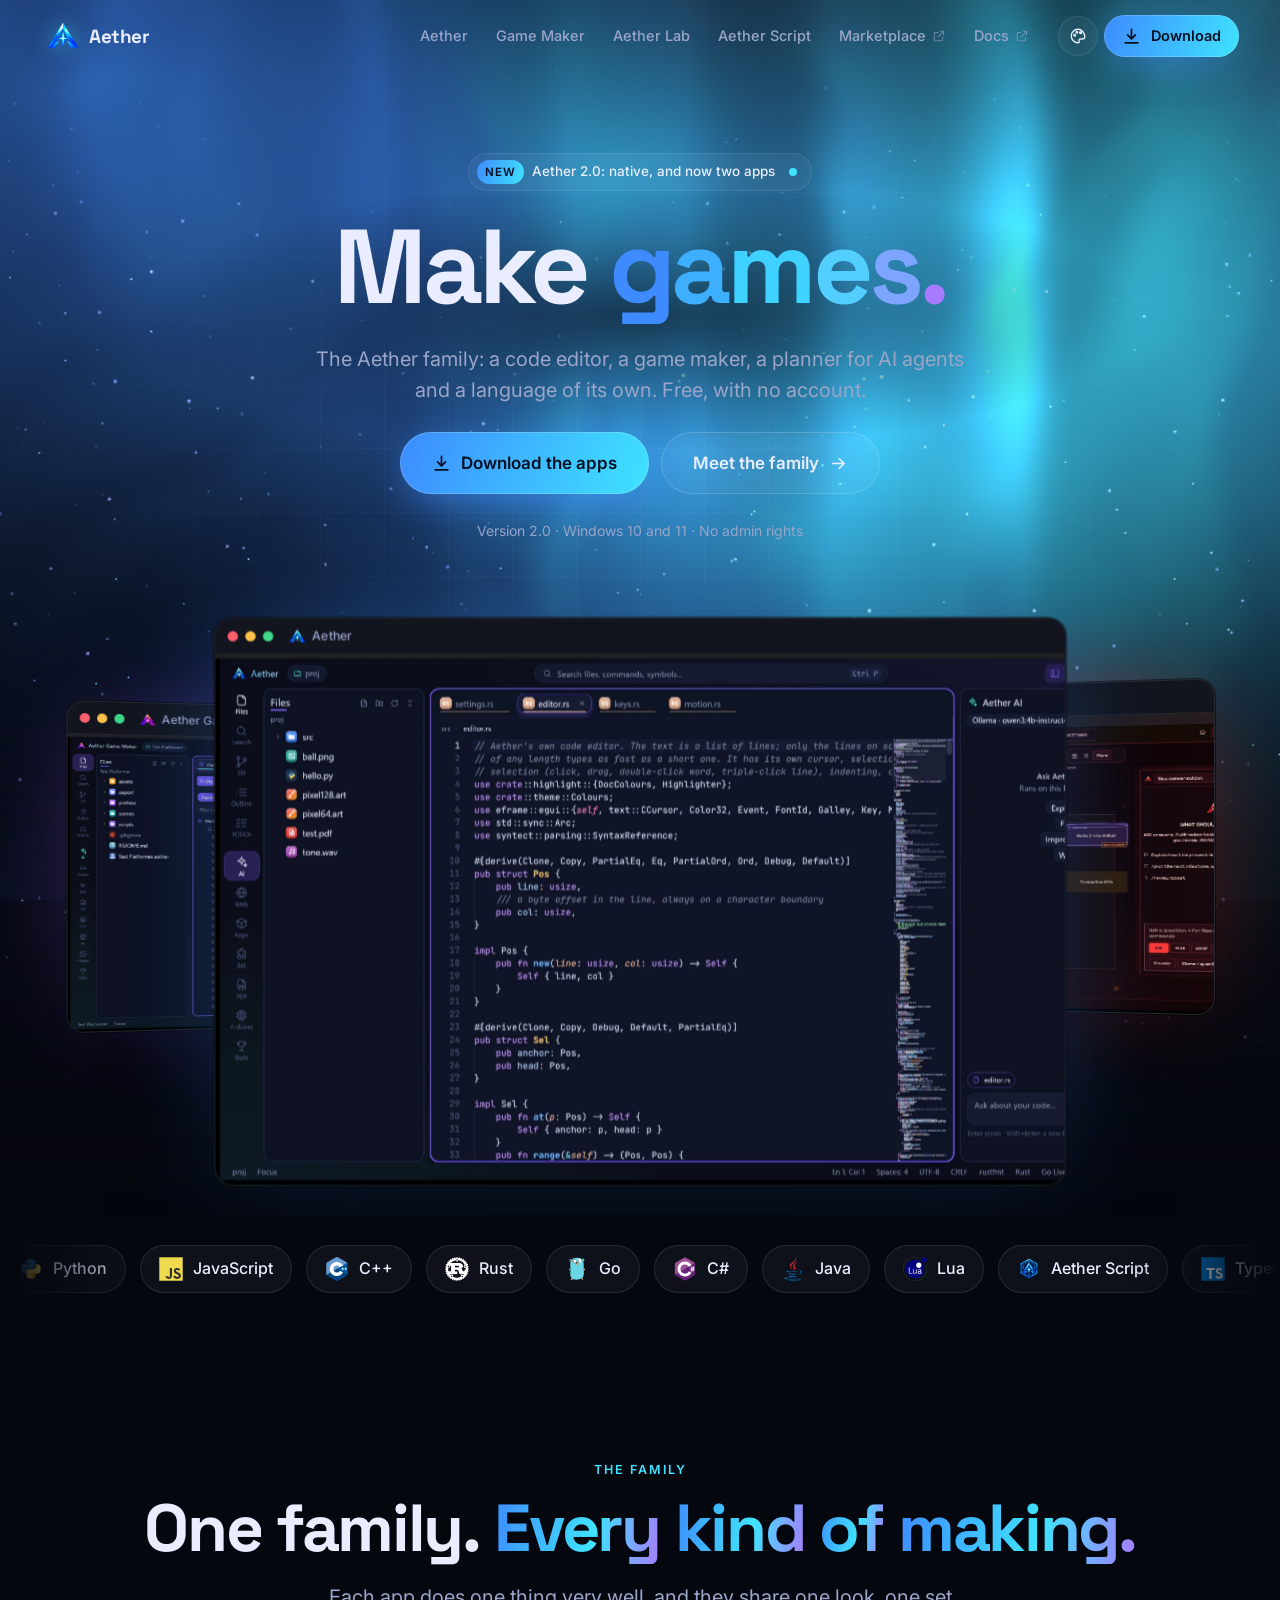
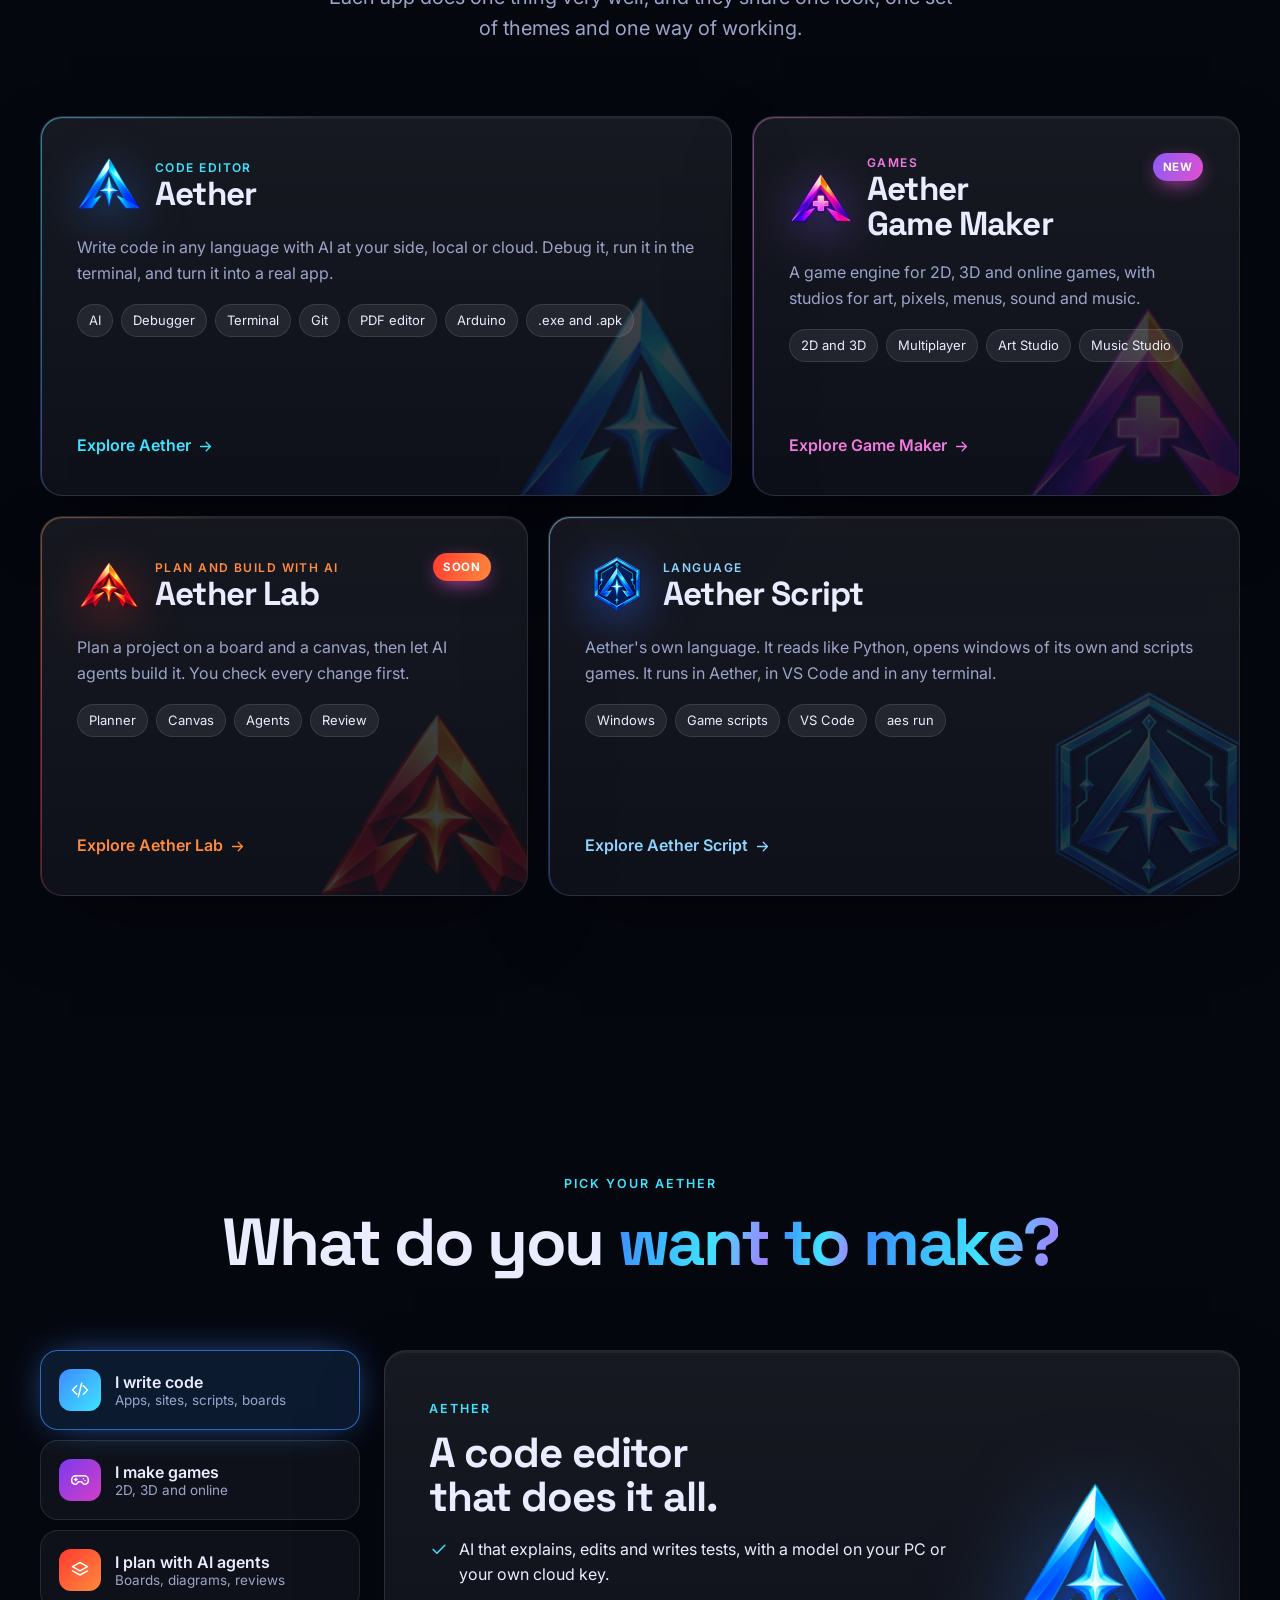
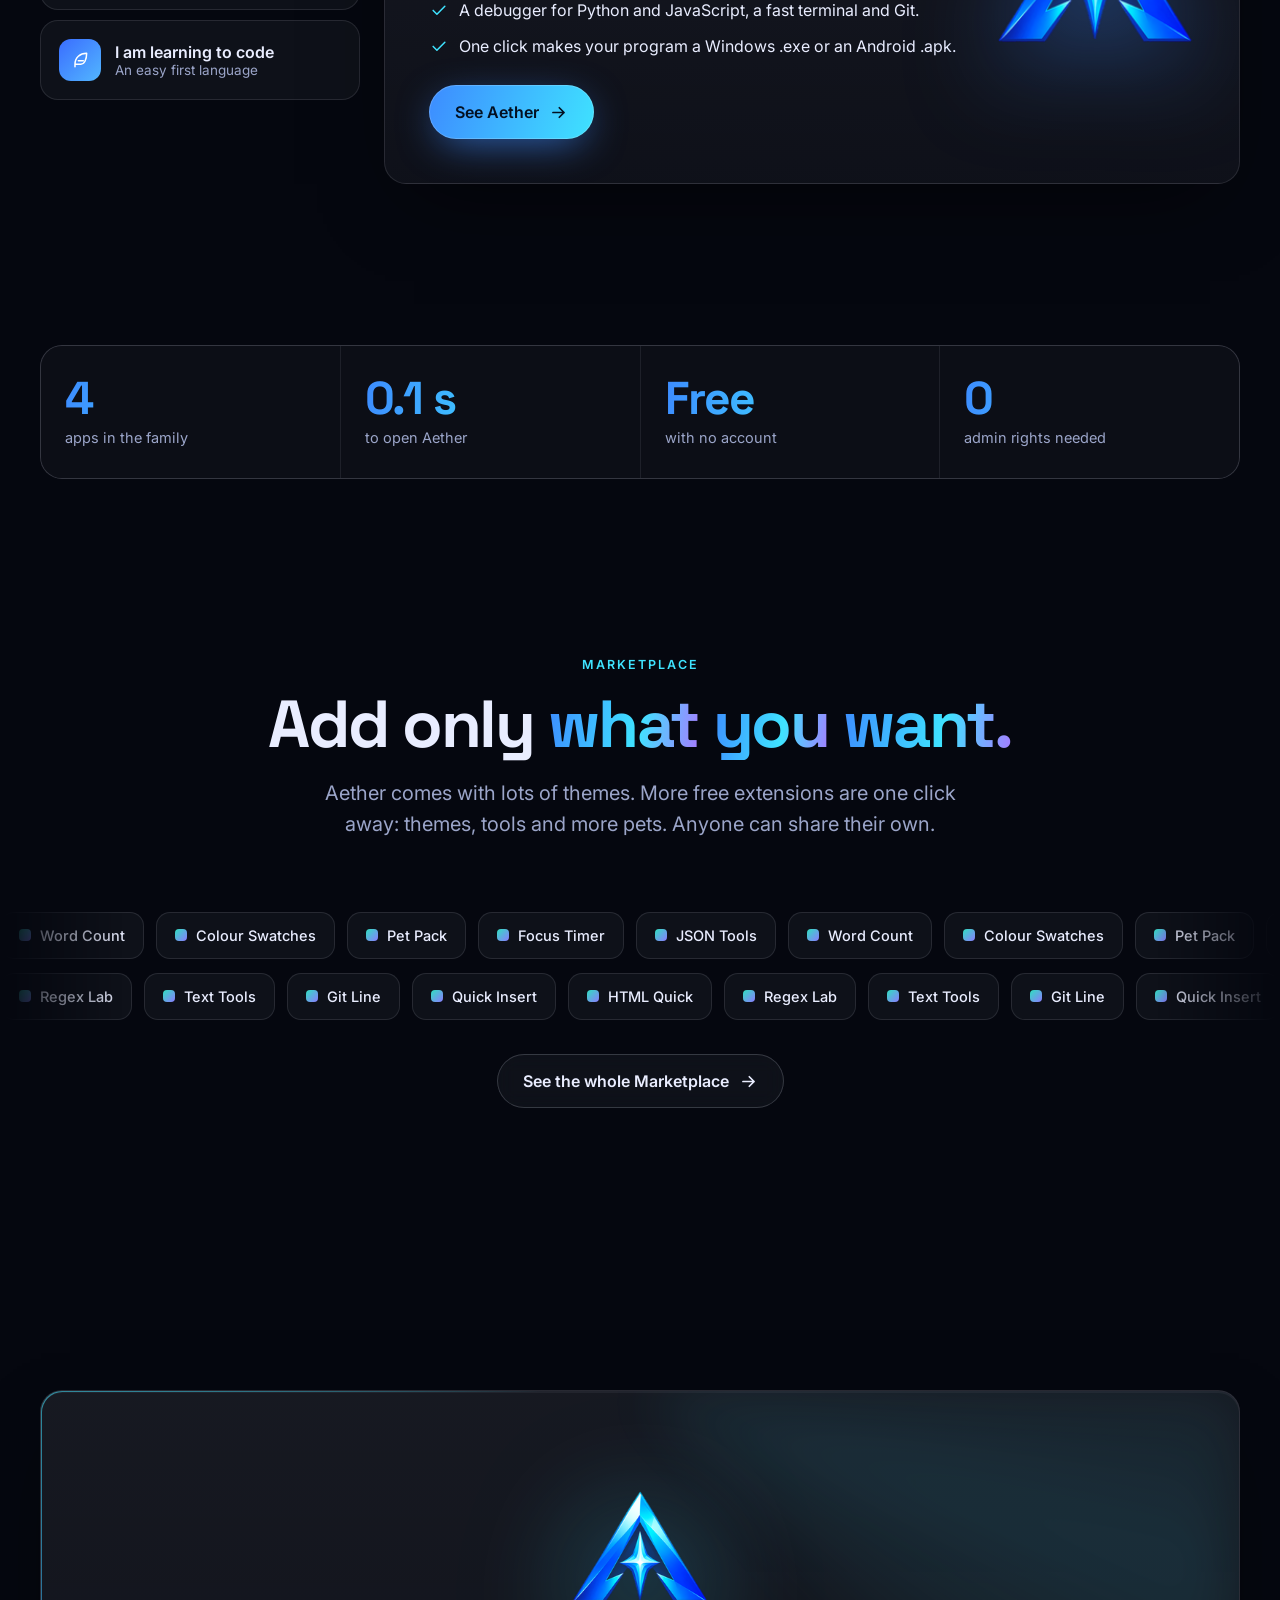
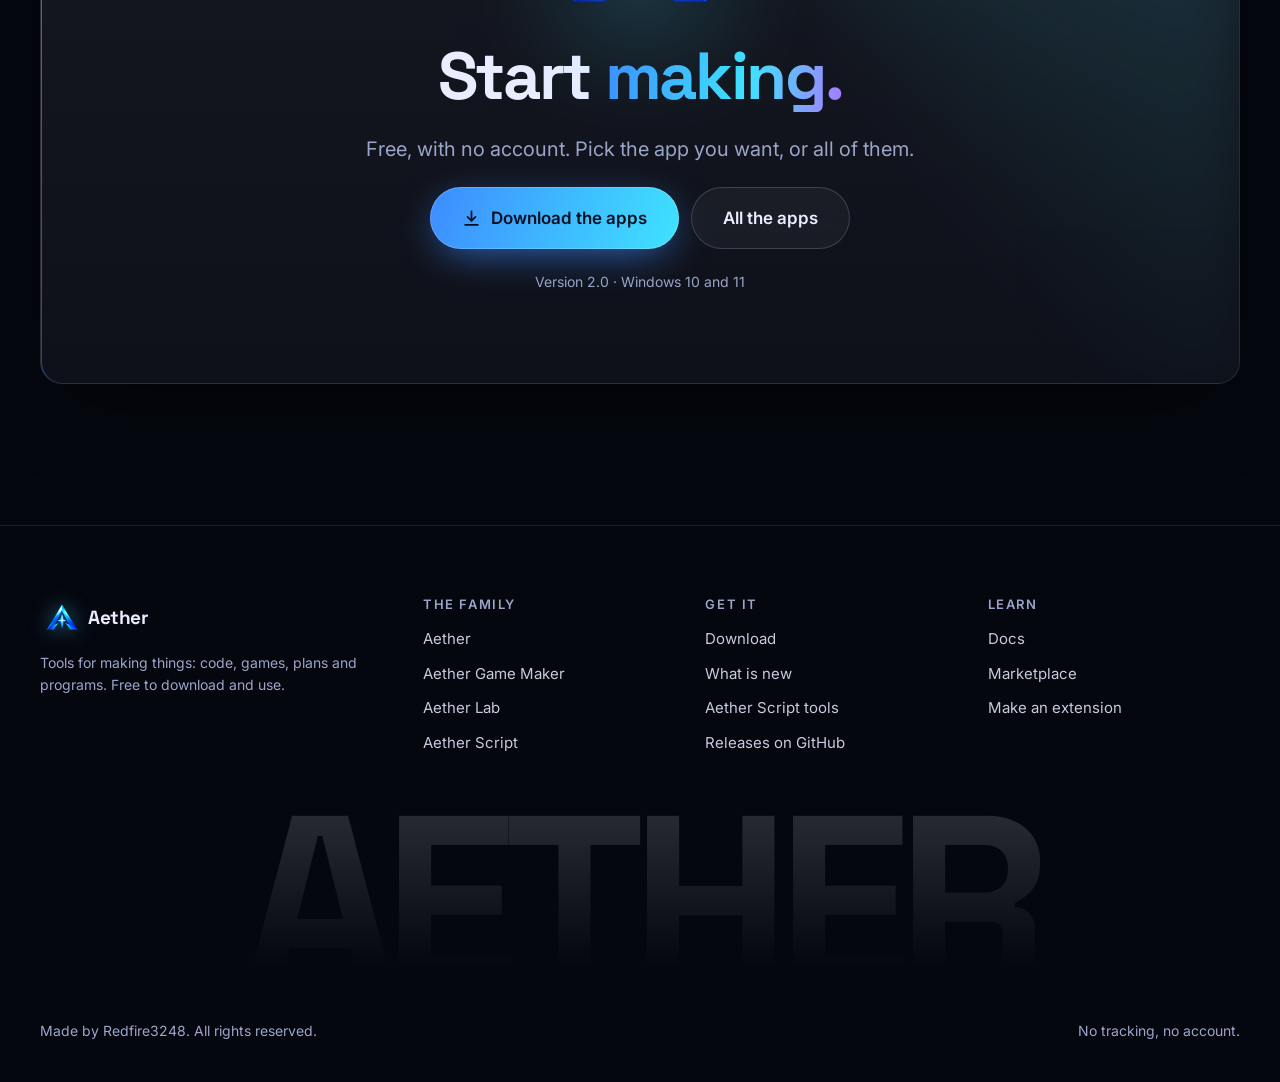
<file: index.html>
<!doctype html>
<html lang="en">
<head>
  <meta charset="utf-8">
  <meta name="viewport" content="width=device-width, initial-scale=1">
  <title>Aether: make anything</title>
  <meta name="description" content="The Aether family: a code editor, a game maker, a planner for AI agents and a language of its own. Free, with no account.">
  <meta name="theme-color" content="#05070f">
  <meta property="og:title" content="Aether: make anything">
  <meta property="og:description" content="The Aether family: a code editor, a game maker, a planner for AI agents and a language of its own. Free, with no account.">
  <meta property="og:image" content="assets/logo.png">
  <link rel="icon" href="assets/logo-64.png" type="image/png">
  <link rel="apple-touch-icon" href="assets/logo-192.png">
  <link rel="preconnect" href="https://fonts.googleapis.com">
  <link rel="preconnect" href="https://fonts.gstatic.com" crossorigin>
  <link href="https://fonts.googleapis.com/css2?family=Inter:wght@400;500;600&family=Space+Grotesk:wght@500;700&display=swap" rel="stylesheet">
  <link rel="stylesheet" href="assets/css/site.css?v=6">
  <script>try{var t=localStorage.getItem('aether-site-theme');if(t&&/Paper/.test(t))document.documentElement.dataset.mode='light'}catch(e){}</script>
  <script>(function(){var h=location.hash,m={'#versions':'download.html#new','#get':'download.html','#download':'download.html','#aether-script':'script.html#aether-script','#story':'aether.html#tour','#live':'aether.html#tools'};if(m[h])location.replace(m[h])})()</script>
</head>
<body data-page="home">
  <a class="skip" href="#main">Skip to the page</a>
  <div class="progress" aria-hidden="true"><i></i></div>
  <div class="bg-lights" aria-hidden="true"><i></i><i></i></div>
  <div class="grain" aria-hidden="true"></div>
  <header class="nav">
    <div class="nav-in">
      <a class="brand" href="index.html" aria-label="Aether, home"><img src="assets/logo-64.png" alt="" width="32" height="32"><span>Aether</span></a>
      <nav class="nav-links" aria-label="Main"><a href="aether.html">Aether</a><a href="game-maker.html">Game Maker</a><a href="lab.html">Aether Lab</a><a href="script.html">Aether Script</a><a href="https://redfire3248.github.io/aether-marketplace/marketplace.html">Marketplace<svg class="ic " aria-hidden="true"><use href="assets/icons.svg#external"/></svg></a><a href="https://redfire3248.github.io/aether-marketplace/docs.html">Docs<svg class="ic " aria-hidden="true"><use href="assets/icons.svg#external"/></svg></a></nav>
      <div class="nav-tools">
        <div class="theme-pick">
          <button class="icon-btn" id="theme-btn" type="button" aria-haspopup="true" aria-expanded="false" aria-controls="theme-menu" aria-label="Change the theme"><svg class="ic " aria-hidden="true"><use href="assets/icons.svg#palette"/></svg></button>
          <div class="theme-menu" id="theme-menu" role="group" aria-label="Themes" hidden></div>
        </div>
        <a class="btn small nav-get magnet" href="download.html"><svg class="ic " aria-hidden="true"><use href="assets/icons.svg#download"/></svg>Download</a>
        <button class="icon-btn nav-menu" id="nav-menu" type="button" aria-expanded="false" aria-controls="nav-panel" aria-label="Menu"><svg class="ic" aria-hidden="true"><use href="assets/icons.svg#menu"/></svg></button>
      </div>
    </div>
  </header>
  <div class="nav-panel" id="nav-panel" hidden><a href="aether.html"><img src="assets/logo-64.png" alt="" width="26" height="26">Aether</a><a href="game-maker.html"><img src="assets/game-maker-logo-64.png" alt="" width="26" height="26">Game Maker</a><a href="lab.html"><img src="assets/lab-logo-64.png" alt="" width="26" height="26">Aether Lab</a><a href="script.html"><img src="img/aether-script.png" alt="" width="26" height="26">Aether Script</a><a href="https://redfire3248.github.io/aether-marketplace/marketplace.html"><svg class="ic " aria-hidden="true"><use href="assets/icons.svg#bag"/></svg>Marketplace</a><a href="https://redfire3248.github.io/aether-marketplace/docs.html"><svg class="ic " aria-hidden="true"><use href="assets/icons.svg#book"/></svg>Docs</a><a class="btn" href="download.html"><svg class="ic " aria-hidden="true"><use href="assets/icons.svg#download"/></svg>Download the apps</a></div>
  <main id="main">
    <section class="hero" aria-labelledby="hero-h">
      <div class="hero-fallback" aria-hidden="true"></div>
      <canvas class="hero-gl" aria-hidden="true"></canvas>
      <div class="hero-grid" aria-hidden="true"></div>
      <div class="wrap hero-copy">
        <a class="chip-tag rise" style="--d:0" href="download.html#new"><b>New</b><span>Aether 2.0: native, and now two apps</span><span class="dot" aria-hidden="true"></span></a>
        <h1 class="display rise" style="--d:1" id="hero-h" aria-label="Make anything.">
          <span aria-hidden="true">Make <span class="rotor grad" id="rotor" data-words="anything.|code.|games.|pixel art.|plans.|circuits.|apps.|music."><span>anything.</span></span></span>
        </h1>
        <p class="lead rise" style="--d:2">The Aether family: a code editor, a game maker, a planner for AI agents and a language of its own. Free, with no account.</p>
        <div class="cta center rise" style="--d:3">
          <a class="btn big magnet" href="download.html#apps"><svg class="ic" aria-hidden="true"><use href="assets/icons.svg#download"/></svg>Download the apps</a>
          <a class="btn big ghost" href="#family">Meet the family<svg class="ic ic-arrow" aria-hidden="true"><use href="assets/icons.svg#arrow"/></svg></a>
        </div>
        <p class="meta rise" style="--d:4"><span>Version 2.0</span>&nbsp;·&nbsp;<span>Windows 10 and 11</span>&nbsp;·&nbsp;<span>No admin rights</span></p>
      </div>

      <div class="wrap">
        <div class="stage rise" style="--d:5" aria-label="Pictures of Aether, Aether Game Maker and Aether Lab" role="img">
          <div class="stage-in">
            <figure class="device d-l" data-fallback="game" aria-hidden="true">
              <div class="mk-bar"><i></i><i></i><i></i><b><img src="assets/game-maker-logo-64.png" alt="">Aether Game Maker</b></div>
              <div class="device-view"><img src="assets/shots/game-maker-scene.webp" alt="" decoding="async"><div class="device-empty"><img src="assets/game-maker-logo-192.png" alt=""><b>Aether Game Maker</b></div></div>
            </figure>
            <figure class="device d-r" aria-hidden="true">
              <div class="mk-bar"><i></i><i></i><i></i><b><img src="assets/lab-logo-64.png" alt="">Aether Lab</b></div>
              <div class="device-view"><img src="assets/shots/aether-lab.webp" alt="" decoding="async"><div class="device-empty"><img src="assets/lab-logo-192.png" alt=""><b>Aether Lab</b></div></div>
            </figure>
            <figure class="device d-c" data-fallback="editor" aria-hidden="true">
              <div class="mk-bar"><i></i><i></i><i></i><b><img src="assets/logo-64.png" alt="">Aether</b></div>
              <div class="device-view"><img src="assets/shots/aether.webp" alt="" decoding="async"><div class="device-empty"><img src="assets/logo-192.png" alt=""><b>Aether</b></div></div>
            </figure>
          </div>
        </div>
      </div>
    </section>

    <section class="ticker" aria-label="Languages Aether understands">
      <div class="tick-track" aria-hidden="true">
        <span><img src="img/lang/python.svg" alt="" width="24" height="24">Python</span><span><img src="img/lang/javascript.svg" alt="" width="24" height="24">JavaScript</span><span><img src="img/lang/cplusplus.svg" alt="" width="24" height="24">C++</span><span><img src="img/lang/rust.svg" class="ink" alt="" width="24" height="24">Rust</span><span><img src="img/lang/go.svg" alt="" width="24" height="24">Go</span><span><img src="img/lang/csharp.svg" alt="" width="24" height="24">C#</span><span><img src="img/lang/java.svg" alt="" width="24" height="24">Java</span><span><img src="img/lang/lua.svg" alt="" width="24" height="24">Lua</span><span><img src="img/lang/aether-script.png" alt="" width="24" height="24">Aether Script</span><span><img src="img/lang/typescript.svg" alt="" width="24" height="24">TypeScript</span><span><img src="img/lang/html5.svg" alt="" width="24" height="24">HTML</span><span><img src="img/lang/arduino.svg" alt="" width="24" height="24">Arduino</span>
        <span><img src="img/lang/python.svg" alt="" width="24" height="24">Python</span><span><img src="img/lang/javascript.svg" alt="" width="24" height="24">JavaScript</span><span><img src="img/lang/cplusplus.svg" alt="" width="24" height="24">C++</span><span><img src="img/lang/rust.svg" class="ink" alt="" width="24" height="24">Rust</span><span><img src="img/lang/go.svg" alt="" width="24" height="24">Go</span><span><img src="img/lang/csharp.svg" alt="" width="24" height="24">C#</span><span><img src="img/lang/java.svg" alt="" width="24" height="24">Java</span><span><img src="img/lang/lua.svg" alt="" width="24" height="24">Lua</span><span><img src="img/lang/aether-script.png" alt="" width="24" height="24">Aether Script</span><span><img src="img/lang/typescript.svg" alt="" width="24" height="24">TypeScript</span><span><img src="img/lang/html5.svg" alt="" width="24" height="24">HTML</span><span><img src="img/lang/arduino.svg" alt="" width="24" height="24">Arduino</span>
      </div>
    </section>

    <section class="sec" id="family" aria-labelledby="fam-h">
      <div class="wrap">
        <header class="sec-head center">
          <p class="eyebrow" data-r>The family</p>
          <h2 class="h2 split" id="fam-h">One family. <span class="g">Every kind of making.</span></h2>
          <p class="lead" data-r>Each app does one thing very well, and they share one look, one set of themes and one way of working.</p>
        </header>
        <div class="family">
          <a class="fam card glow c-ae wide" href="aether.html" data-r data-tilt="4">
            <div class="fam-top"><img class="fam-logo" src="assets/logo-192.png" alt="" width="64" height="64"><div><p class="tag">Code editor</p><h3>Aether</h3></div></div>
            <p>Write code in any language with AI at your side, local or cloud. Debug it, run it in the terminal, and turn it into a real app.</p>
            <ul><li>AI</li><li>Debugger</li><li>Terminal</li><li>Git</li><li>PDF editor</li><li>Arduino</li><li>.exe and .apk</li></ul>
            <span class="more-link">Explore Aether<svg class="ic" aria-hidden="true"><use href="assets/icons.svg#arrow"/></svg></span>
            <img class="fam-art" src="assets/logo-192.png" alt="">
          </a>
          <a class="fam card glow c-gm narrow" href="game-maker.html" data-r style="--i:1" data-tilt="4">
            <div class="fam-top"><img class="fam-logo" src="assets/game-maker-logo-192.png" alt="" width="64" height="64"><div><p class="tag">Games</p><h3>Aether Game Maker</h3></div><span class="badge">New</span></div>
            <p>A game engine for 2D, 3D and online games, with studios for art, pixels, menus, sound and music.</p>
            <ul><li>2D and 3D</li><li>Multiplayer</li><li>Art Studio</li><li>Music Studio</li></ul>
            <span class="more-link">Explore Game Maker<svg class="ic" aria-hidden="true"><use href="assets/icons.svg#arrow"/></svg></span>
            <img class="fam-art" src="assets/game-maker-logo-192.png" alt="">
          </a>
          <a class="fam card glow c-lab narrow" href="lab.html" data-r data-tilt="4">
            <div class="fam-top"><img class="fam-logo" src="assets/lab-logo-192.png" alt="" width="64" height="64"><div><p class="tag">Plan and build with AI</p><h3>Aether Lab</h3></div><span class="badge" style="background:linear-gradient(110deg,#ff3b30,#ff8a3d)">Soon</span></div>
            <p>Plan a project on a board and a canvas, then let AI agents build it. You check every change first.</p>
            <ul><li>Planner</li><li>Canvas</li><li>Agents</li><li>Review</li></ul>
            <span class="more-link">Explore Aether Lab<svg class="ic" aria-hidden="true"><use href="assets/icons.svg#arrow"/></svg></span>
            <img class="fam-art" src="assets/lab-logo-192.png" alt="">
          </a>
          <a class="fam card glow c-as wide" href="script.html" data-r style="--i:1" data-tilt="4">
            <div class="fam-top"><img class="fam-logo" src="img/aether-script.png" alt="" width="64" height="64"><div><p class="tag">Language</p><h3>Aether Script</h3></div></div>
            <p>Aether's own language. It reads like Python, opens windows of its own and scripts games. It runs in Aether, in VS Code and in any terminal.</p>
            <ul><li>Windows</li><li>Game scripts</li><li>VS Code</li><li>aes run</li></ul>
            <span class="more-link">Explore Aether Script<svg class="ic" aria-hidden="true"><use href="assets/icons.svg#arrow"/></svg></span>
            <img class="fam-art" src="img/aether-script.png" alt="">
          </a>
        </div>
      </div>
    </section>

    <section class="sec" id="pick" aria-labelledby="pick-h">
      <div class="wrap">
        <header class="sec-head center">
          <p class="eyebrow" data-r>Pick your Aether</p>
          <h2 class="h2 split" id="pick-h">What do you <span class="g">want to make?</span></h2>
        </header>
        <div class="pick" data-r>
          <div class="pick-tabs" role="tablist" aria-label="What you want to make" aria-orientation="vertical">
            <button class="pick-tab c-ae" role="tab" id="pt-1" aria-controls="pp-1" aria-selected="true"><span class="pi"><svg class="ic" aria-hidden="true"><use href="assets/icons.svg#code"/></svg></span><span>I write code<small>Apps, sites, scripts, boards</small></span></button>
            <button class="pick-tab c-gm" role="tab" id="pt-2" aria-controls="pp-2" aria-selected="false" tabindex="-1"><span class="pi"><svg class="ic" aria-hidden="true"><use href="assets/icons.svg#pad"/></svg></span><span>I make games<small>2D, 3D and online</small></span></button>
            <button class="pick-tab c-lab" role="tab" id="pt-3" aria-controls="pp-3" aria-selected="false" tabindex="-1"><span class="pi"><svg class="ic" aria-hidden="true"><use href="assets/icons.svg#layers"/></svg></span><span>I plan with AI agents<small>Boards, diagrams, reviews</small></span></button>
            <button class="pick-tab c-as" role="tab" id="pt-4" aria-controls="pp-4" aria-selected="false" tabindex="-1"><span class="pi"><svg class="ic" aria-hidden="true"><use href="assets/icons.svg#feather"/></svg></span><span>I am learning to code<small>An easy first language</small></span></button>
          </div>
          <div class="pick-panel card c-ae show" role="tabpanel" id="pp-1" aria-labelledby="pt-1">
            <div>
              <p class="eyebrow" style="color:var(--c2)">Aether</p>
              <h3>A code editor that does it all.</h3>
              <ul>
                <li><svg class="ic" aria-hidden="true"><use href="assets/icons.svg#check"/></svg>AI that explains, edits and writes tests, with a model on your PC or your own cloud key.</li>
                <li><svg class="ic" aria-hidden="true"><use href="assets/icons.svg#check"/></svg>A debugger for Python and JavaScript, a fast terminal and Git.</li>
                <li><svg class="ic" aria-hidden="true"><use href="assets/icons.svg#check"/></svg>One click makes your program a Windows .exe or an Android .apk.</li>
              </ul>
              <a class="btn" href="aether.html">See Aether<svg class="ic ic-arrow" aria-hidden="true"><use href="assets/icons.svg#arrow"/></svg></a>
            </div>
            <img class="pick-logo" src="assets/logo-192.png" alt="" width="200" height="200">
          </div>
          <div class="pick-panel card c-gm" role="tabpanel" id="pp-2" aria-labelledby="pt-2" hidden>
            <div>
              <p class="eyebrow" style="color:var(--c2)">Aether Game Maker</p>
              <h3>Make the game, then play it right there.</h3>
              <ul>
                <li><svg class="ic" aria-hidden="true"><use href="assets/icons.svg#check"/></svg>2D and 3D scenes, scripts and templates to start from.</li>
                <li><svg class="ic" aria-hidden="true"><use href="assets/icons.svg#check"/></svg>Draw, animate with bones, make sounds and songs, design the menus.</li>
                <li><svg class="ic" aria-hidden="true"><use href="assets/icons.svg#check"/></svg>Play with friends over Wi-Fi or online. Export to Windows, Android and the web.</li>
              </ul>
              <a class="btn" href="game-maker.html">See Game Maker<svg class="ic ic-arrow" aria-hidden="true"><use href="assets/icons.svg#arrow"/></svg></a>
            </div>
            <img class="pick-logo" src="assets/game-maker-logo-192.png" alt="" width="200" height="200">
          </div>
          <div class="pick-panel card c-lab" role="tabpanel" id="pp-3" aria-labelledby="pt-3" hidden>
            <div>
              <p class="eyebrow" style="color:var(--c2)">Aether Lab</p>
              <h3>Plan it visually. Let the agents build it.</h3>
              <ul>
                <li><svg class="ic" aria-hidden="true"><use href="assets/icons.svg#check"/></svg>Milestones, a task board, a timeline and a canvas that links to real tasks.</li>
                <li><svg class="ic" aria-hidden="true"><use href="assets/icons.svg#check"/></svg>Any AI: local models, your own cloud keys, Claude Code or Codex.</li>
                <li><svg class="ic" aria-hidden="true"><use href="assets/icons.svg#check"/></svg>Agents work in a copy. Nothing reaches your files until you accept it.</li>
              </ul>
              <a class="btn" href="lab.html">See Aether Lab<svg class="ic ic-arrow" aria-hidden="true"><use href="assets/icons.svg#arrow"/></svg></a>
            </div>
            <img class="pick-logo" src="assets/lab-logo-192.png" alt="" width="200" height="200">
          </div>
          <div class="pick-panel card c-as" role="tabpanel" id="pp-4" aria-labelledby="pt-4" hidden>
            <div>
              <p class="eyebrow" style="color:var(--c2)">Aether Script</p>
              <h3>A first language that makes real things.</h3>
              <ul>
                <li><svg class="ic" aria-hidden="true"><use href="assets/icons.svg#check"/></svg>It reads like Python: no brackets to forget.</li>
                <li><svg class="ic" aria-hidden="true"><use href="assets/icons.svg#check"/></svg>Open a window with buttons or a canvas in a few lines.</li>
                <li><svg class="ic" aria-hidden="true"><use href="assets/icons.svg#check"/></svg>The same language scripts games in Game Maker.</li>
              </ul>
              <a class="btn" href="script.html">See Aether Script<svg class="ic ic-arrow" aria-hidden="true"><use href="assets/icons.svg#arrow"/></svg></a>
            </div>
            <img class="pick-logo" src="img/aether-script.png" alt="" width="200" height="200">
          </div>
        </div>
      </div>
    </section>

    <section class="sec" aria-label="Aether in numbers" style="padding-block:20px 40px">
      <div class="wrap">
        <div class="stats" data-r>
          <div class="stat"><b class="grad">4</b><span>apps in the family</span></div>
          <div class="stat"><b class="grad">0.1 s</b><span>to open Aether</span></div>
          <div class="stat"><b class="grad">Free</b><span>with no account</span></div>
          <div class="stat"><b class="grad">0</b><span>admin rights needed</span></div>
        </div>
      </div>
    </section>

    <section class="sec" id="market" aria-labelledby="mk-h">
      <div class="wrap">
        <header class="sec-head center">
          <p class="eyebrow" data-r>Marketplace</p>
          <h2 class="h2 split" id="mk-h">Add only <span class="g">what you want.</span></h2>
          <p class="lead" data-r>Aether comes with lots of themes. More free extensions are one click away: themes, tools and more pets. Anyone can share their own.</p>
        </header>
      </div>
      <div class="rails" aria-hidden="true"><div class="rail" id="rail1"></div><div class="rail back" id="rail2"></div></div>
      <p class="center" style="margin-top:34px"><a class="btn ghost" href="https://redfire3248.github.io/aether-marketplace/marketplace.html">See the whole Marketplace<svg class="ic ic-arrow" aria-hidden="true"><use href="assets/icons.svg#arrow"/></svg></a></p>
    </section>

    <section class="sec final" aria-labelledby="go-h">
      <div class="wrap">
        <div class="final-card card glow" data-r>
          <div class="rays" aria-hidden="true"></div>
          <img class="big-logo" src="assets/logo-192.png" alt="" width="140" height="140">
          <h2 class="h2 split" id="go-h">Start <span class="g">making.</span></h2>
          <p class="lead">Free, with no account. Pick the app you want, or all of them.</p>
          <div class="cta center">
            <a class="btn big magnet" href="download.html#apps"><svg class="ic" aria-hidden="true"><use href="assets/icons.svg#download"/></svg>Download the apps</a>
            <a class="btn big ghost" href="download.html#apps">All the apps</a>
          </div>
          <p class="meta" style="justify-content:center"><span>Version 2.0</span>&nbsp;·&nbsp;<span>Windows 10 and 11</span></p>
        </div>
      </div>
    </section>
  </main>

  <footer class="foot">
    <div class="wrap">
      <div class="foot-grid">
        <div>
          <a class="brand" href="index.html"><img src="assets/logo-64.png" alt="" width="32" height="32"><span>Aether</span></a>
          <p class="small">Tools for making things: code, games, plans and programs. Free to download and use.</p>
        </div>
        <div><h4>The family</h4><ul><li><a href="aether.html">Aether</a></li><li><a href="game-maker.html">Aether Game Maker</a></li><li><a href="lab.html">Aether Lab</a></li><li><a href="script.html">Aether Script</a></li></ul></div>
        <div><h4>Get it</h4><ul><li><a href="download.html">Download</a></li><li><a href="download.html#new">What is new</a></li><li><a href="script.html#aether-script">Aether Script tools</a></li><li><a href="https://github.com/Redfire3248/aether-download/releases">Releases on GitHub</a></li></ul></div>
        <div><h4>Learn</h4><ul><li><a href="https://redfire3248.github.io/aether-marketplace/docs.html">Docs</a></li><li><a href="https://redfire3248.github.io/aether-marketplace/marketplace.html">Marketplace</a></li><li><a href="https://github.com/Redfire3248/aether-marketplace">Make an extension</a></li></ul></div>
      </div>
      <p class="foot-word" aria-hidden="true">AETHER</p>
      <div class="foot-bottom small"><span>Made by Redfire3248. All rights reserved.</span><span>No tracking, no account.</span></div>
    </div>
  </footer>

  <script src="assets/js/site.js?v=6" defer></script>
  <script src="assets/js/aurora.js?v=4" defer></script>
  <script src="assets/js/fx.js?v=4" defer></script>
</body>
</html>
</file>
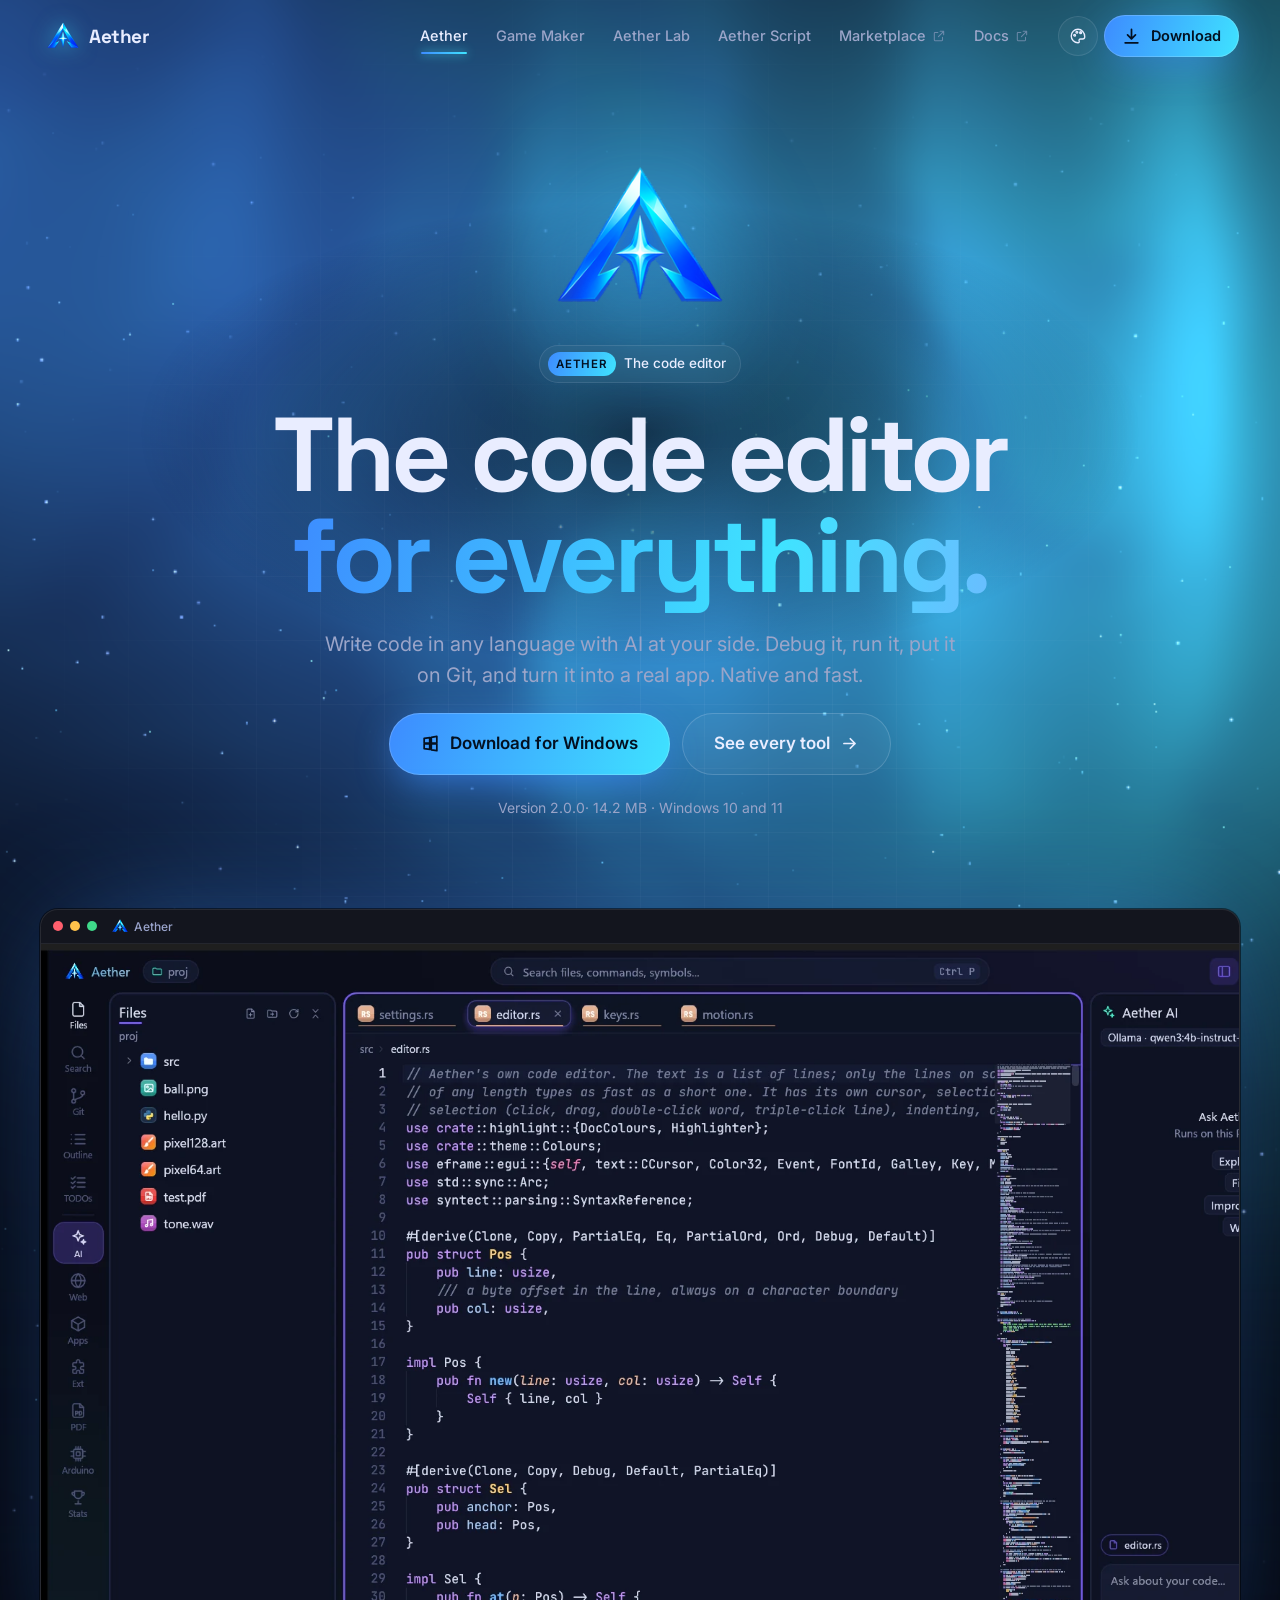
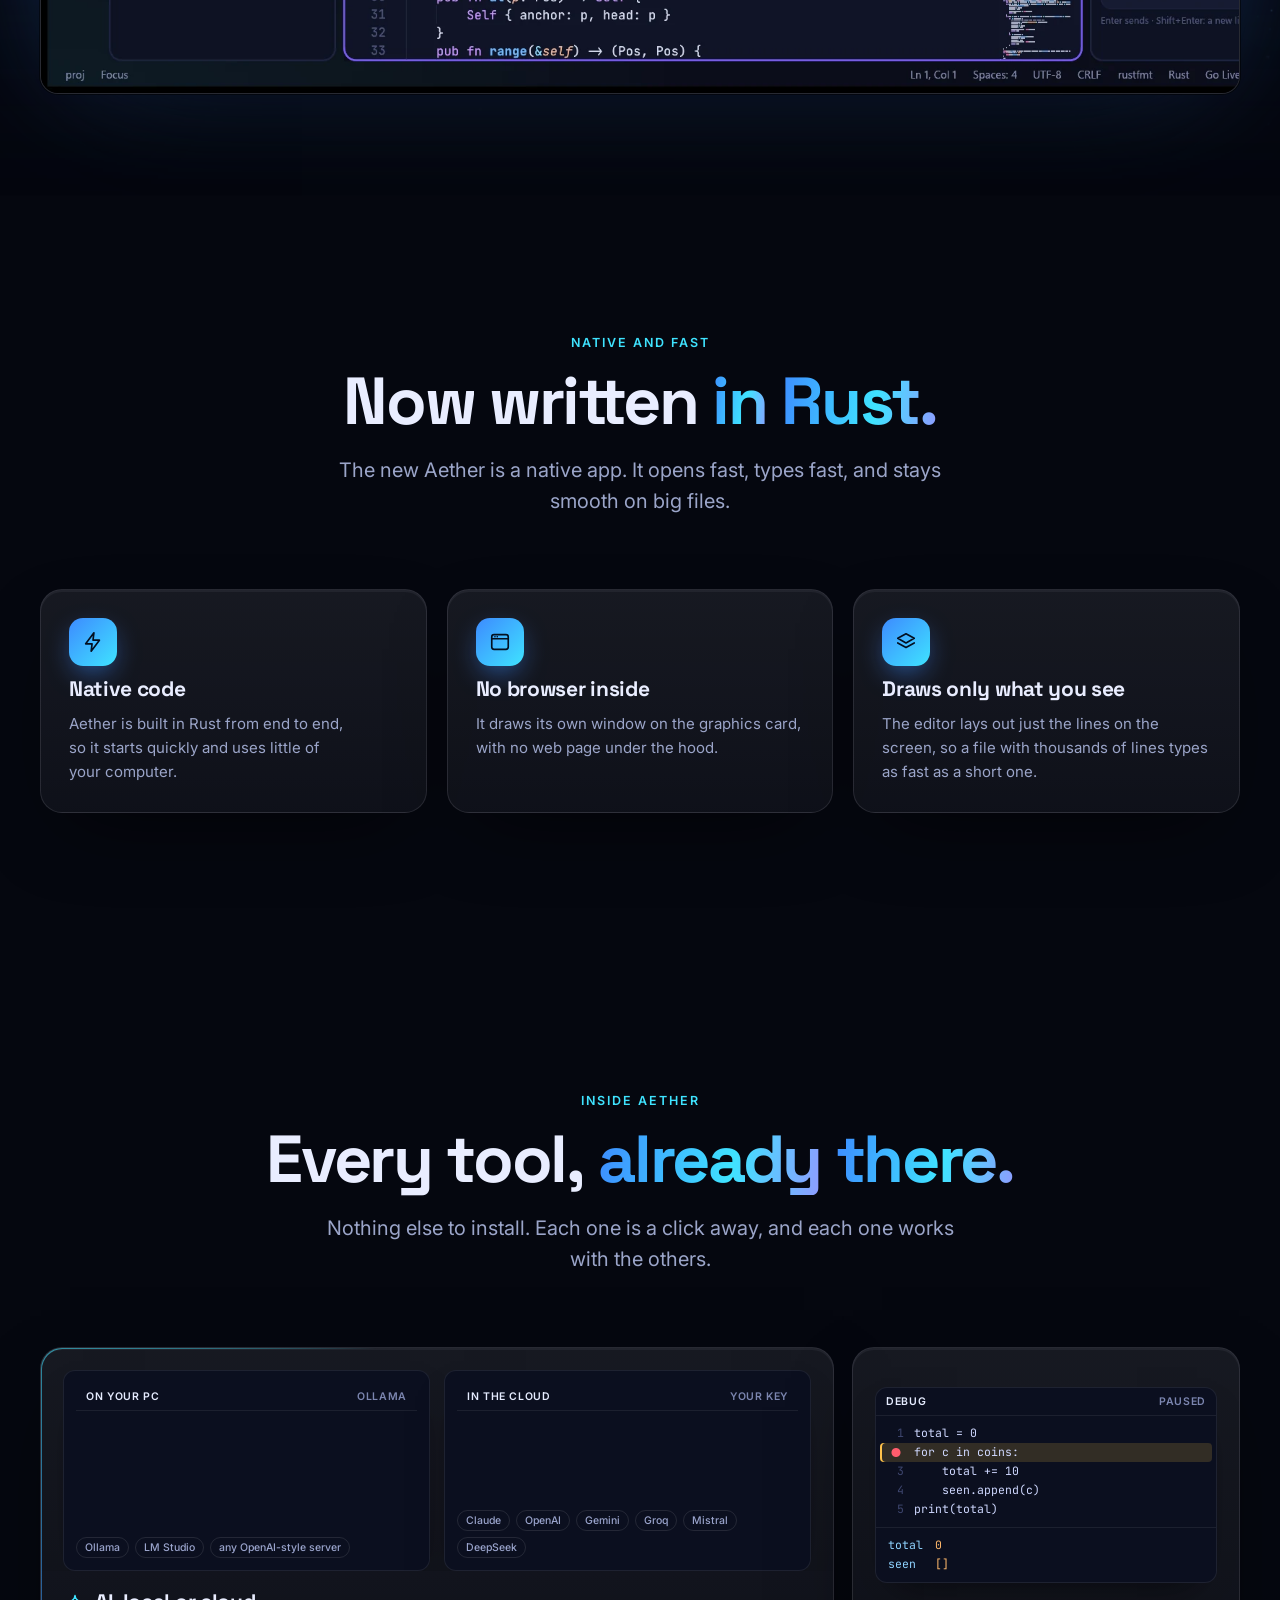
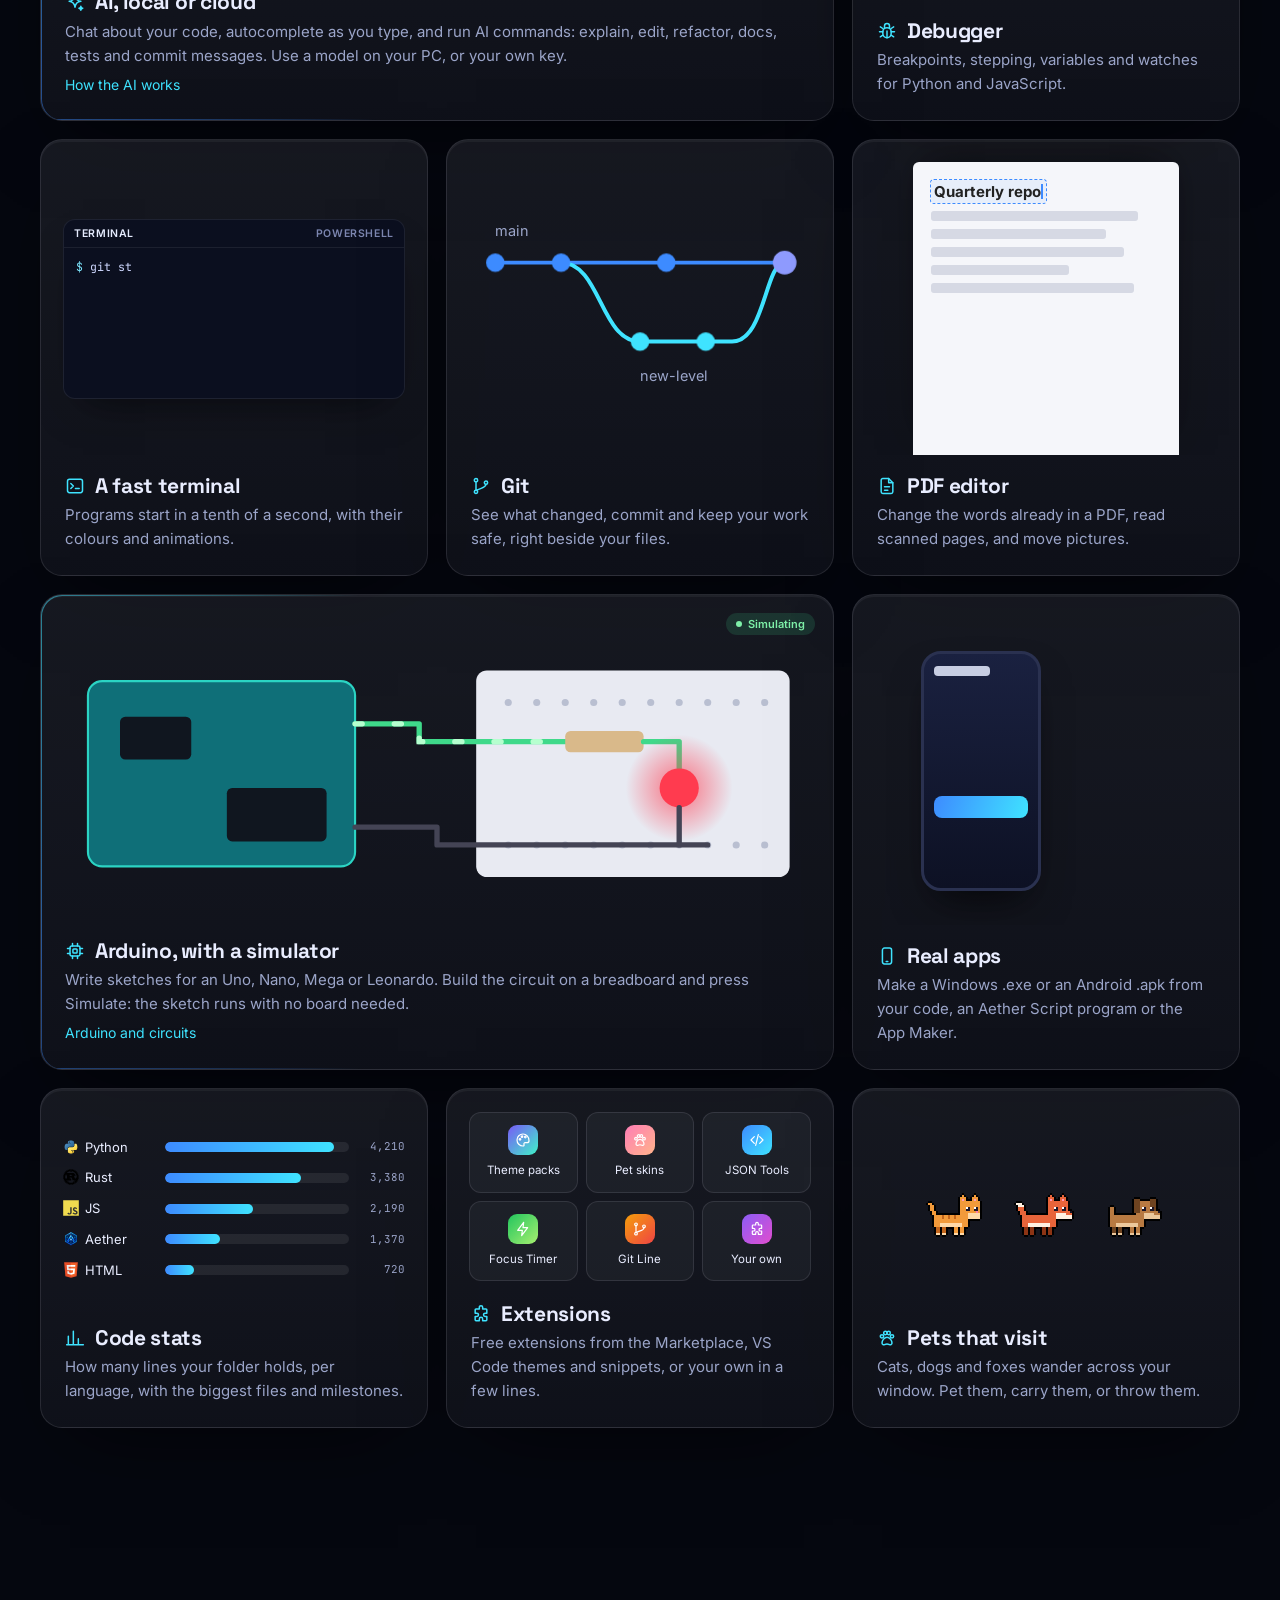
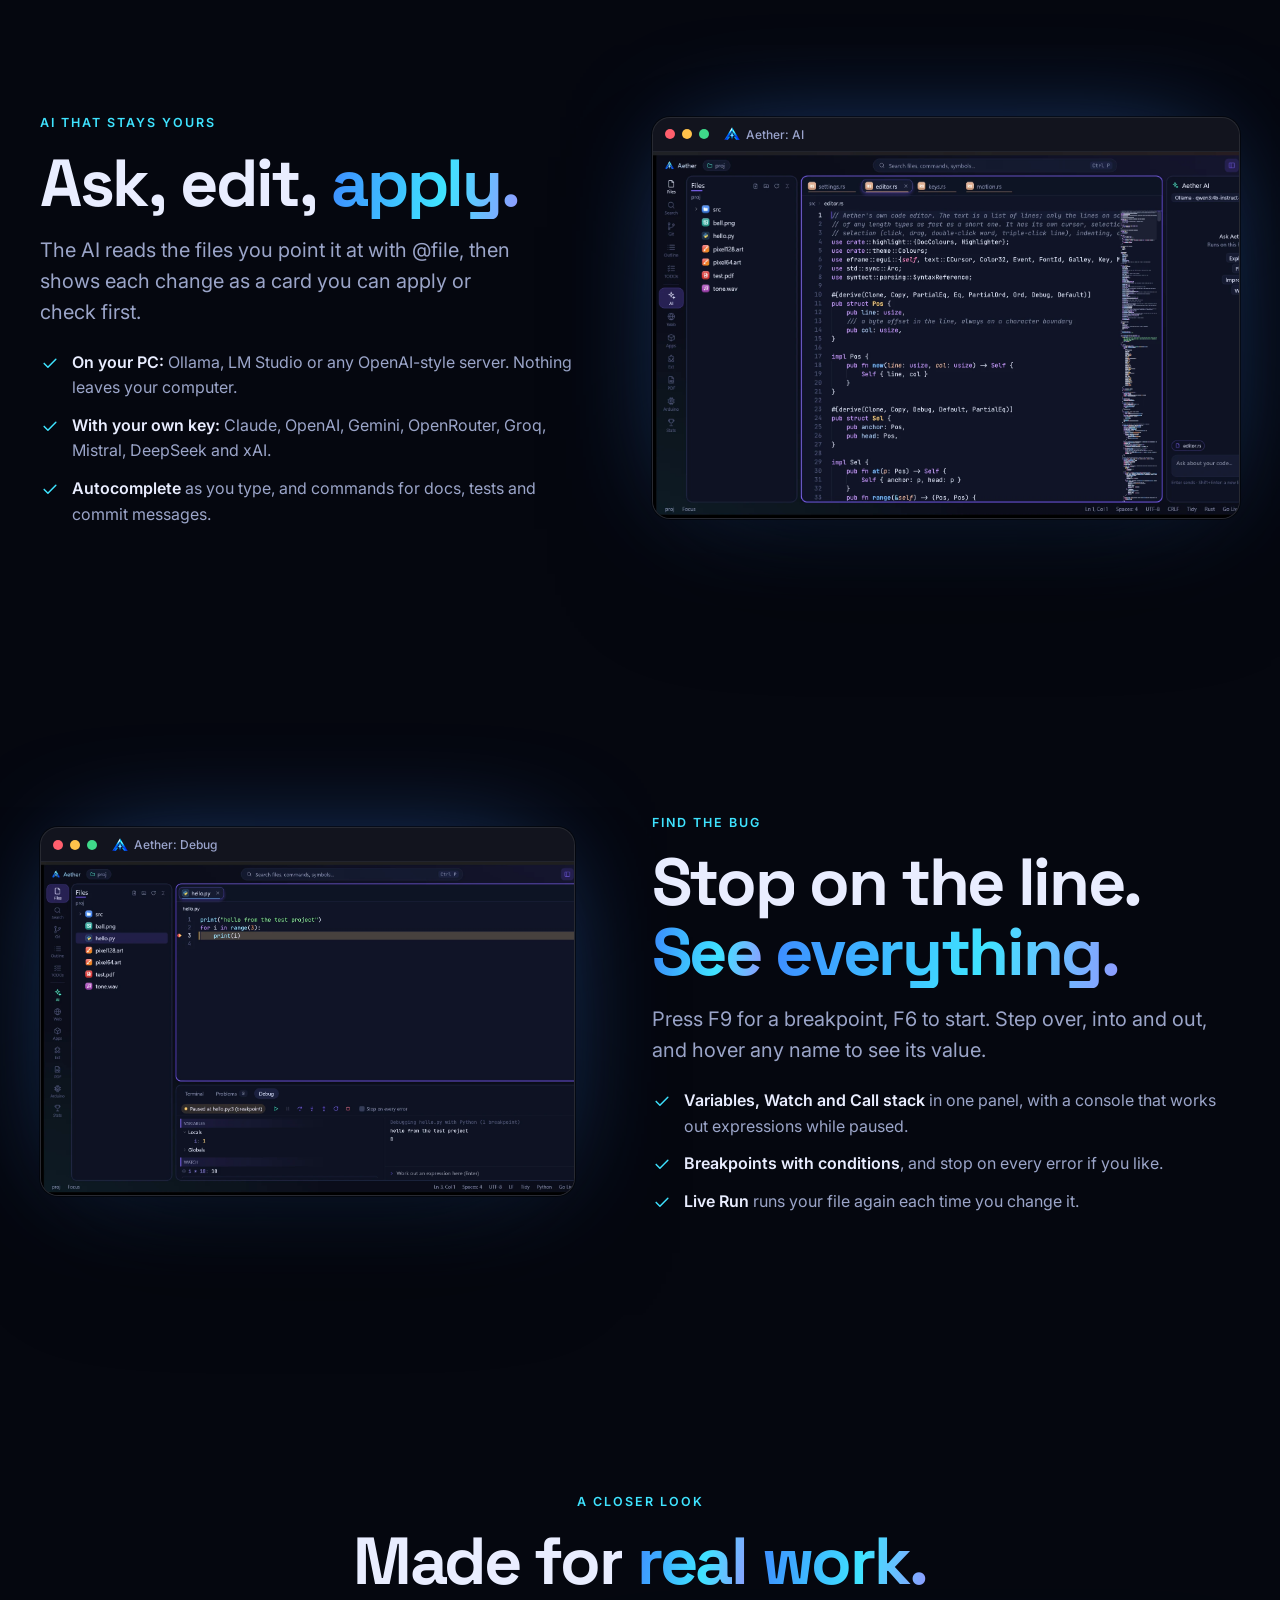
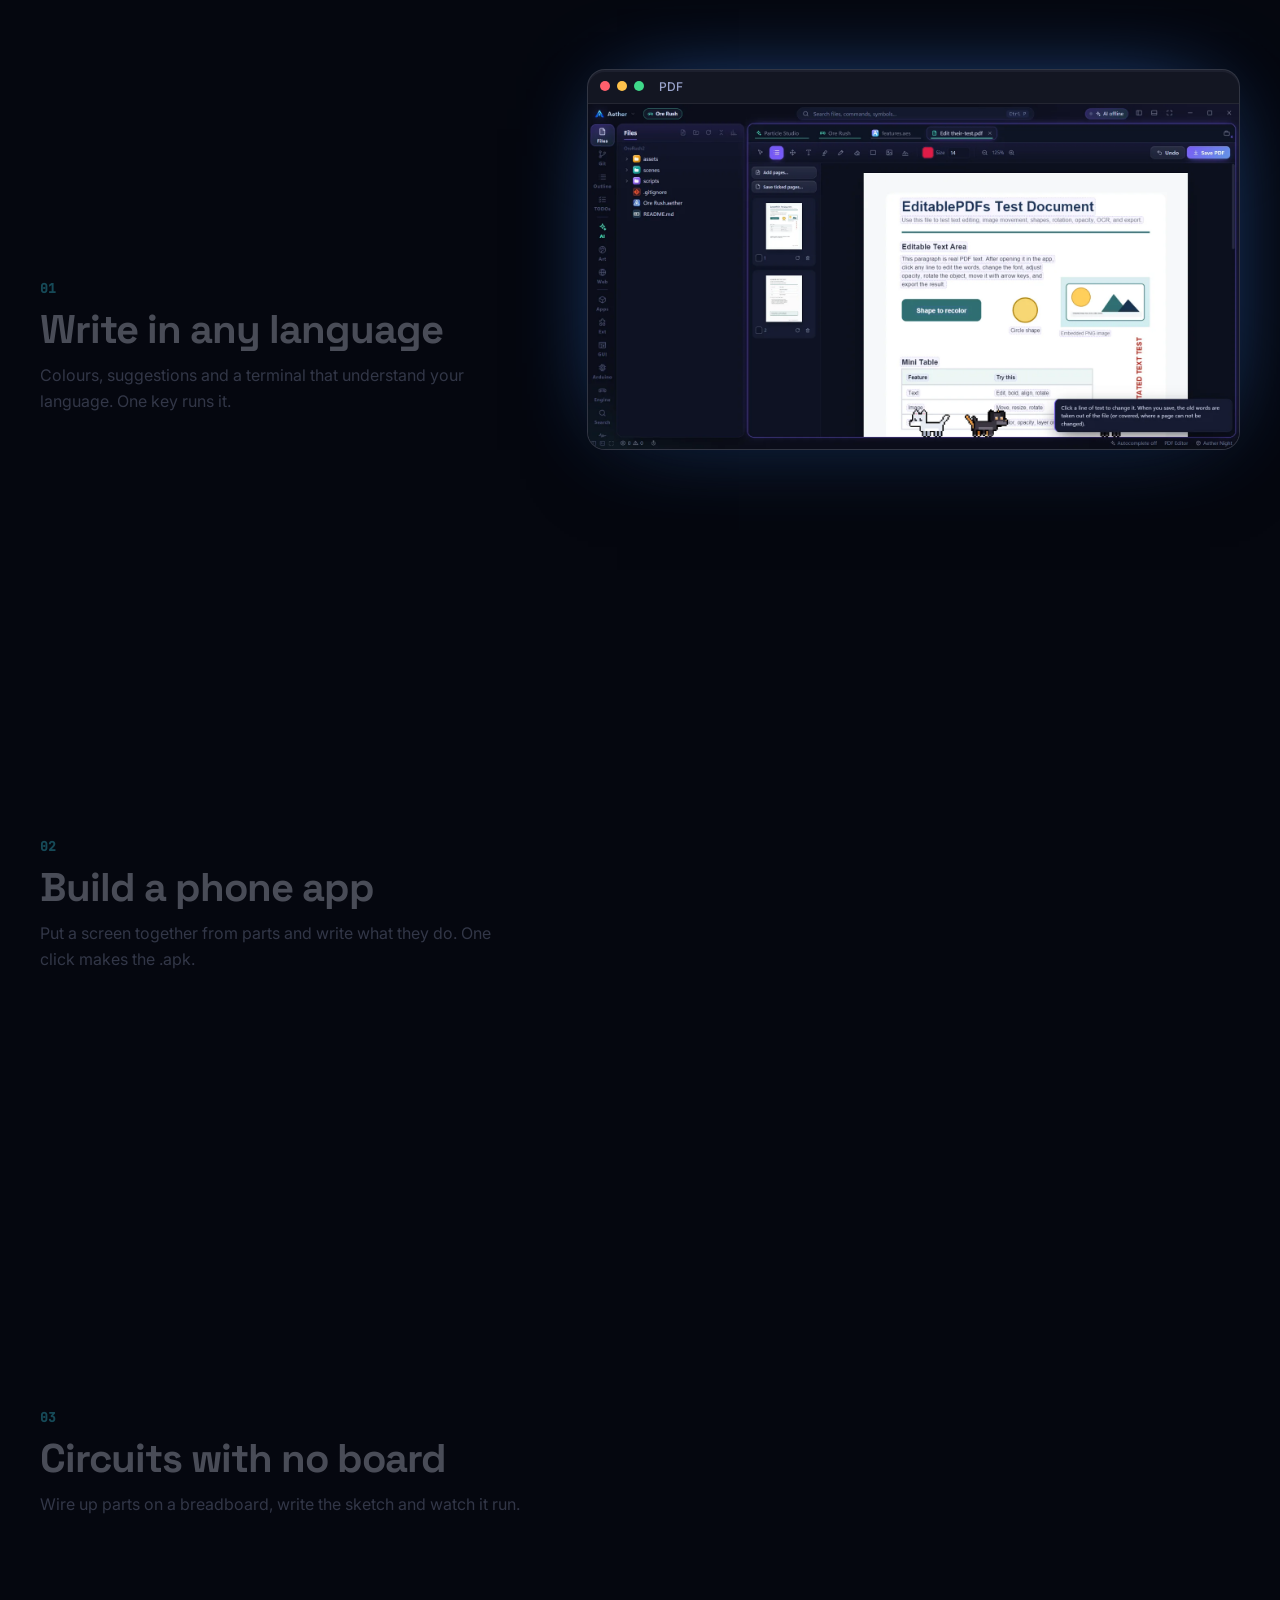
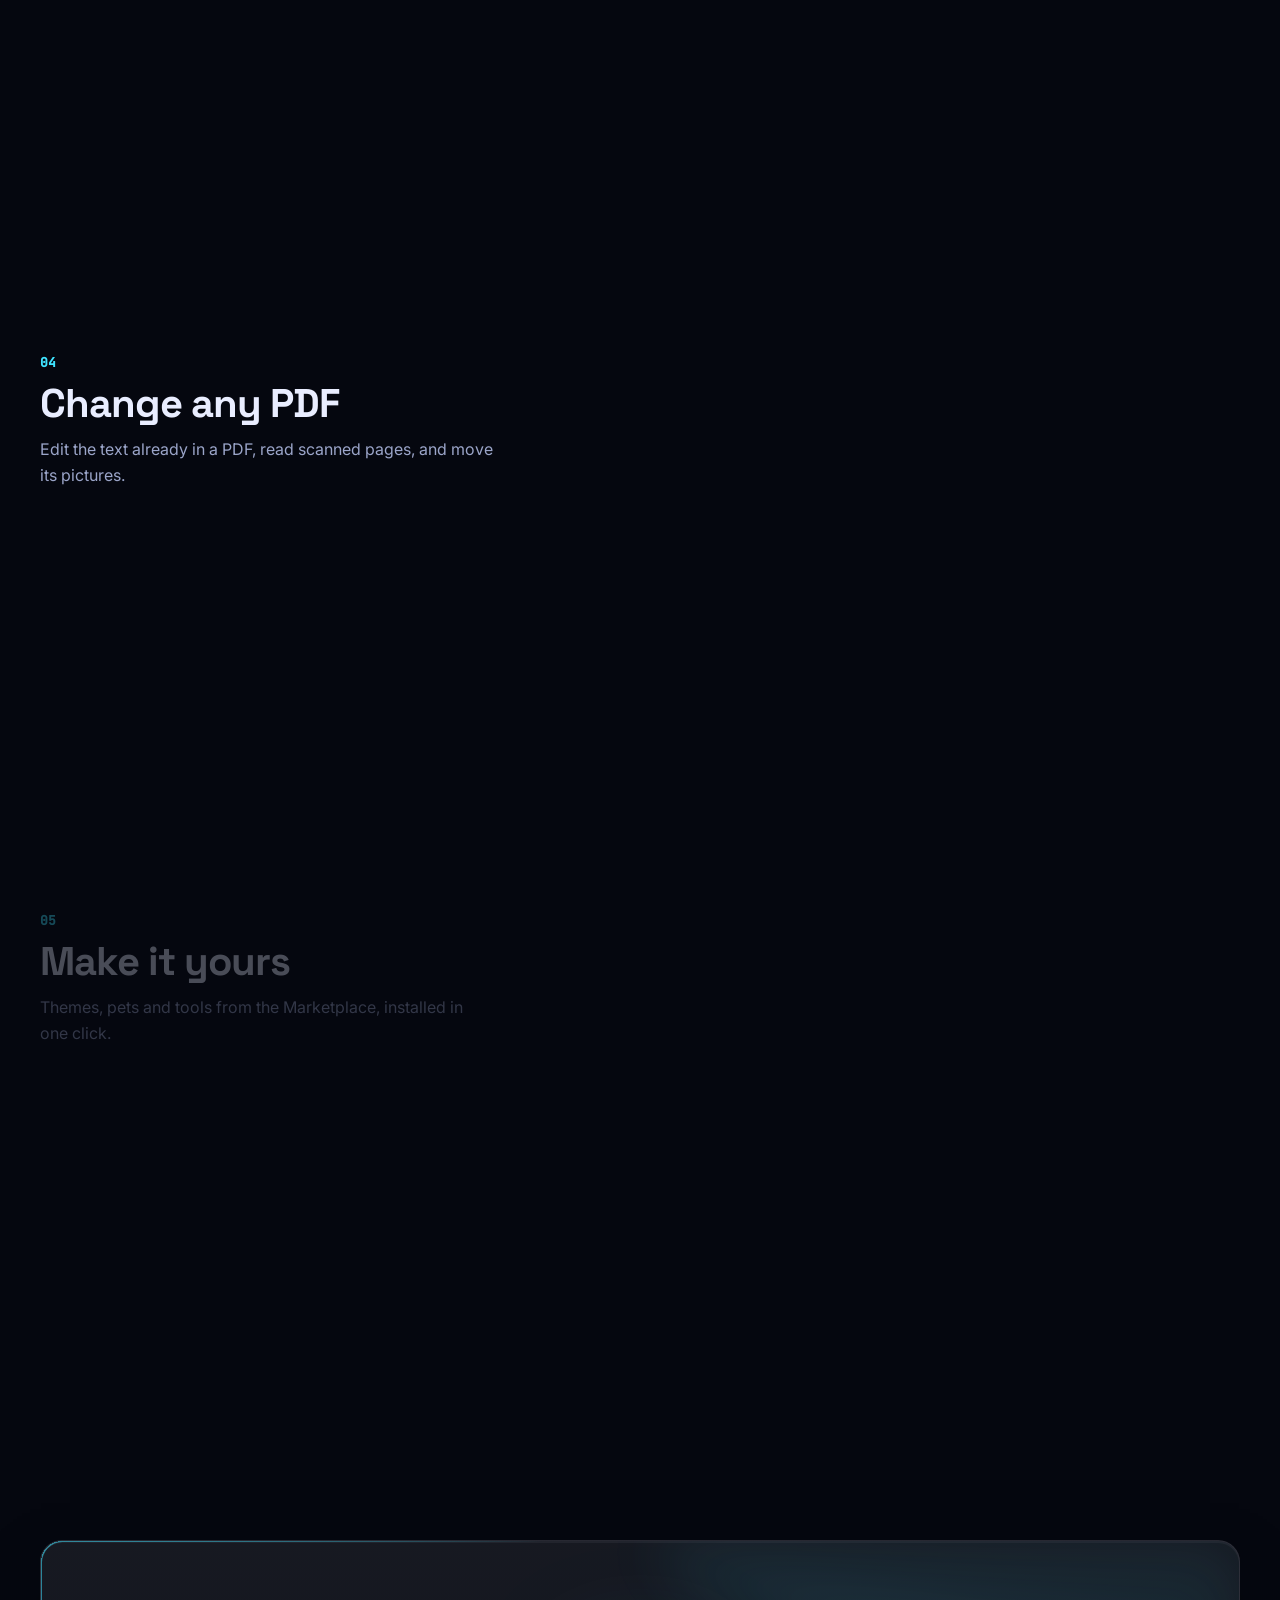
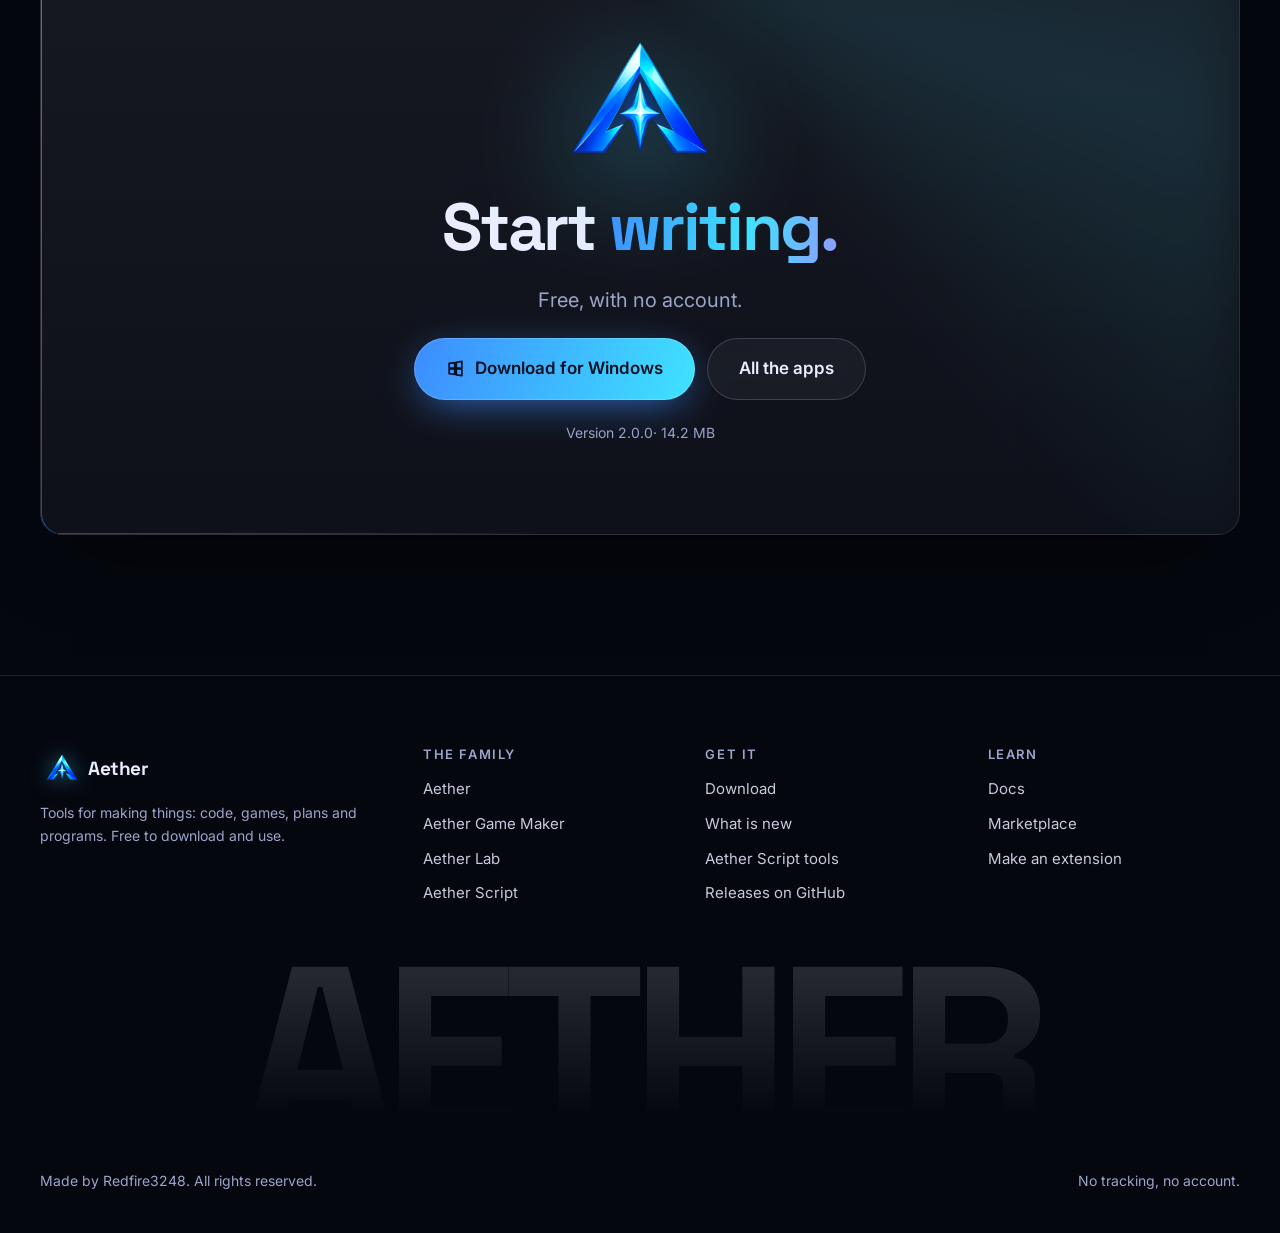
<file: aether.html>
<!doctype html>
<html lang="en">
<head>
  <meta charset="utf-8">
  <meta name="viewport" content="width=device-width, initial-scale=1">
  <title>Aether: the code editor for everything</title>
  <meta name="description" content="Aether is a fast code editor with AI (local and cloud), a debugger, a terminal, Git, a PDF editor, Arduino with a simulator, and apps you can make into .exe and .apk files.">
  <meta name="theme-color" content="#05070f">
  <meta property="og:title" content="Aether: the code editor for everything">
  <meta property="og:description" content="Aether is a fast code editor with AI (local and cloud), a debugger, a terminal, Git, a PDF editor, Arduino with a simulator, and apps you can make into .exe and .apk files.">
  <meta property="og:image" content="assets/logo.png">
  <link rel="icon" href="assets/logo-64.png" type="image/png">
  <link rel="apple-touch-icon" href="assets/logo-192.png">
  <link rel="preconnect" href="https://fonts.googleapis.com">
  <link rel="preconnect" href="https://fonts.gstatic.com" crossorigin>
  <link href="https://fonts.googleapis.com/css2?family=Inter:wght@400;500;600&family=Space+Grotesk:wght@500;700&display=swap" rel="stylesheet">
  <link rel="stylesheet" href="assets/css/site.css?v=6">
  <script>try{var t=localStorage.getItem('aether-site-theme');if(t&&/Paper/.test(t))document.documentElement.dataset.mode='light'}catch(e){}</script>

</head>
<body data-page="aether">
  <a class="skip" href="#main">Skip to the page</a>
  <div class="progress" aria-hidden="true"><i></i></div>
  <div class="bg-lights" aria-hidden="true"><i></i><i></i></div>
  <div class="grain" aria-hidden="true"></div>
  <header class="nav">
    <div class="nav-in">
      <a class="brand" href="index.html" aria-label="Aether, home"><img src="assets/logo-64.png" alt="" width="32" height="32"><span>Aether</span></a>
      <nav class="nav-links" aria-label="Main"><a href="aether.html" aria-current="page">Aether</a><a href="game-maker.html">Game Maker</a><a href="lab.html">Aether Lab</a><a href="script.html">Aether Script</a><a href="https://redfire3248.github.io/aether-marketplace/marketplace.html">Marketplace<svg class="ic " aria-hidden="true"><use href="assets/icons.svg#external"/></svg></a><a href="https://redfire3248.github.io/aether-marketplace/docs.html">Docs<svg class="ic " aria-hidden="true"><use href="assets/icons.svg#external"/></svg></a></nav>
      <div class="nav-tools">
        <div class="theme-pick">
          <button class="icon-btn" id="theme-btn" type="button" aria-haspopup="true" aria-expanded="false" aria-controls="theme-menu" aria-label="Change the theme"><svg class="ic " aria-hidden="true"><use href="assets/icons.svg#palette"/></svg></button>
          <div class="theme-menu" id="theme-menu" role="group" aria-label="Themes" hidden></div>
        </div>
        <a class="btn small nav-get magnet" href="download.html"><svg class="ic " aria-hidden="true"><use href="assets/icons.svg#download"/></svg>Download</a>
        <button class="icon-btn nav-menu" id="nav-menu" type="button" aria-expanded="false" aria-controls="nav-panel" aria-label="Menu"><svg class="ic" aria-hidden="true"><use href="assets/icons.svg#menu"/></svg></button>
      </div>
    </div>
  </header>
  <div class="nav-panel" id="nav-panel" hidden><a href="aether.html" aria-current="page"><img src="assets/logo-64.png" alt="" width="26" height="26">Aether</a><a href="game-maker.html"><img src="assets/game-maker-logo-64.png" alt="" width="26" height="26">Game Maker</a><a href="lab.html"><img src="assets/lab-logo-64.png" alt="" width="26" height="26">Aether Lab</a><a href="script.html"><img src="img/aether-script.png" alt="" width="26" height="26">Aether Script</a><a href="https://redfire3248.github.io/aether-marketplace/marketplace.html"><svg class="ic " aria-hidden="true"><use href="assets/icons.svg#bag"/></svg>Marketplace</a><a href="https://redfire3248.github.io/aether-marketplace/docs.html"><svg class="ic " aria-hidden="true"><use href="assets/icons.svg#book"/></svg>Docs</a><a class="btn" href="download.html"><svg class="ic " aria-hidden="true"><use href="assets/icons.svg#download"/></svg>Download the apps</a></div>
  <main id="main">
    <section class="hero" aria-labelledby="hero-h">
      <div class="hero-fallback" aria-hidden="true"></div>
      <canvas class="hero-gl" aria-hidden="true"></canvas>
      <div class="hero-grid" aria-hidden="true"></div>
      <div class="wrap p-hero">
        <img class="hero-logo rise" src="assets/logo-192.png" alt="" width="170" height="170">
        <p class="chip-tag rise" style="--d:1"><b>Aether</b><span>The code editor</span></p>
        <h1 class="display rise" style="--d:2" id="hero-h">The code editor <span class="grad">for everything.</span></h1>
        <p class="lead rise" style="--d:3">Write code in any language with AI at your side. Debug it, run it, put it on Git, and turn it into a real app. Native and fast.</p>
        <div class="cta center rise" style="--d:4">
          <a class="btn big magnet dl-main" href="https://github.com/Redfire3248/aether-download/releases/latest/download/Aether-Setup.exe"><svg class="ic dl-ic" aria-hidden="true"><use href="assets/icons.svg#windows"/></svg><span class="dl-label">Download for Windows</span></a>
          <a class="btn big ghost" href="#tools">See every tool<svg class="ic ic-arrow" aria-hidden="true"><use href="assets/icons.svg#arrow"/></svg></a>
        </div>
        <p class="meta rise" style="--d:5"><span class="dl-version">Version 2.0</span><span class="dl-size"></span>&nbsp;·&nbsp;<span class="dl-os">Windows 10 and 11</span></p>
      </div>
      <div class="wrap showcase rise" style="--d:6">
        <figure class="device" data-fallback="editor">
          <div class="mk-bar"><i></i><i></i><i></i><b><img src="assets/logo-64.png" alt="">Aether</b></div>
          <div class="device-view"><img src="assets/shots/aether.webp" alt="Aether's code editor with a project open" decoding="async"><div class="device-empty"><img src="assets/logo-192.png" alt=""><b>Aether</b><span>A picture of the app is on its way.</span></div></div>
        </figure>
      </div>
    </section>

    <section class="sec" aria-labelledby="fast-h">
      <div class="wrap">
        <header class="sec-head center">
          <p class="eyebrow" data-r>Native and fast</p>
          <h2 class="h2 split" id="fast-h">Now written <span class="g">in Rust.</span></h2>
          <p class="lead" data-r>The new Aether is a native app. It opens fast, types fast, and stays smooth on big files.</p>
        </header>
        <div class="points">
          <article class="point card" data-r><span class="pi"><svg class="ic" aria-hidden="true"><use href="assets/icons.svg#zap"/></svg></span><h3>Native code</h3><p>Aether is built in Rust from end to end, so it starts quickly and uses little of your computer.</p></article>
          <article class="point card" data-r style="--i:1"><span class="pi"><svg class="ic" aria-hidden="true"><use href="assets/icons.svg#window"/></svg></span><h3>No browser inside</h3><p>It draws its own window on the graphics card, with no web page under the hood.</p></article>
          <article class="point card" data-r style="--i:2"><span class="pi"><svg class="ic" aria-hidden="true"><use href="assets/icons.svg#layers"/></svg></span><h3>Draws only what you see</h3><p>The editor lays out just the lines on the screen, so a file with thousands of lines types as fast as a short one.</p></article>
        </div>
      </div>
    </section>

    <section class="sec" id="tools" aria-labelledby="tools-h">
      <div class="wrap">
        <header class="sec-head center">
          <p class="eyebrow" data-r>Inside Aether</p>
          <h2 class="h2 split" id="tools-h">Every tool, <span class="g">already there.</span></h2>
          <p class="lead" data-r>Nothing else to install. Each one is a click away, and each one works with the others.</p>
        </header>
        <div class="bento">
          <article class="tile card glow w4" data-r>
            <div class="tile-art">
              <div class="ai-demo" data-ai-demo aria-hidden="true">
                <div class="mini ai-col"><div class="mini-h"><b>On your PC</b><span class="sp">Ollama</span></div><div class="bub me">Explain this function</div><div class="bub ai">It adds 10 points for each coin and returns the total.</div><div class="ai-models"><span>Ollama</span><span>LM Studio</span><span>any OpenAI-style server</span></div></div>
                <div class="mini ai-col"><div class="mini-h"><b>In the cloud</b><span class="sp">your key</span></div><div class="bub me">Write a test for it</div><div class="bub ai">Made test_coins.py. Apply the change?</div><div class="ai-models"><span>Claude</span><span>OpenAI</span><span>Gemini</span><span>Groq</span><span>Mistral</span><span>DeepSeek</span></div></div>
              </div>
            </div>
            <div class="tile-words"><h3><svg class="ic" aria-hidden="true"><use href="assets/icons.svg#spark"/></svg>AI, local or cloud</h3><p>Chat about your code, autocomplete as you type, and run AI commands: explain, edit, refactor, docs, tests and commit messages. Use a model on your PC, or your own key.</p><a class="link" href="https://redfire3248.github.io/aether-marketplace/docs.html#ai">How the AI works</a></div>
          </article>
          <article class="tile card w2" data-r style="--i:1">
            <div class="tile-art">
              <div class="mini dbg" data-dbg aria-hidden="true">
                <div class="mini-h"><b>Debug</b><span class="sp">paused</span></div>
                <div class="mini-b" style="padding:8px 4px">
                  <div class="l"><u>1</u>total = 0</div><div class="l bp"><u>2</u>for c in coins:</div><div class="l"><u>3</u>    total += 10</div><div class="l"><u>4</u>    seen.append(c)</div><div class="l"><u>5</u>print(total)</div>
                </div>
                <div class="dbg-vars"><span>total</span><b>0</b><span>seen</span><b>[]</b></div>
              </div>
            </div>
            <div class="tile-words"><h3><svg class="ic" aria-hidden="true"><use href="assets/icons.svg#bug"/></svg>Debugger</h3><p>Breakpoints, stepping, variables and watches for Python and JavaScript.</p></div>
          </article>
          <article class="tile card w2" data-r>
            <div class="tile-art"><div class="mini" aria-hidden="true"><div class="mini-h"><b>Terminal</b><span class="sp">PowerShell</span></div><div class="mini-b term" data-term style="height:150px"></div></div></div>
            <div class="tile-words"><h3><svg class="ic" aria-hidden="true"><use href="assets/icons.svg#terminal"/></svg>A fast terminal</h3><p>Programs start in a tenth of a second, with their colours and animations.</p></div>
          </article>
          <article class="tile card w2" data-r style="--i:1">
            <div class="tile-art">
              <svg class="git-svg" viewBox="0 0 260 150" aria-hidden="true">
                <path class="draw" d="M20 40 H240" stroke="var(--a1)" style="--dl:0s"/>
                <path class="draw" d="M70 40 C100 40 100 100 130 100 H200 C225 100 225 40 240 40" stroke="var(--a2)" style="--dl:.5s"/>
                <circle class="pop" cx="20" cy="40" r="7" fill="var(--a1)" style="--dl:.1s"/><circle class="pop" cx="70" cy="40" r="7" fill="var(--a1)" style="--dl:.3s"/><circle class="pop" cx="150" cy="40" r="7" fill="var(--a1)" style="--dl:.7s"/>
                <circle class="pop" cx="130" cy="100" r="7" fill="var(--a2)" style="--dl:.9s"/><circle class="pop" cx="180" cy="100" r="7" fill="var(--a2)" style="--dl:1.1s"/><circle class="pop" cx="240" cy="40" r="9" fill="var(--a3)" style="--dl:1.6s"/>
                <text x="20" y="20" fill="var(--muted)" font-size="11" font-family="Inter, sans-serif">main</text><text x="130" y="130" fill="var(--muted)" font-size="11" font-family="Inter, sans-serif">new-level</text>
              </svg>
            </div>
            <div class="tile-words"><h3><svg class="ic" aria-hidden="true"><use href="assets/icons.svg#git"/></svg>Git</h3><p>See what changed, commit and keep your work safe, right beside your files.</p></div>
          </article>
          <article class="tile card w2" data-r style="--i:2">
            <div class="tile-art" style="padding-bottom:0;align-items:end">
              <div class="pdf-page" aria-hidden="true"><p class="pt"><span class="pdf-edit" data-pdf>Quarterly report</span></p><span class="ph" style="width:90%"></span><span class="ph" style="width:76%"></span><span class="ph" style="width:84%"></span><span class="ph" style="width:60%"></span><span class="ph" style="width:88%"></span></div>
            </div>
            <div class="tile-words"><h3><svg class="ic" aria-hidden="true"><use href="assets/icons.svg#pdf"/></svg>PDF editor</h3><p>Change the words already in a PDF, read scanned pages, and move pictures.</p></div>
          </article>
          <article class="tile card glow w4" data-r>
            <div class="tile-art">
              <span class="sim-chip" aria-hidden="true">Simulating</span>
              <svg class="circuit" viewBox="0 0 420 170" aria-hidden="true">
                <defs><radialGradient id="ledglow"><stop offset="0" stop-color="#ff3b4f" stop-opacity=".7"/><stop offset="1" stop-color="#ff3b4f" stop-opacity="0"/></radialGradient></defs>
                <rect x="14" y="36" width="150" height="104" rx="8" class="c-board"/><rect x="32" y="56" width="40" height="24" rx="3" class="c-chip"/><rect x="92" y="96" width="56" height="30" rx="3" class="c-chip"/>
                <rect x="232" y="30" width="176" height="116" rx="6" class="c-bb"/>
                <g class="c-hole"><circle cx="250" cy="48" r="2"/><circle cx="266" cy="48" r="2"/><circle cx="282" cy="48" r="2"/><circle cx="298" cy="48" r="2"/><circle cx="314" cy="48" r="2"/><circle cx="330" cy="48" r="2"/><circle cx="346" cy="48" r="2"/><circle cx="362" cy="48" r="2"/><circle cx="378" cy="48" r="2"/><circle cx="394" cy="48" r="2"/><circle cx="250" cy="128" r="2"/><circle cx="266" cy="128" r="2"/><circle cx="282" cy="128" r="2"/><circle cx="298" cy="128" r="2"/><circle cx="314" cy="128" r="2"/><circle cx="330" cy="128" r="2"/><circle cx="346" cy="128" r="2"/><circle cx="362" cy="128" r="2"/><circle cx="378" cy="128" r="2"/><circle cx="394" cy="128" r="2"/></g>
                <path d="M164 60 H200 V70 H282" class="c-wire"/><path d="M164 60 H200 V70 H282" class="flow"/>
                <path d="M164 118 H210 V128 H362" class="c-wire gnd"/>
                <rect x="282" y="64" width="44" height="12" rx="3" class="c-res"/><path d="M326 70 H346 V86" class="c-wire"/>
                <circle cx="346" cy="96" r="30" class="c-glow"/><circle cx="346" cy="96" r="11" class="c-led"/><path d="M346 107 V128" class="c-wire gnd"/>
              </svg>
            </div>
            <div class="tile-words"><h3><svg class="ic" aria-hidden="true"><use href="assets/icons.svg#chip"/></svg>Arduino, with a simulator</h3><p>Write sketches for an Uno, Nano, Mega or Leonardo. Build the circuit on a breadboard and press Simulate: the sketch runs with no board needed.</p><a class="link" href="https://redfire3248.github.io/aether-marketplace/docs.html#arduino">Arduino and circuits</a></div>
          </article>
          <article class="tile card w2" data-r style="--i:1">
            <div class="tile-art">
              <div class="phones" data-apps aria-hidden="true">
                <div class="phone"><span class="ph-t"></span><div class="ph-row"><i></i><b></b></div><div class="ph-row"><i></i><b></b></div><div class="ph-row"><i></i><b></b></div><div class="ph-btn"></div></div>
                <div class="app-files"><span class="app-file"><svg class="ic" aria-hidden="true"><use href="assets/icons.svg#windows"/></svg>Quiz.exe</span><span class="app-file"><svg class="ic" aria-hidden="true"><use href="assets/icons.svg#phone"/></svg>Quiz.apk</span><span class="app-file"><svg class="ic" aria-hidden="true"><use href="assets/icons.svg#globe"/></svg>Web</span></div>
              </div>
            </div>
            <div class="tile-words"><h3><svg class="ic" aria-hidden="true"><use href="assets/icons.svg#phone"/></svg>Real apps</h3><p>Make a Windows .exe or an Android .apk from your code, an Aether Script program or the App Maker.</p></div>
          </article>
          <article class="tile card w2" data-r>
            <div class="tile-art">
              <div class="bars" aria-hidden="true">
                <div class="bar-r"><span><img src="img/lang/python.svg" alt="">Python</span><span class="tr"><i style="--w:92%;--dl:.1s"></i></span><small>4,210</small></div>
                <div class="bar-r"><span><img src="img/lang/rust.svg" class="ink" alt="">Rust</span><span class="tr"><i style="--w:74%;--dl:.25s"></i></span><small>3,380</small></div>
                <div class="bar-r"><span><img src="img/lang/javascript.svg" alt="">JS</span><span class="tr"><i style="--w:48%;--dl:.4s"></i></span><small>2,190</small></div>
                <div class="bar-r"><span><img src="img/lang/aether-script.png" alt="">Aether</span><span class="tr"><i style="--w:30%;--dl:.55s"></i></span><small>1,370</small></div>
                <div class="bar-r"><span><img src="img/lang/html5.svg" alt="">HTML</span><span class="tr"><i style="--w:16%;--dl:.7s"></i></span><small>720</small></div>
              </div>
            </div>
            <div class="tile-words"><h3><svg class="ic" aria-hidden="true"><use href="assets/icons.svg#chart"/></svg>Code stats</h3><p>How many lines your folder holds, per language, with the biggest files and milestones.</p></div>
          </article>
          <article class="tile card w2" data-r style="--i:1">
            <div class="tile-art">
              <div class="ext-grid" aria-hidden="true">
                <span class="ext"><i style="background:linear-gradient(135deg,#7859f7,#3ff3c8)"><svg class="ic"><use href="assets/icons.svg#palette"/></svg></i>Theme packs</span>
                <span class="ext"><i style="background:linear-gradient(135deg,#ff7eb6,#ffb38a)"><svg class="ic"><use href="assets/icons.svg#paw"/></svg></i>Pet skins</span>
                <span class="ext"><i style="background:linear-gradient(135deg,#3d8bff,#3fe3ff)"><svg class="ic"><use href="assets/icons.svg#code"/></svg></i>JSON Tools</span>
                <span class="ext"><i style="background:linear-gradient(135deg,#22c55e,#a7f070)"><svg class="ic"><use href="assets/icons.svg#zap"/></svg></i>Focus Timer</span>
                <span class="ext"><i style="background:linear-gradient(135deg,#f59e0b,#ef4444)"><svg class="ic"><use href="assets/icons.svg#git"/></svg></i>Git Line</span>
                <span class="ext"><i style="background:linear-gradient(135deg,#8b5cf6,#e24fd0)"><svg class="ic"><use href="assets/icons.svg#puzzle"/></svg></i>Your own</span>
              </div>
            </div>
            <div class="tile-words"><h3><svg class="ic" aria-hidden="true"><use href="assets/icons.svg#puzzle"/></svg>Extensions</h3><p>Free extensions from the Marketplace, VS Code themes and snippets, or your own in a few lines.</p></div>
          </article>
          <article class="tile card w2" data-r style="--i:2">
            <div class="tile-art" style="overflow:hidden"><div class="pets-row walk" aria-hidden="true"><i class="pet cat"></i><i class="pet fox"></i><i class="pet dog"></i></div></div>
            <div class="tile-words"><h3><svg class="ic" aria-hidden="true"><use href="assets/icons.svg#paw"/></svg>Pets that visit</h3><p>Cats, dogs and foxes wander across your window. Pet them, carry them, or throw them.</p></div>
          </article>
        </div>
      </div>
    </section>

    <section class="sec" aria-labelledby="ai-h">
      <div class="wrap row">
        <div>
          <p class="eyebrow" data-r>AI that stays yours</p>
          <h2 class="h2 split" id="ai-h">Ask, edit, <span class="g">apply.</span></h2>
          <p class="lead" data-r>The AI reads the files you point it at with @file, then shows each change as a card you can apply or check first.</p>
          <ul class="list" data-r>
            <li><svg class="ic" aria-hidden="true"><use href="assets/icons.svg#check"/></svg><span><b>On your PC:</b> Ollama, LM Studio or any OpenAI-style server. Nothing leaves your computer.</span></li>
            <li><svg class="ic" aria-hidden="true"><use href="assets/icons.svg#check"/></svg><span><b>With your own key:</b> Claude, OpenAI, Gemini, OpenRouter, Groq, Mistral, DeepSeek and xAI.</span></li>
            <li><svg class="ic" aria-hidden="true"><use href="assets/icons.svg#check"/></svg><span><b>Autocomplete</b> as you type, and commands for docs, tests and commit messages.</span></li>
          </ul>
        </div>
        <figure class="device float-y" data-r>
          <div class="mk-bar"><i></i><i></i><i></i><b><img src="assets/logo-64.png" alt="">Aether: AI</b></div>
          <div class="device-view"><img src="assets/shots/aether-ai.webp" alt="Aether's AI panel beside the code" loading="lazy" decoding="async"><div class="device-empty"><img src="assets/logo-192.png" alt=""><b>The AI panel</b><span>A picture of it is on its way.</span></div></div>
        </figure>
      </div>
    </section>

    <section class="sec" aria-labelledby="dbg-h">
      <div class="wrap row flip">
        <div>
          <p class="eyebrow" data-r>Find the bug</p>
          <h2 class="h2 split" id="dbg-h">Stop on the line. <span class="g">See everything.</span></h2>
          <p class="lead" data-r>Press F9 for a breakpoint, F6 to start. Step over, into and out, and hover any name to see its value.</p>
          <ul class="list" data-r>
            <li><svg class="ic" aria-hidden="true"><use href="assets/icons.svg#check"/></svg><span><b>Variables, Watch and Call stack</b> in one panel, with a console that works out expressions while paused.</span></li>
            <li><svg class="ic" aria-hidden="true"><use href="assets/icons.svg#check"/></svg><span><b>Breakpoints with conditions</b>, and stop on every error if you like.</span></li>
            <li><svg class="ic" aria-hidden="true"><use href="assets/icons.svg#check"/></svg><span><b>Live Run</b> runs your file again each time you change it.</span></li>
          </ul>
        </div>
        <figure class="device float-y" data-r>
          <div class="mk-bar"><i></i><i></i><i></i><b><img src="assets/logo-64.png" alt="">Aether: Debug</b></div>
          <div class="device-view"><img src="assets/shots/aether-debug.webp" alt="Aether's debugger paused on a line" loading="lazy" decoding="async"><div class="device-empty"><img src="assets/logo-192.png" alt=""><b>The debugger</b><span>A picture of it is on its way.</span></div></div>
        </figure>
      </div>
    </section>

    <section class="sec" id="tour" aria-labelledby="tour-h">
      <div class="wrap">
        <header class="sec-head center">
          <p class="eyebrow" data-r>A closer look</p>
          <h2 class="h2 split" id="tour-h">Made for <span class="g">real work.</span></h2>
        </header>
        <div class="tour">
          <div class="tour-steps">
            <article class="tstep on" data-name="Code"><span class="no">01</span><h3>Write in any language</h3><p>Colours, suggestions and a terminal that understand your language. One key runs it.</p><img src="img/code.webp" alt="A program open in Aether's code editor" width="1600" height="850" loading="lazy"></article>
            <article class="tstep" data-name="App Maker"><span class="no">02</span><h3>Build a phone app</h3><p>Put a screen together from parts and write what they do. One click makes the .apk.</p><img src="img/apps.webp" alt="A quiz app running in the App Maker" width="1600" height="850" loading="lazy"></article>
            <article class="tstep" data-name="Arduino"><span class="no">03</span><h3>Circuits with no board</h3><p>Wire up parts on a breadboard, write the sketch and watch it run.</p><img src="img/arduino.webp" alt="An LED circuit being simulated beside its code" width="1600" height="850" loading="lazy"></article>
            <article class="tstep" data-name="PDF"><span class="no">04</span><h3>Change any PDF</h3><p>Edit the text already in a PDF, read scanned pages, and move its pictures.</p><img src="img/pdf.webp" alt="A PDF open in Aether's PDF editor" width="1600" height="850" loading="lazy"></article>
            <article class="tstep" data-name="Marketplace"><span class="no">05</span><h3>Make it yours</h3><p>Themes, pets and tools from the Marketplace, installed in one click.</p><img src="img/market.webp" alt="The Aether Marketplace inside Aether" width="1600" height="850" loading="lazy"></article>
          </div>
          <div class="tour-pin" aria-hidden="true">
            <div class="frame">
              <div class="mk-bar"><i></i><i></i><i></i><b class="tour-name">Code</b></div>
              <div class="frame-view"><img class="on" src="img/code.webp" alt=""><img src="img/apps.webp" alt="" loading="lazy"><img src="img/arduino.webp" alt="" loading="lazy"><img src="img/pdf.webp" alt="" loading="lazy"><img src="img/market.webp" alt="" loading="lazy"></div>
            </div>
          </div>
        </div>
      </div>
    </section>

    <section class="sec final" aria-labelledby="go-h">
      <div class="wrap">
        <div class="final-card card glow" data-r>
          <div class="rays" aria-hidden="true"></div>
          <img class="big-logo" src="assets/logo-192.png" alt="" width="140" height="140">
          <h2 class="h2 split" id="go-h">Start <span class="g">writing.</span></h2>
          <p class="lead">Free, with no account.</p>
          <div class="cta center">
            <a class="btn big magnet dl-main" href="https://github.com/Redfire3248/aether-download/releases/latest/download/Aether-Setup.exe"><svg class="ic dl-ic" aria-hidden="true"><use href="assets/icons.svg#windows"/></svg><span class="dl-label">Download for Windows</span></a>
            <a class="btn big ghost" href="download.html#apps">All the apps</a>
          </div>
          <p class="meta" style="justify-content:center"><span class="dl-version">Version 2.0</span><span class="dl-size"></span></p>
        </div>
      </div>
    </section>
  </main>

  <footer class="foot">
    <div class="wrap">
      <div class="foot-grid">
        <div>
          <a class="brand" href="index.html"><img src="assets/logo-64.png" alt="" width="32" height="32"><span>Aether</span></a>
          <p class="small">Tools for making things: code, games, plans and programs. Free to download and use.</p>
        </div>
        <div><h4>The family</h4><ul><li><a href="aether.html">Aether</a></li><li><a href="game-maker.html">Aether Game Maker</a></li><li><a href="lab.html">Aether Lab</a></li><li><a href="script.html">Aether Script</a></li></ul></div>
        <div><h4>Get it</h4><ul><li><a href="download.html">Download</a></li><li><a href="download.html#new">What is new</a></li><li><a href="script.html#aether-script">Aether Script tools</a></li><li><a href="https://github.com/Redfire3248/aether-download/releases">Releases on GitHub</a></li></ul></div>
        <div><h4>Learn</h4><ul><li><a href="https://redfire3248.github.io/aether-marketplace/docs.html">Docs</a></li><li><a href="https://redfire3248.github.io/aether-marketplace/marketplace.html">Marketplace</a></li><li><a href="https://github.com/Redfire3248/aether-marketplace">Make an extension</a></li></ul></div>
      </div>
      <p class="foot-word" aria-hidden="true">AETHER</p>
      <div class="foot-bottom small"><span>Made by Redfire3248. All rights reserved.</span><span>No tracking, no account.</span></div>
    </div>
  </footer>

  <script src="assets/js/site.js?v=6" defer></script>
  <script src="assets/js/aurora.js?v=4" defer></script>
  <script src="assets/js/fx.js?v=4" defer></script>
</body>
</html>
</file>
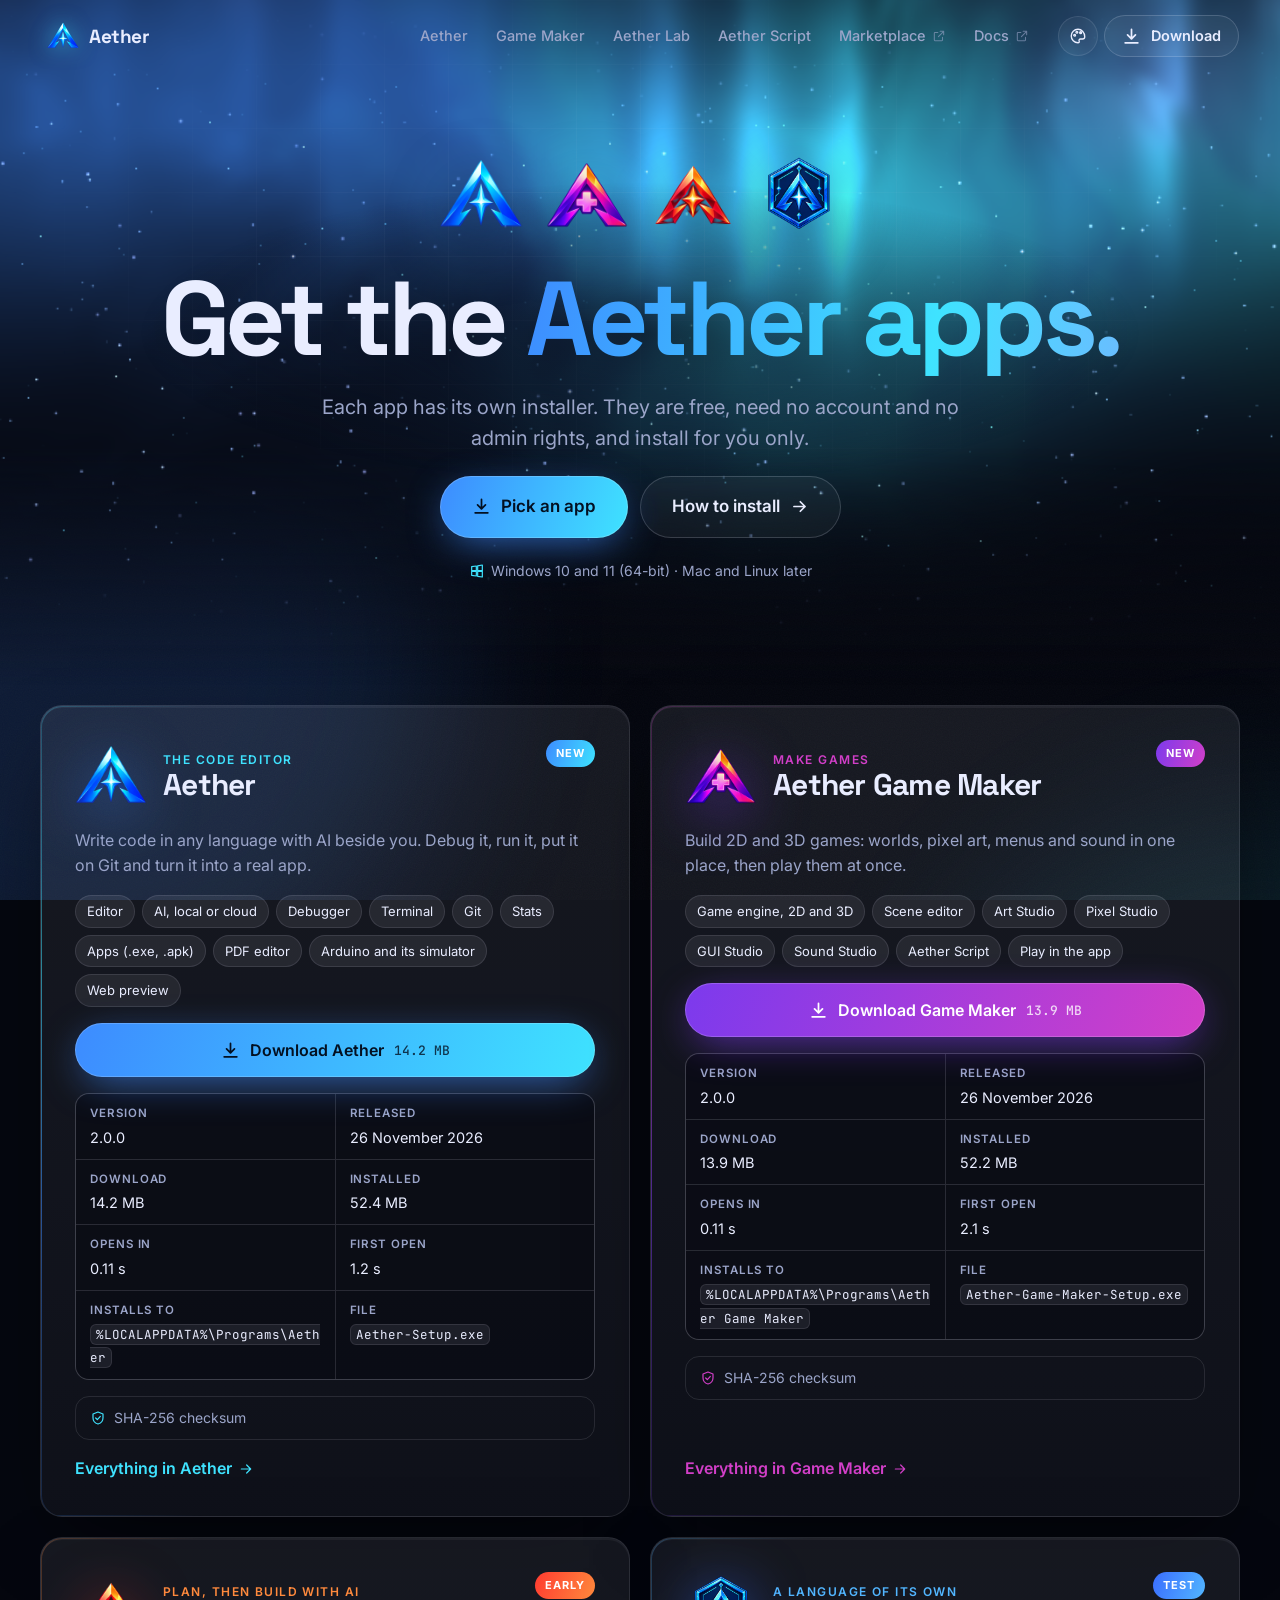
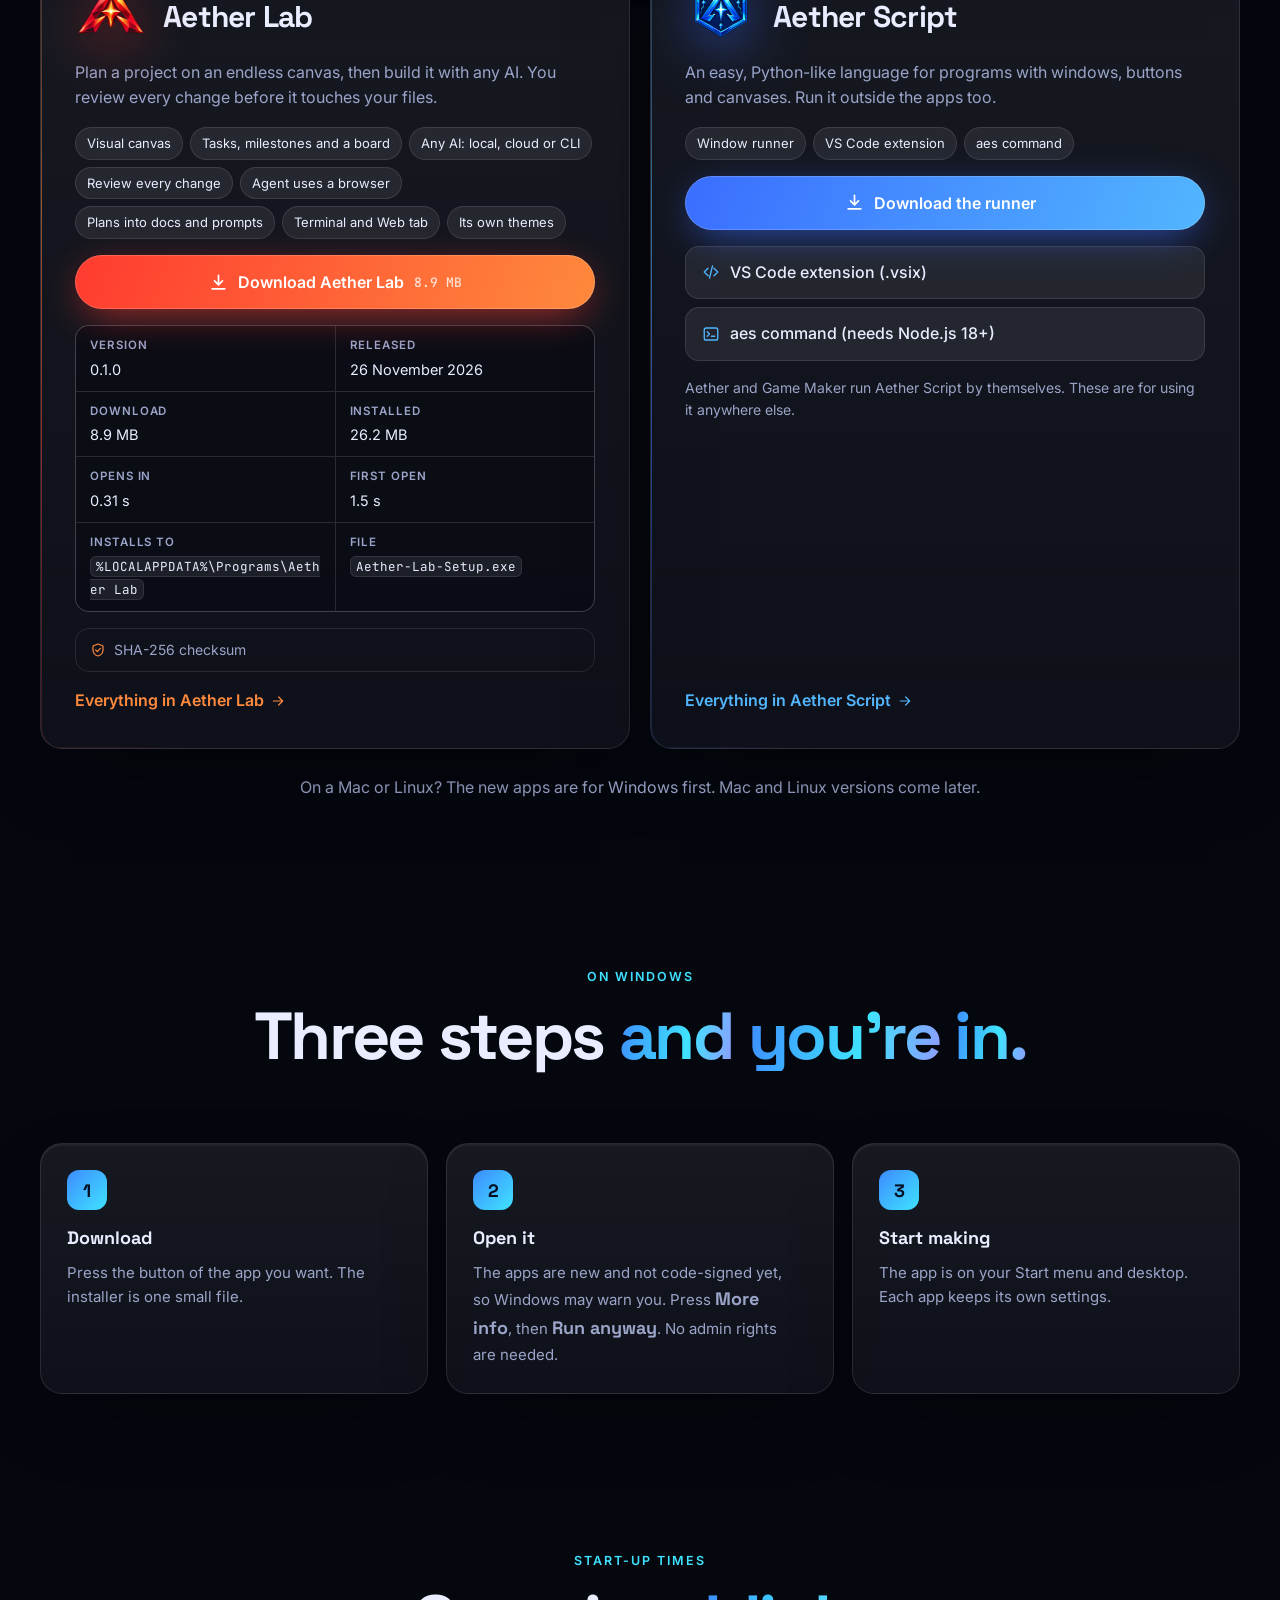
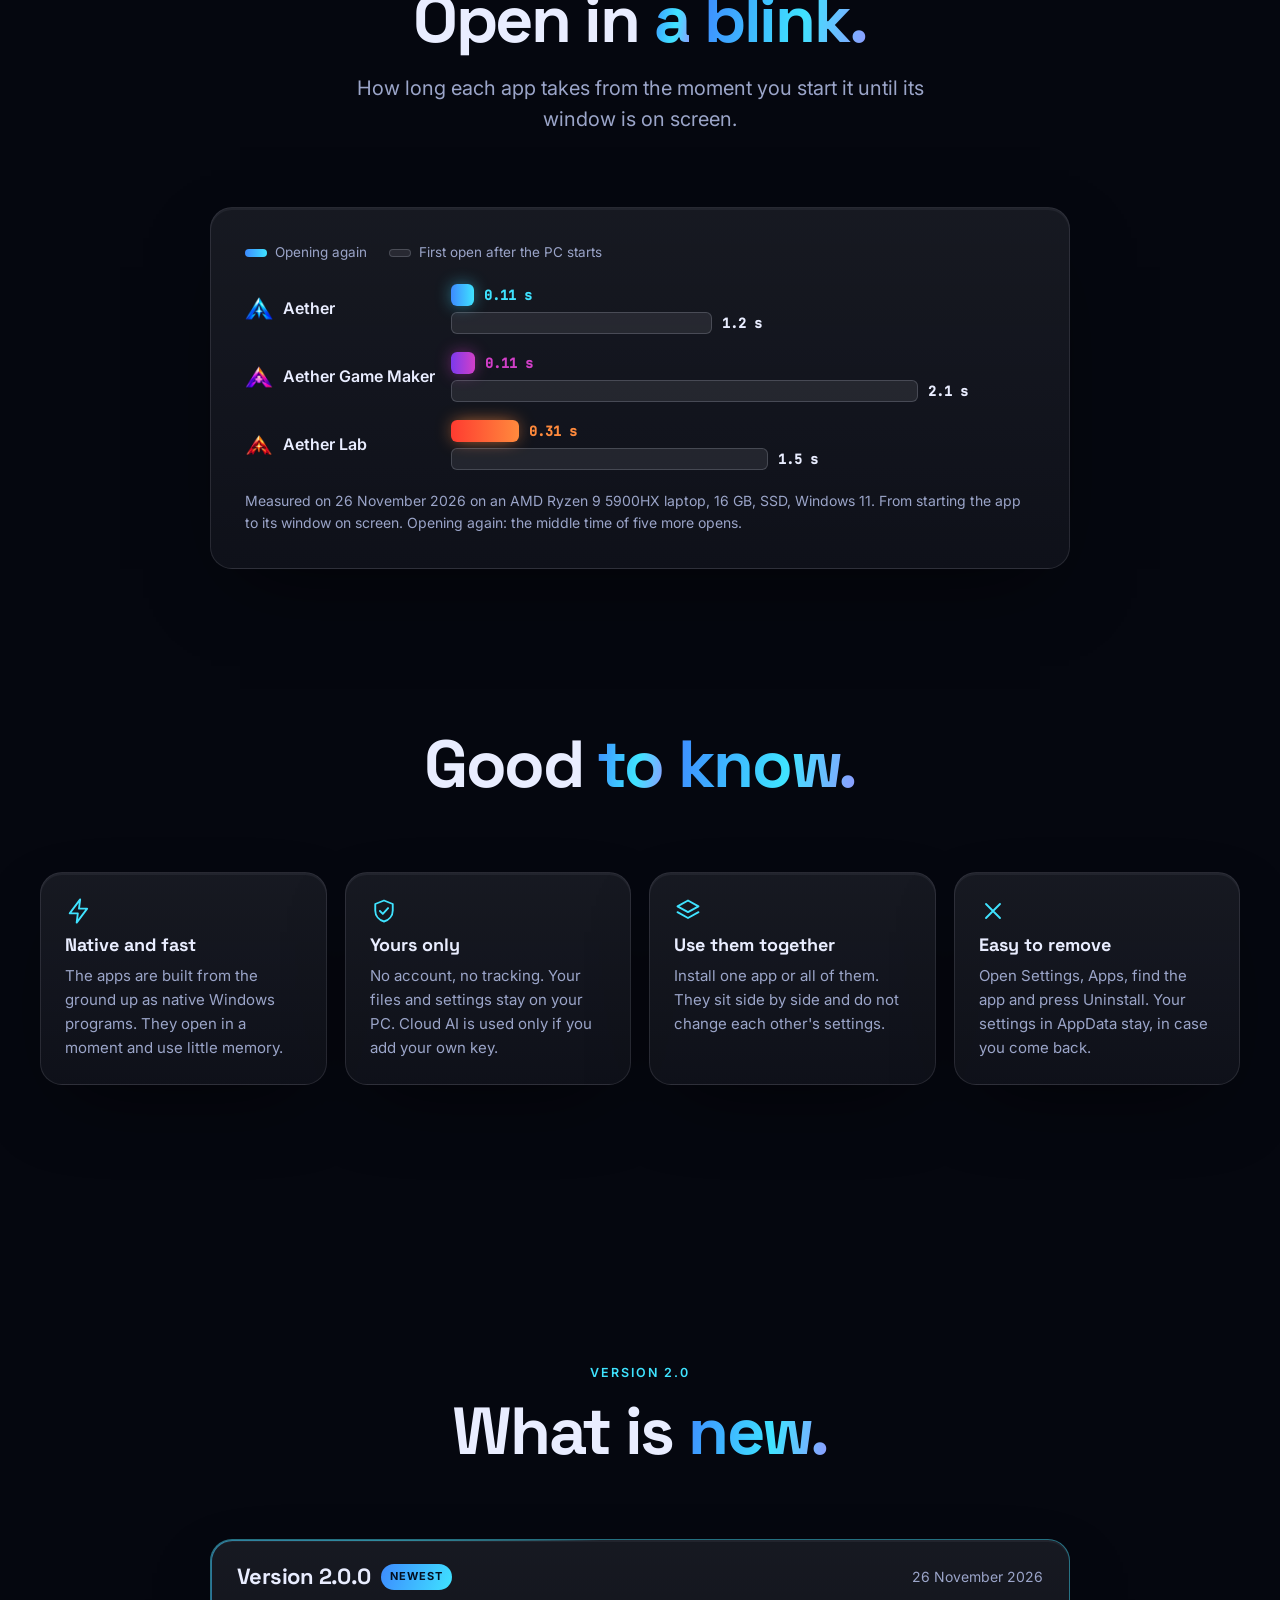
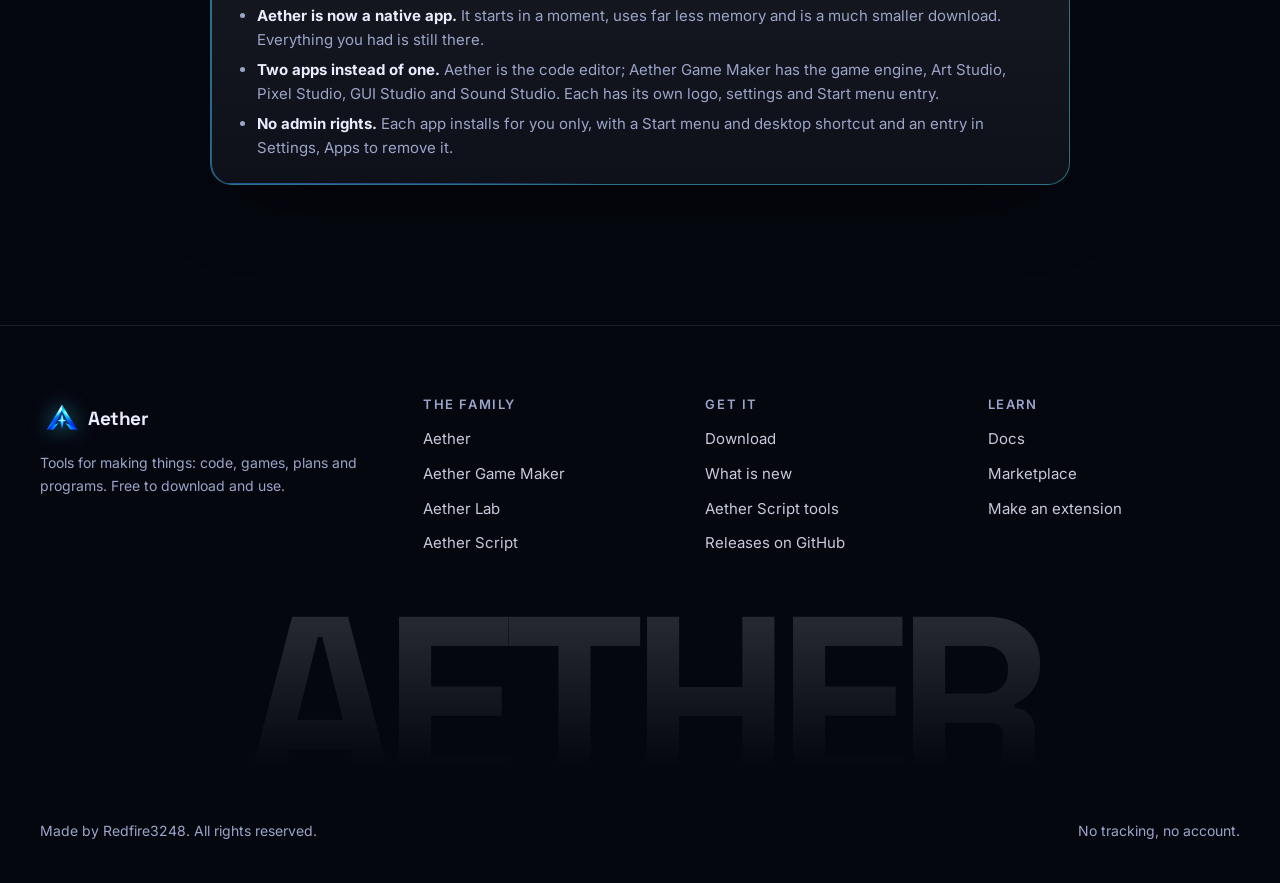
<file: download.html>
<!doctype html>
<html lang="en">
<head>
  <meta charset="utf-8">
  <meta name="viewport" content="width=device-width, initial-scale=1">
  <title>Download the Aether apps</title>
  <meta name="description" content="Download Aether, Aether Game Maker, Aether Lab and Aether Script for Windows. Free, with no account and no admin rights.">
  <meta name="theme-color" content="#05070f">
  <meta property="og:title" content="Download the Aether apps">
  <meta property="og:description" content="Download Aether, Aether Game Maker, Aether Lab and Aether Script for Windows. Free, with no account and no admin rights.">
  <meta property="og:image" content="assets/logo.png">
  <link rel="icon" href="assets/logo-64.png" type="image/png">
  <link rel="apple-touch-icon" href="assets/logo-192.png">
  <link rel="preconnect" href="https://fonts.googleapis.com">
  <link rel="preconnect" href="https://fonts.gstatic.com" crossorigin>
  <link href="https://fonts.googleapis.com/css2?family=Inter:wght@400;500;600&family=Space+Grotesk:wght@500;700&display=swap" rel="stylesheet">
  <link rel="stylesheet" href="assets/css/site.css?v=6">
  <script>try{var t=localStorage.getItem('aether-site-theme');if(t&&/Paper/.test(t))document.documentElement.dataset.mode='light'}catch(e){}</script>

</head>
<body data-page="aether">
  <a class="skip" href="#main">Skip to the page</a>
  <div class="progress" aria-hidden="true"><i></i></div>
  <div class="bg-lights" aria-hidden="true"><i></i><i></i></div>
  <div class="grain" aria-hidden="true"></div>
  <header class="nav">
    <div class="nav-in">
      <a class="brand" href="index.html" aria-label="Aether, home"><img src="assets/logo-64.png" alt="" width="32" height="32"><span>Aether</span></a>
      <nav class="nav-links" aria-label="Main"><a href="aether.html">Aether</a><a href="game-maker.html">Game Maker</a><a href="lab.html">Aether Lab</a><a href="script.html">Aether Script</a><a href="https://redfire3248.github.io/aether-marketplace/marketplace.html">Marketplace<svg class="ic " aria-hidden="true"><use href="assets/icons.svg#external"/></svg></a><a href="https://redfire3248.github.io/aether-marketplace/docs.html">Docs<svg class="ic " aria-hidden="true"><use href="assets/icons.svg#external"/></svg></a></nav>
      <div class="nav-tools">
        <div class="theme-pick">
          <button class="icon-btn" id="theme-btn" type="button" aria-haspopup="true" aria-expanded="false" aria-controls="theme-menu" aria-label="Change the theme"><svg class="ic " aria-hidden="true"><use href="assets/icons.svg#palette"/></svg></button>
          <div class="theme-menu" id="theme-menu" role="group" aria-label="Themes" hidden></div>
        </div>
        <a class="btn small nav-get ghost magnet" href="download.html"><svg class="ic " aria-hidden="true"><use href="assets/icons.svg#download"/></svg>Download</a>
        <button class="icon-btn nav-menu" id="nav-menu" type="button" aria-expanded="false" aria-controls="nav-panel" aria-label="Menu"><svg class="ic" aria-hidden="true"><use href="assets/icons.svg#menu"/></svg></button>
      </div>
    </div>
  </header>
  <div class="nav-panel" id="nav-panel" hidden><a href="aether.html"><img src="assets/logo-64.png" alt="" width="26" height="26">Aether</a><a href="game-maker.html"><img src="assets/game-maker-logo-64.png" alt="" width="26" height="26">Game Maker</a><a href="lab.html"><img src="assets/lab-logo-64.png" alt="" width="26" height="26">Aether Lab</a><a href="script.html"><img src="img/aether-script.png" alt="" width="26" height="26">Aether Script</a><a href="https://redfire3248.github.io/aether-marketplace/marketplace.html"><svg class="ic " aria-hidden="true"><use href="assets/icons.svg#bag"/></svg>Marketplace</a><a href="https://redfire3248.github.io/aether-marketplace/docs.html"><svg class="ic " aria-hidden="true"><use href="assets/icons.svg#book"/></svg>Docs</a><a class="btn" href="download.html"><svg class="ic " aria-hidden="true"><use href="assets/icons.svg#download"/></svg>Download the apps</a></div>
  <main id="main">
    <section class="hero" aria-labelledby="hero-h" style="min-height:0">
      <div class="hero-fallback" aria-hidden="true"></div>
      <canvas class="hero-gl" aria-hidden="true"></canvas>
      <div class="hero-grid" aria-hidden="true"></div>
      <div class="wrap p-hero">
        <div class="logo-row rise" aria-hidden="true"><img src="assets/logo-192.png" alt="" width="84" height="84"><img src="assets/game-maker-logo-192.png" alt="" width="84" height="84"><img src="assets/lab-logo-192.png" alt="" width="84" height="84"><img src="img/aether-script.png" alt="" width="84" height="84"></div>
        <h1 class="display rise" style="--d:1" id="hero-h">Get the <span class="grad">Aether apps.</span></h1>
        <p class="lead rise" style="--d:2">Each app has its own installer. They are free, need no account and no admin rights, and install for you only.</p>
        <div class="cta center rise" style="--d:3">
          <a class="btn big magnet" href="#apps"><svg class="ic" aria-hidden="true"><use href="assets/icons.svg#download"/></svg>Pick an app</a>
          <a class="btn big ghost" href="#install">How to install<svg class="ic ic-arrow" aria-hidden="true"><use href="assets/icons.svg#arrow"/></svg></a>
        </div>
        <p class="meta rise" style="--d:4"><svg class="ic" aria-hidden="true"><use href="assets/icons.svg#windows"/></svg>Windows 10 and 11 (64-bit)&nbsp;·&nbsp;Mac and Linux later</p>
      </div>
    </section>

    <section class="sec" id="apps" aria-labelledby="apps-h" style="padding-top:20px">
      <div class="wrap">
        <h2 class="sr" id="apps-h">The apps</h2>
        <div class="get-grid">

          <article class="get card glow c-ae" data-app="AetherApp" data-r>
            <div class="get-top">
              <img class="get-logo" src="assets/logo-192.png" alt="" width="72" height="72">
              <div><p class="tag">The code editor</p><h3>Aether</h3></div>
              <span class="get-new">New</span>
            </div>
            <p>Write code in any language with AI beside you. Debug it, run it, put it on Git and turn it into a real app.</p>
            <ul class="get-has"><li>Editor</li><li>AI, local or cloud</li><li>Debugger</li><li>Terminal</li><li>Git</li><li>Stats</li><li>Apps (.exe, .apk)</li><li>PDF editor</li><li>Arduino and its simulator</li><li>Web preview</li></ul>
            <a class="btn get-btn magnet" data-file href="https://github.com/Redfire3248/aether-download/releases/latest/download/Aether-Setup.exe"><svg class="ic" aria-hidden="true"><use href="assets/icons.svg#download"/></svg>Download Aether<small data-f="size"></small></a>
            <dl class="get-facts">
              <div><dt>Version</dt><dd data-f="version">2.0.0</dd></div>
              <div><dt>Released</dt><dd data-f="date">-</dd></div>
              <div><dt>Download</dt><dd data-f="size">-</dd></div>
              <div><dt>Installed</dt><dd data-f="installed">-</dd></div>
              <div><dt>Opens in</dt><dd data-f="boot">-</dd></div>
              <div><dt>First open</dt><dd data-f="bootfirst">-</dd></div>
              <div><dt>Installs to</dt><dd><code>%LOCALAPPDATA%\Programs\Aether</code></dd></div>
              <div><dt>File</dt><dd><code data-f="file">Aether-Setup.exe</code></dd></div>
            </dl>
            <details class="get-sum"><summary><svg class="ic" aria-hidden="true"><use href="assets/icons.svg#shield"/></svg>SHA-256 checksum</summary><code data-f="sha256">-</code><p class="small">To check your download, run <code>Get-FileHash Aether-Setup.exe</code> in PowerShell and compare.</p></details>
            <a class="more-link" href="aether.html">Everything in Aether<svg class="ic" aria-hidden="true"><use href="assets/icons.svg#arrow"/></svg></a>
          </article>

          <article class="get card glow c-gm" data-app="AetherGameMaker" data-r style="--i:1">
            <div class="get-top">
              <img class="get-logo" src="assets/game-maker-logo-192.png" alt="" width="72" height="72">
              <div><p class="tag">Make games</p><h3>Aether Game Maker</h3></div>
              <span class="get-new">New</span>
            </div>
            <p>Build 2D and 3D games: worlds, pixel art, menus and sound in one place, then play them at once.</p>
            <ul class="get-has"><li>Game engine, 2D and 3D</li><li>Scene editor</li><li>Art Studio</li><li>Pixel Studio</li><li>GUI Studio</li><li>Sound Studio</li><li>Aether Script</li><li>Play in the app</li></ul>
            <a class="btn get-btn magnet" data-file href="https://github.com/Redfire3248/aether-download/releases/latest/download/Aether-Game-Maker-Setup.exe"><svg class="ic" aria-hidden="true"><use href="assets/icons.svg#download"/></svg>Download Game Maker<small data-f="size"></small></a>
            <dl class="get-facts">
              <div><dt>Version</dt><dd data-f="version">2.0.0</dd></div>
              <div><dt>Released</dt><dd data-f="date">-</dd></div>
              <div><dt>Download</dt><dd data-f="size">-</dd></div>
              <div><dt>Installed</dt><dd data-f="installed">-</dd></div>
              <div><dt>Opens in</dt><dd data-f="boot">-</dd></div>
              <div><dt>First open</dt><dd data-f="bootfirst">-</dd></div>
              <div><dt>Installs to</dt><dd><code>%LOCALAPPDATA%\Programs\Aether Game Maker</code></dd></div>
              <div><dt>File</dt><dd><code data-f="file">Aether-Game-Maker-Setup.exe</code></dd></div>
            </dl>
            <details class="get-sum"><summary><svg class="ic" aria-hidden="true"><use href="assets/icons.svg#shield"/></svg>SHA-256 checksum</summary><code data-f="sha256">-</code><p class="small">To check your download, run <code>Get-FileHash Aether-Game-Maker-Setup.exe</code> in PowerShell and compare.</p></details>
            <a class="more-link" href="game-maker.html">Everything in Game Maker<svg class="ic" aria-hidden="true"><use href="assets/icons.svg#arrow"/></svg></a>
          </article>

          <article class="get card glow c-lab" data-app="AetherLab" data-r style="--i:2">
            <div class="get-top">
              <img class="get-logo" src="assets/lab-logo-192.png" alt="" width="72" height="72">
              <div><p class="tag">Plan, then build with AI</p><h3>Aether Lab</h3></div>
              <span class="get-new">Early</span>
            </div>
            <p>Plan a project on an endless canvas, then build it with any AI. You review every change before it touches your files.</p>
            <ul class="get-has" data-f="has"><li>Visual canvas</li><li>Tasks, milestones and a board</li><li>Any AI: local, cloud or CLI</li><li>Review every change</li><li>Agent uses a browser</li><li>Plans into docs and prompts</li><li>Terminal and Web tab</li><li>Its own themes</li></ul>
            <a class="btn get-btn magnet" data-file href="https://github.com/Redfire3248/aether-download/releases/latest/download/Aether-Lab-Setup.exe"><svg class="ic" aria-hidden="true"><use href="assets/icons.svg#download"/></svg>Download Aether Lab<small data-f="size"></small></a>
            <dl class="get-facts">
              <div><dt>Version</dt><dd data-f="version">0.1.0</dd></div>
              <div><dt>Released</dt><dd data-f="date">-</dd></div>
              <div><dt>Download</dt><dd data-f="size">-</dd></div>
              <div><dt>Installed</dt><dd data-f="installed">-</dd></div>
              <div><dt>Opens in</dt><dd data-f="boot">-</dd></div>
              <div><dt>First open</dt><dd data-f="bootfirst">-</dd></div>
              <div><dt>Installs to</dt><dd><code>%LOCALAPPDATA%\Programs\Aether Lab</code></dd></div>
              <div><dt>File</dt><dd><code data-f="file">Aether-Lab-Setup.exe</code></dd></div>
            </dl>
            <details class="get-sum"><summary><svg class="ic" aria-hidden="true"><use href="assets/icons.svg#shield"/></svg>SHA-256 checksum</summary><code data-f="sha256">-</code><p class="small">To check your download, run <code>Get-FileHash Aether-Lab-Setup.exe</code> in PowerShell and compare.</p></details>
            <a class="more-link" href="lab.html">Everything in Aether Lab<svg class="ic" aria-hidden="true"><use href="assets/icons.svg#arrow"/></svg></a>
          </article>

          <article class="get card glow c-as" data-r style="--i:3">
            <div class="get-top">
              <img class="get-logo" src="img/aether-script.png" alt="" width="72" height="72">
              <div><p class="tag">A language of its own</p><h3>Aether Script</h3></div>
              <span class="get-new">Test</span>
            </div>
            <p>An easy, Python-like language for programs with windows, buttons and canvases. Run it outside the apps too.</p>
            <ul class="get-has"><li>Window runner</li><li>VS Code extension</li><li>aes command</li></ul>
            <a class="btn get-btn magnet" data-aes="exe" href="https://github.com/Redfire3248/aether-download/releases/download/aether-script-v1.1.1/Aether-Script-Setup.exe"><svg class="ic" aria-hidden="true"><use href="assets/icons.svg#download"/></svg>Download the runner<small></small></a>
            <div class="get-more">
              <a class="os-file" data-aes="vsix" href="https://github.com/Redfire3248/aether-download/releases/download/aether-script-v1.1.1/aether-script-1.1.0.vsix"><svg class="ic" aria-hidden="true"><use href="assets/icons.svg#code"/></svg>VS Code extension (.vsix)<small></small></a>
              <a class="os-file" data-aes="js" href="https://github.com/Redfire3248/aether-download/releases/download/aether-script-v1.1.1/aes.js"><svg class="ic" aria-hidden="true"><use href="assets/icons.svg#terminal"/></svg>aes command (needs Node.js 18+)<small></small></a>
            </div>
            <p class="small">Aether and Game Maker run Aether Script by themselves. These are for using it anywhere else.</p>
            <a class="more-link" href="script.html">Everything in Aether Script<svg class="ic" aria-hidden="true"><use href="assets/icons.svg#arrow"/></svg></a>
          </article>
        </div>
        <p class="center muted-note" style="margin-top:26px">On a Mac or Linux? The new apps are for Windows first. Mac and Linux versions come later.</p>
      </div>
    </section>

    <section class="sec" id="install" aria-labelledby="steps-h" style="padding-top:30px">
      <div class="wrap">
        <header class="sec-head center">
          <p class="eyebrow" data-r>On Windows</p>
          <h2 class="h2 split" id="steps-h">Three steps <span class="g">and you're in.</span></h2>
        </header>
        <ol class="steps">
          <li class="card" data-r><b>Download</b><p>Press the button of the app you want. The installer is one small file.</p></li>
          <li class="card" data-r style="--i:1"><b>Open it</b><p>The apps are new and not code-signed yet, so Windows may warn you. Press <b>More info</b>, then <b>Run anyway</b>. No admin rights are needed.</p></li>
          <li class="card" data-r style="--i:2"><b>Start making</b><p>The app is on your Start menu and desktop. Each app keeps its own settings.</p></li>
        </ol>
      </div>
    </section>

    <section class="sec" id="speed" aria-labelledby="speed-h" style="padding-top:20px">
      <div class="wrap-s">
        <header class="sec-head center">
          <p class="eyebrow" data-r>Start-up times</p>
          <h2 class="h2 split" id="speed-h">Open in <span class="g">a blink.</span></h2>
          <p class="lead" data-r>How long each app takes from the moment you start it until its window is on screen.</p>
        </header>
        <div class="boot card" data-r id="boot">
          <div class="boot-key"><span><i class="k-again"></i>Opening again</span><span><i class="k-first"></i>First open after the PC starts</span></div>
          <div class="boot-rows"></div>
          <p class="small boot-how"></p>
        </div>
      </div>
    </section>

    <section class="sec" aria-labelledby="facts-h" style="padding-top:20px">
      <div class="wrap">
        <header class="sec-head center"><h2 class="h2 split" id="facts-h">Good <span class="g">to know.</span></h2></header>
        <div class="know">
          <div class="know-i card" data-r><svg class="ic" aria-hidden="true"><use href="assets/icons.svg#zap"/></svg><b>Native and fast</b><p>The apps are built from the ground up as native Windows programs. They open in a moment and use little memory.</p></div>
          <div class="know-i card" data-r style="--i:1"><svg class="ic" aria-hidden="true"><use href="assets/icons.svg#shield"/></svg><b>Yours only</b><p>No account, no tracking. Your files and settings stay on your PC. Cloud AI is used only if you add your own key.</p></div>
          <div class="know-i card" data-r style="--i:2"><svg class="ic" aria-hidden="true"><use href="assets/icons.svg#layers"/></svg><b>Use them together</b><p>Install one app or all of them. They sit side by side and do not change each other's settings.</p></div>
          <div class="know-i card" data-r style="--i:3"><svg class="ic" aria-hidden="true"><use href="assets/icons.svg#close"/></svg><b>Easy to remove</b><p>Open Settings, Apps, find the app and press Uninstall. Your settings in AppData stay, in case you come back.</p></div>
        </div>
      </div>
    </section>

    <section class="sec" id="new" aria-labelledby="new-h">
      <div class="wrap-s">
        <header class="sec-head center">
          <p class="eyebrow" data-r>Version 2.0</p>
          <h2 class="h2 split" id="new-h">What is <span class="g">new.</span></h2>
        </header>
        <article class="rel card newest glow" data-r>
          <header><h3>Version 2.0.0</h3><span class="rel-new">Newest</span><time data-f="reldate"></time></header>
          <ul class="rel-notes">
            <li><b>Aether is now a native app.</b> It starts in a moment, uses far less memory and is a much smaller download. Everything you had is still there.</li>
            <li><b>Two apps instead of one.</b> Aether is the code editor; Aether Game Maker has the game engine, Art Studio, Pixel Studio, GUI Studio and Sound Studio. Each has its own logo, settings and Start menu entry.</li>
            <li><b>No admin rights.</b> Each app installs for you only, with a Start menu and desktop shortcut and an entry in Settings, Apps to remove it.</li>
          </ul>
        </article>
      </div>
    </section>
  </main>

  <footer class="foot">
    <div class="wrap">
      <div class="foot-grid">
        <div>
          <a class="brand" href="index.html"><img src="assets/logo-64.png" alt="" width="32" height="32"><span>Aether</span></a>
          <p class="small">Tools for making things: code, games, plans and programs. Free to download and use.</p>
        </div>
        <div><h4>The family</h4><ul><li><a href="aether.html">Aether</a></li><li><a href="game-maker.html">Aether Game Maker</a></li><li><a href="lab.html">Aether Lab</a></li><li><a href="script.html">Aether Script</a></li></ul></div>
        <div><h4>Get it</h4><ul><li><a href="download.html">Download</a></li><li><a href="download.html#new">What is new</a></li><li><a href="script.html#aether-script">Aether Script tools</a></li><li><a href="https://github.com/Redfire3248/aether-download/releases">Releases on GitHub</a></li></ul></div>
        <div><h4>Learn</h4><ul><li><a href="https://redfire3248.github.io/aether-marketplace/docs.html">Docs</a></li><li><a href="https://redfire3248.github.io/aether-marketplace/marketplace.html">Marketplace</a></li><li><a href="https://github.com/Redfire3248/aether-marketplace">Make an extension</a></li></ul></div>
      </div>
      <p class="foot-word" aria-hidden="true">AETHER</p>
      <div class="foot-bottom small"><span>Made by Redfire3248. All rights reserved.</span><span>No tracking, no account.</span></div>
    </div>
  </footer>

  <script src="assets/js/site.js?v=6" defer></script>
  <script src="assets/js/aurora.js?v=4" defer></script>
  <script src="assets/js/fx.js?v=4" defer></script>
</body>
</html>
</file>
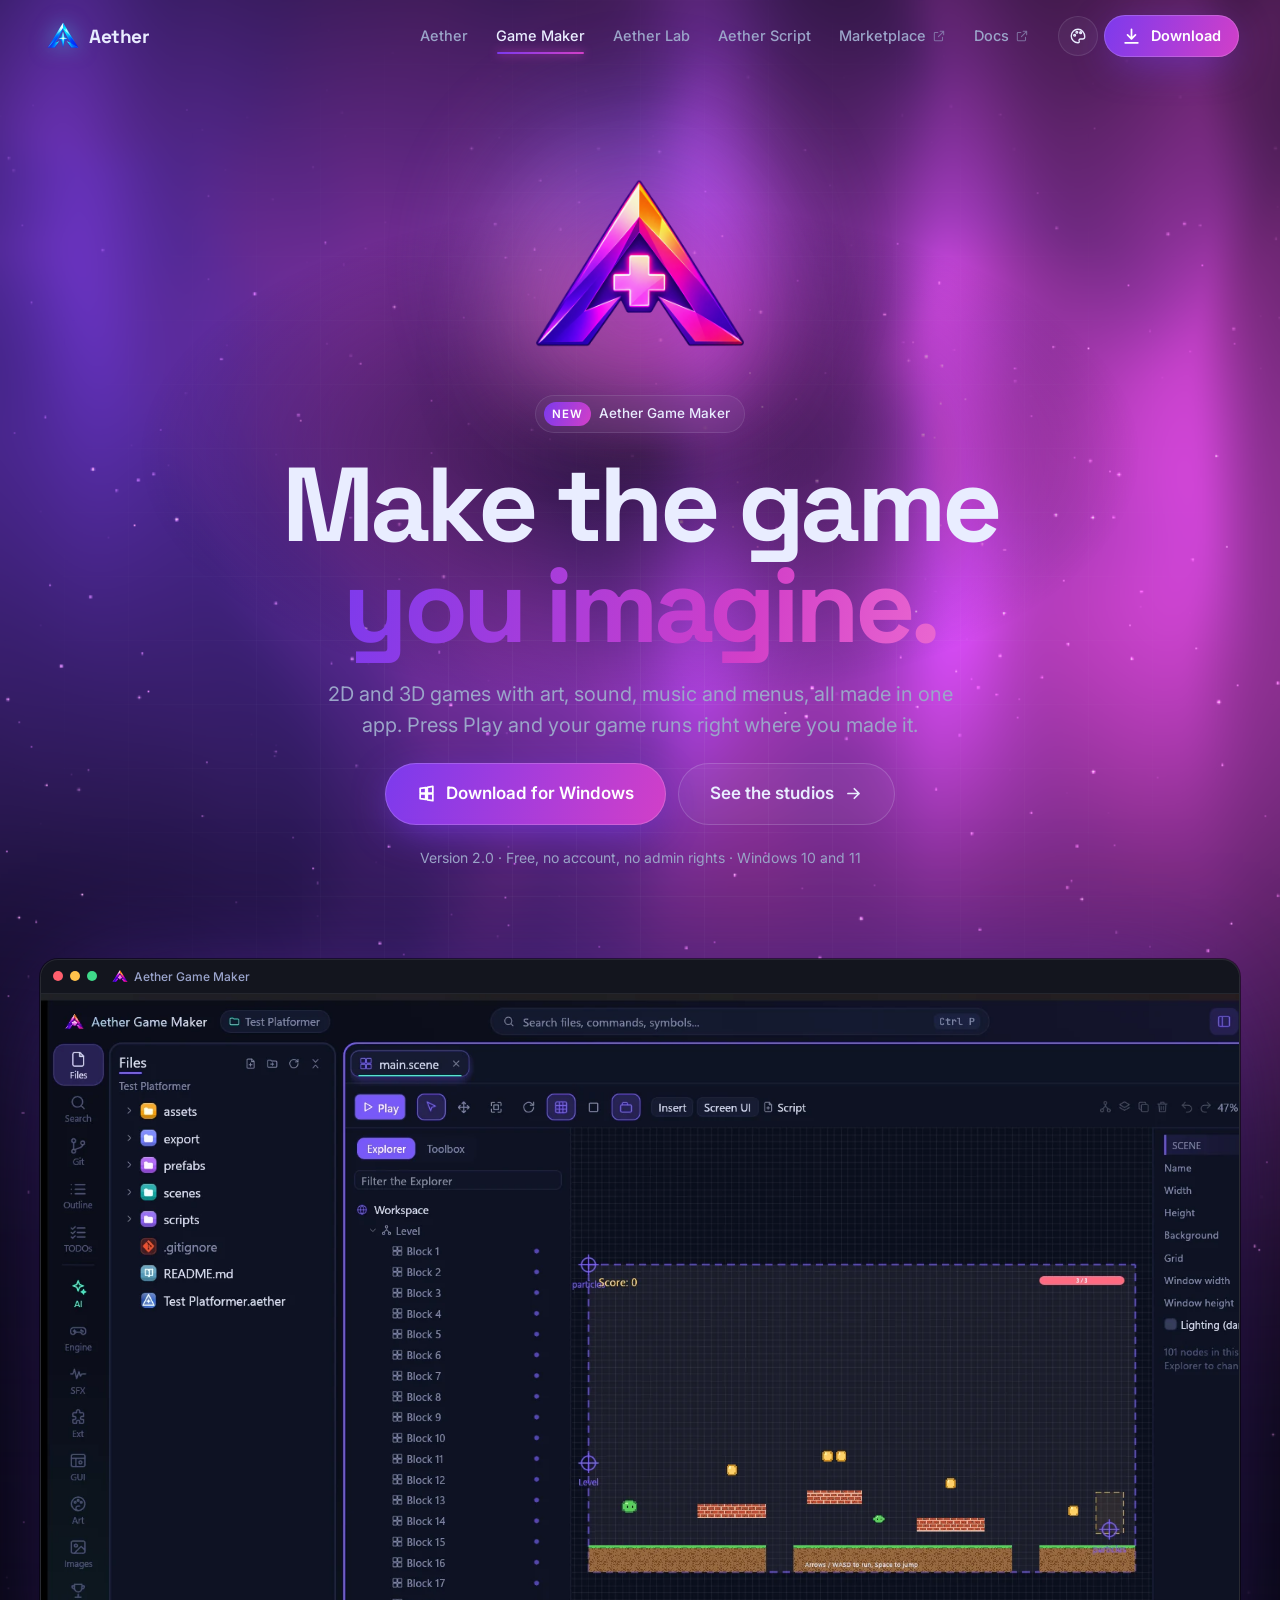
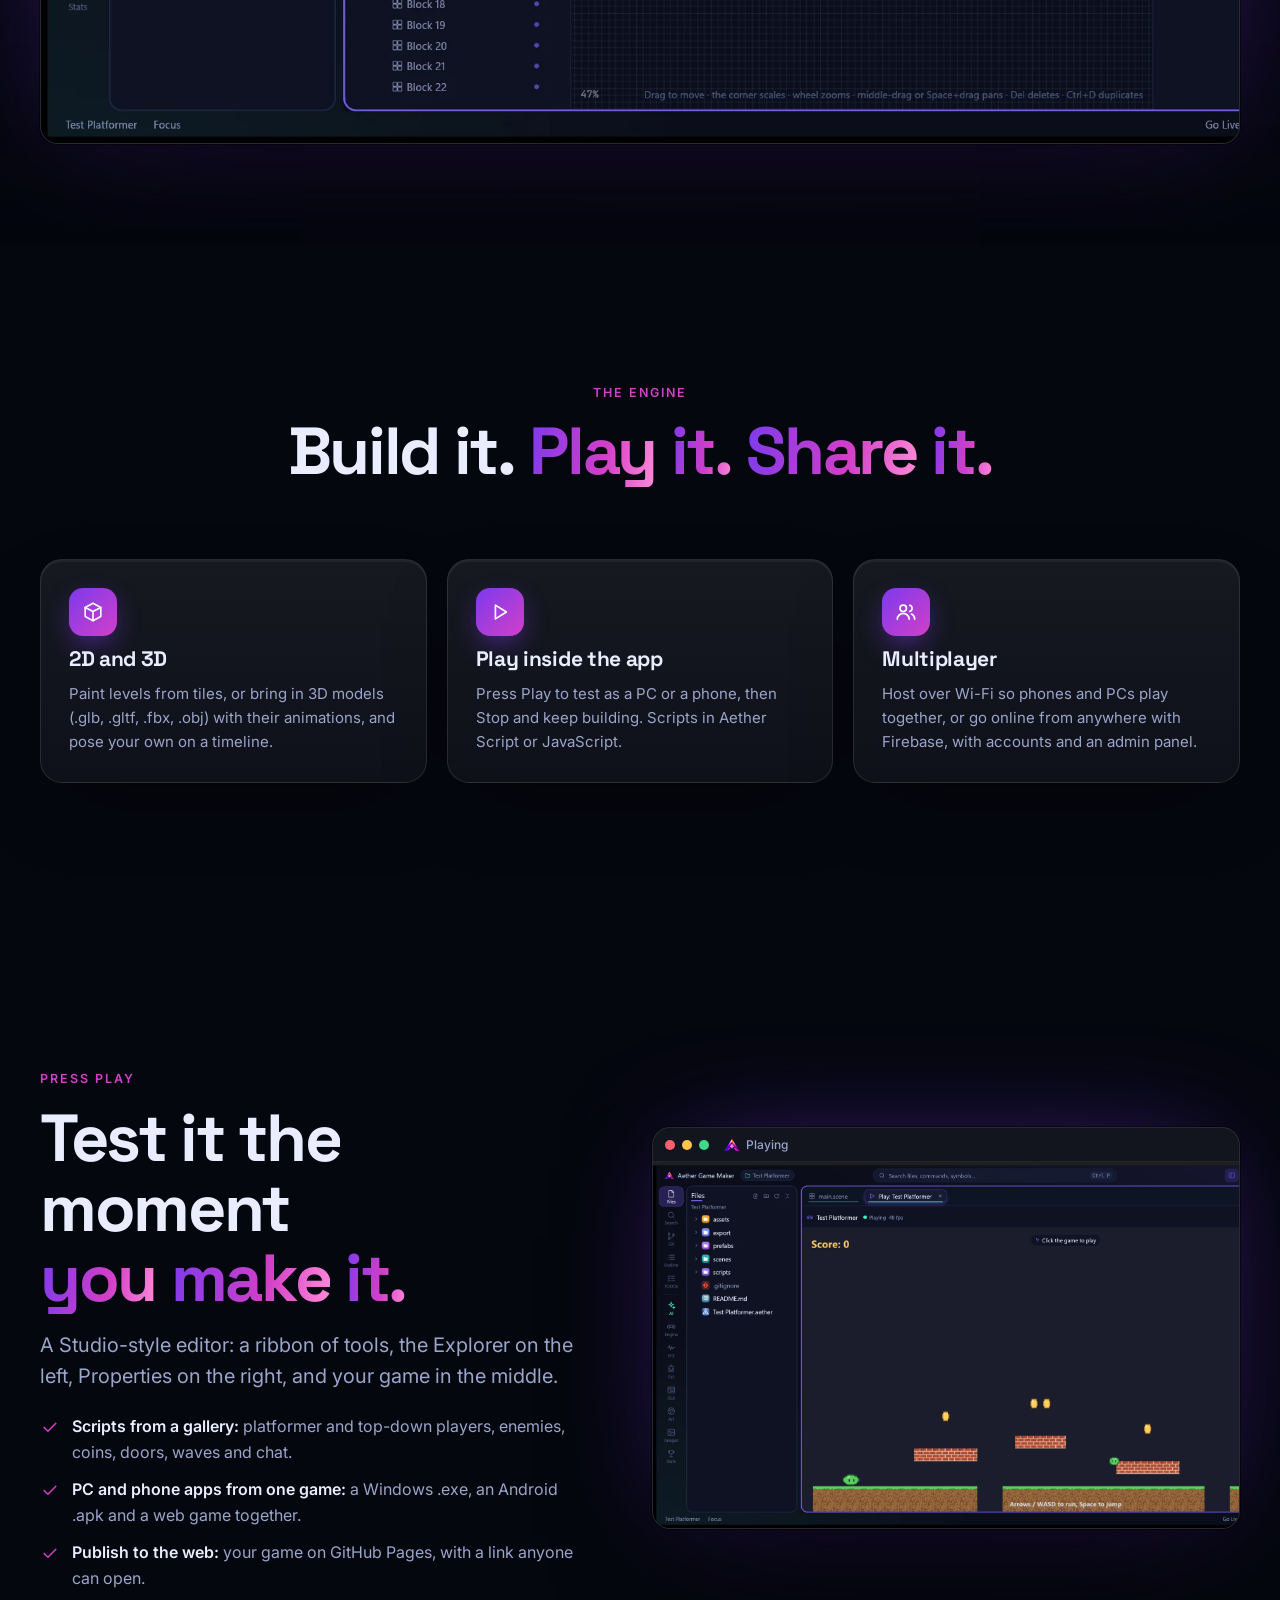
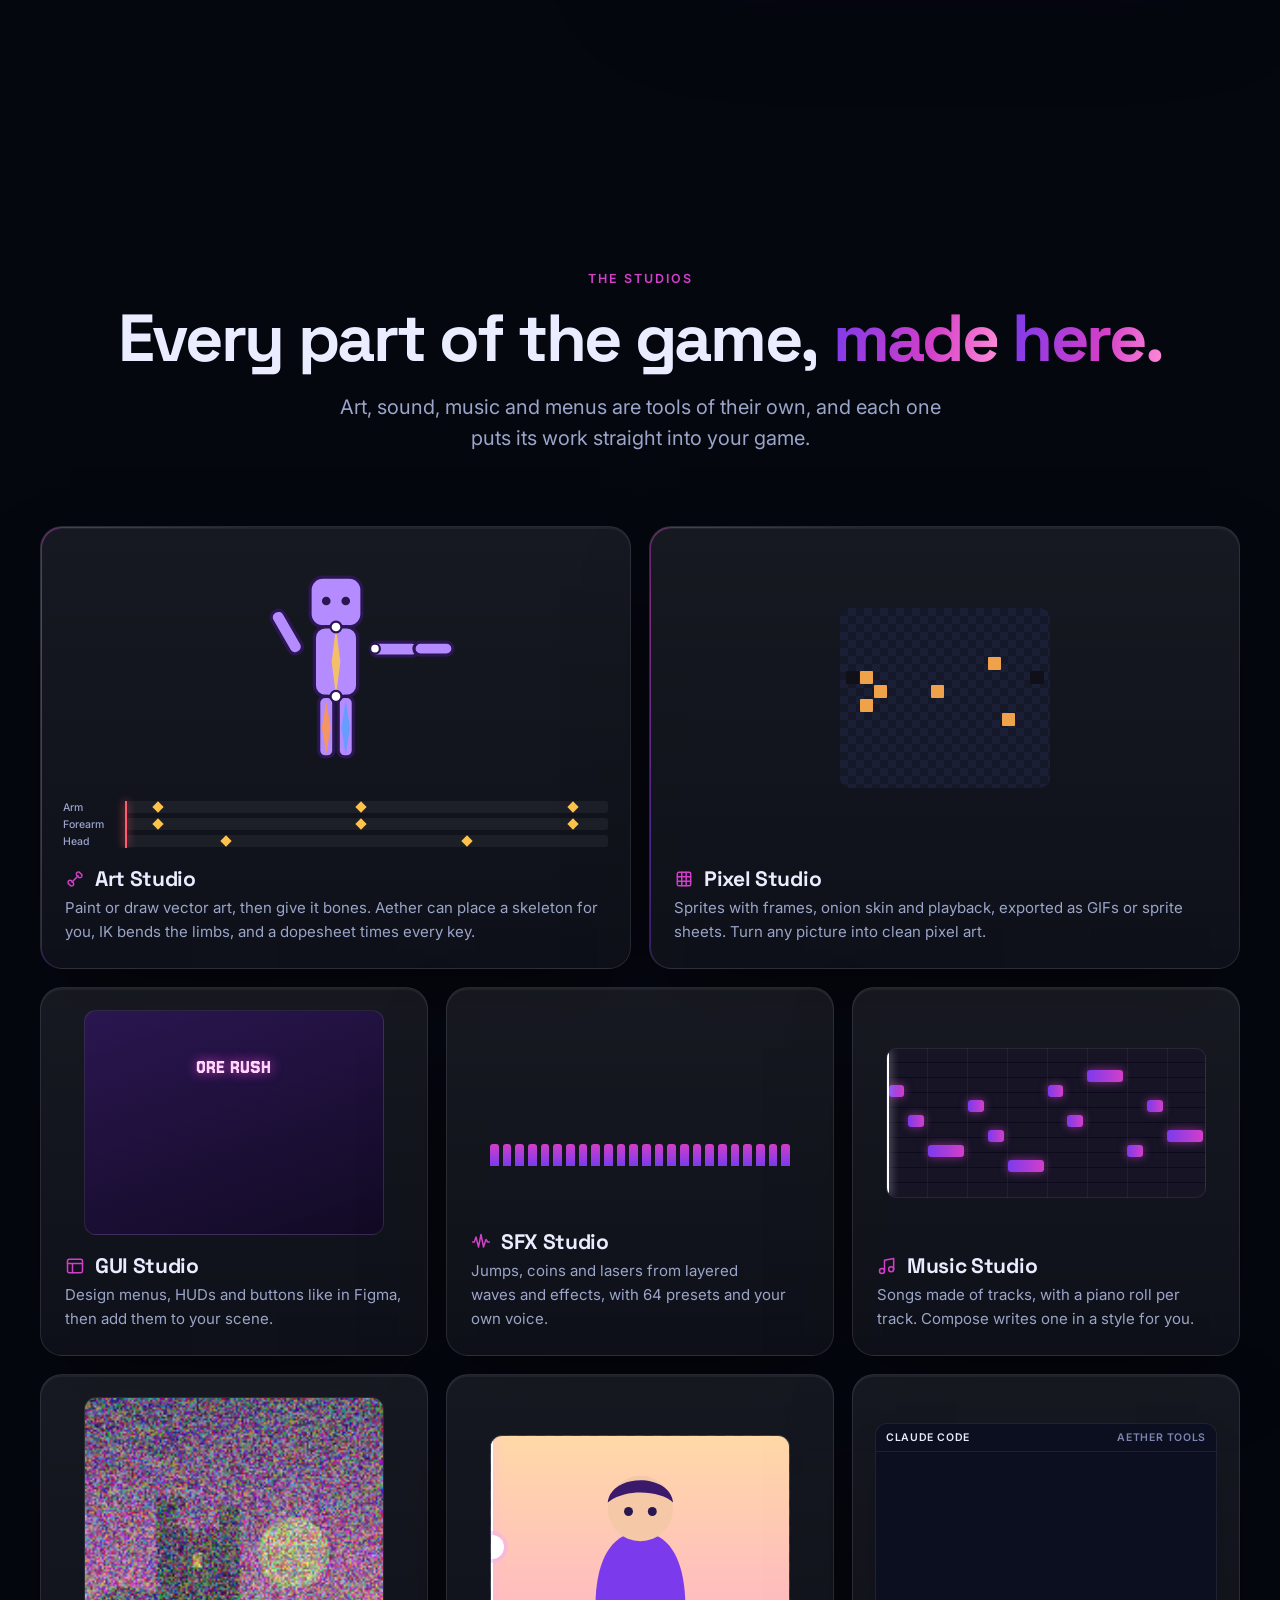
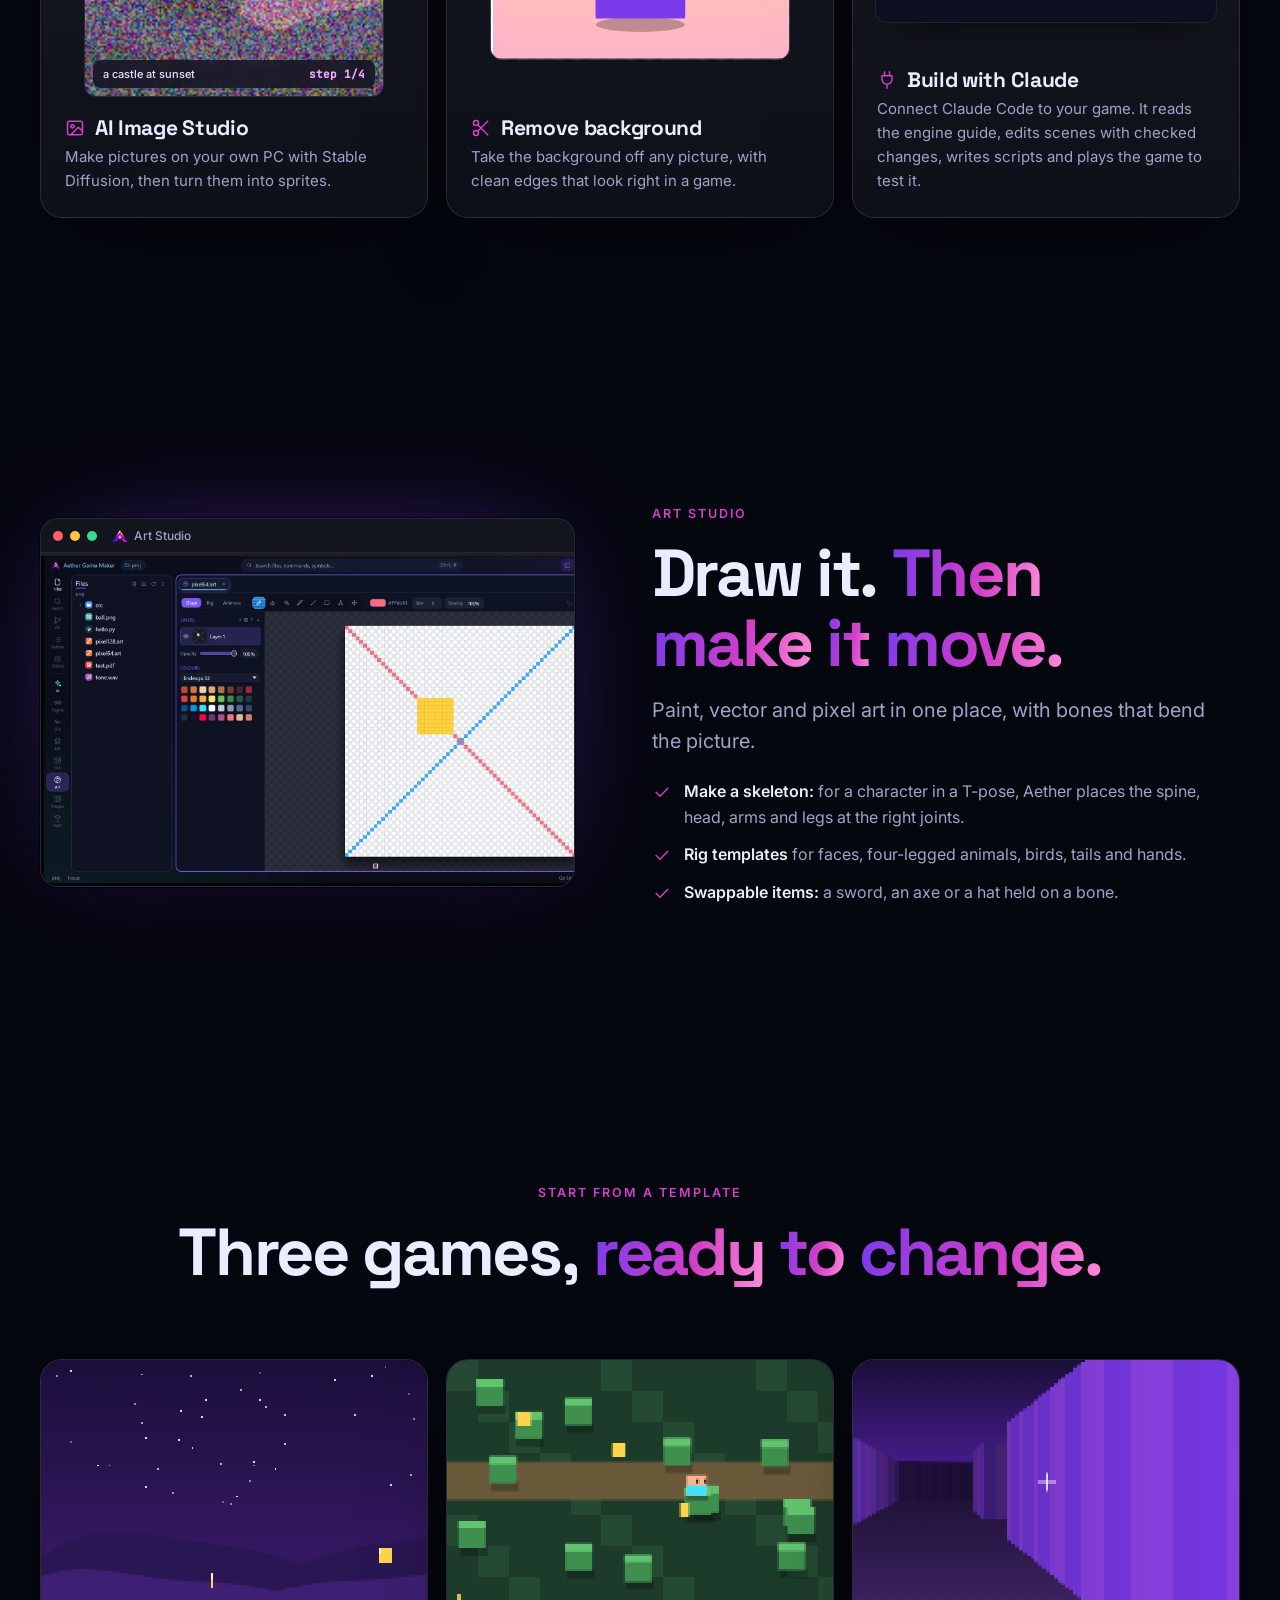
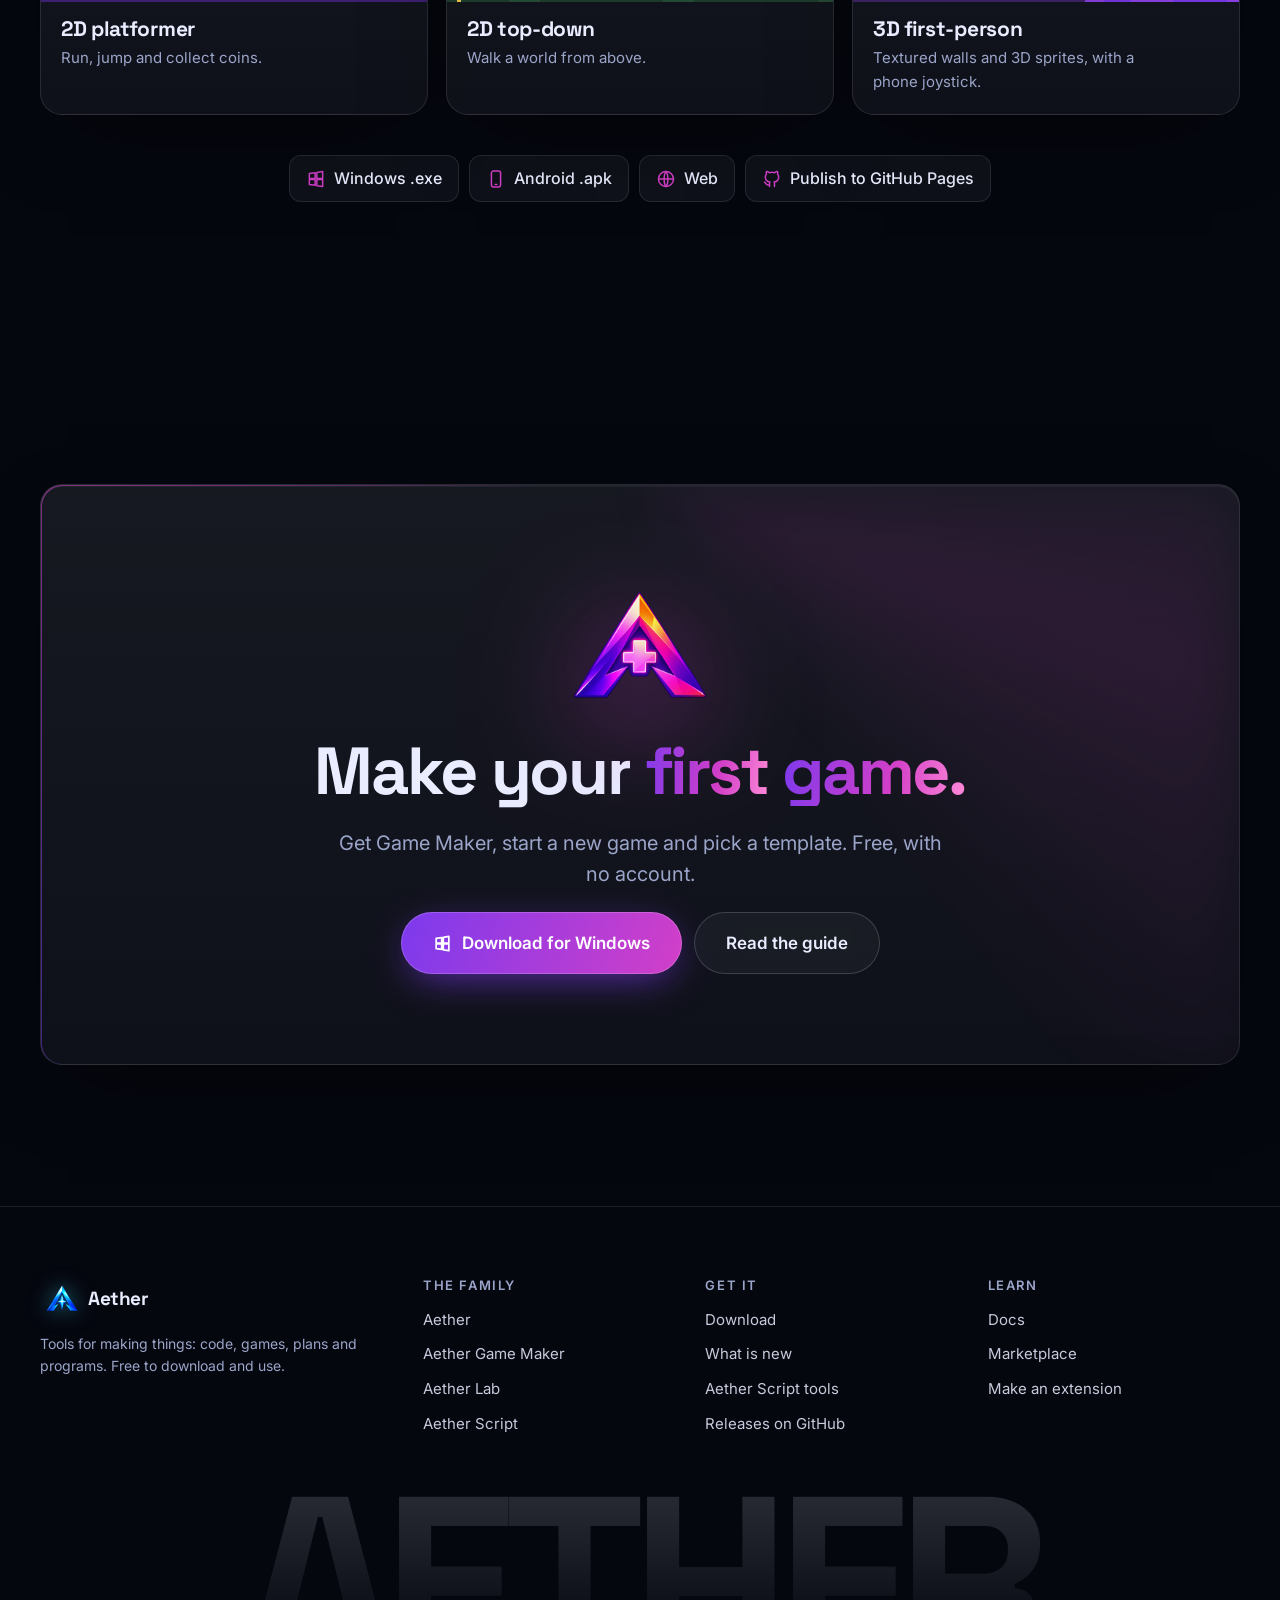
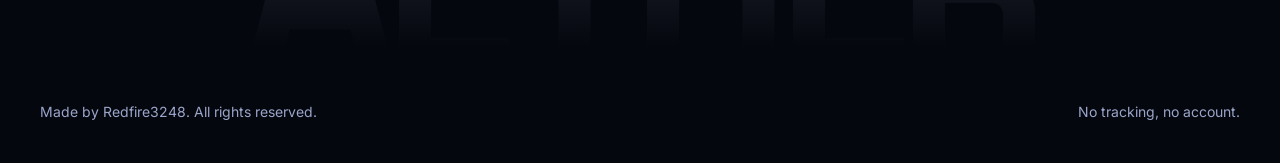
<file: game-maker.html>
<!doctype html>
<html lang="en">
<head>
  <meta charset="utf-8">
  <meta name="viewport" content="width=device-width, initial-scale=1">
  <title>Aether Game Maker: make games</title>
  <meta name="description" content="Aether Game Maker: a game engine for 2D, 3D and online games, with Art Studio, Pixel Studio, GUI Studio, SFX and Music Studio, AI pictures and Build with Claude.">
  <meta name="theme-color" content="#05070f">
  <meta property="og:title" content="Aether Game Maker: make games">
  <meta property="og:description" content="Aether Game Maker: a game engine for 2D, 3D and online games, with Art Studio, Pixel Studio, GUI Studio, SFX and Music Studio, AI pictures and Build with Claude.">
  <meta property="og:image" content="assets/game-maker-logo.png">
  <link rel="icon" href="assets/game-maker-logo-64.png" type="image/png">
  <link rel="apple-touch-icon" href="assets/logo-192.png">
  <link rel="preconnect" href="https://fonts.googleapis.com">
  <link rel="preconnect" href="https://fonts.gstatic.com" crossorigin>
  <link href="https://fonts.googleapis.com/css2?family=Inter:wght@400;500;600&family=Space+Grotesk:wght@500;700&display=swap" rel="stylesheet">
  <link rel="stylesheet" href="assets/css/site.css?v=6">
  <script>try{var t=localStorage.getItem('aether-site-theme');if(t&&/Paper/.test(t))document.documentElement.dataset.mode='light'}catch(e){}</script>

</head>
<body data-page="gm">
  <a class="skip" href="#main">Skip to the page</a>
  <div class="progress" aria-hidden="true"><i></i></div>
  <div class="bg-lights" aria-hidden="true"><i></i><i></i></div>
  <div class="grain" aria-hidden="true"></div>
  <header class="nav">
    <div class="nav-in">
      <a class="brand" href="index.html" aria-label="Aether, home"><img src="assets/logo-64.png" alt="" width="32" height="32"><span>Aether</span></a>
      <nav class="nav-links" aria-label="Main"><a href="aether.html">Aether</a><a href="game-maker.html" aria-current="page">Game Maker</a><a href="lab.html">Aether Lab</a><a href="script.html">Aether Script</a><a href="https://redfire3248.github.io/aether-marketplace/marketplace.html">Marketplace<svg class="ic " aria-hidden="true"><use href="assets/icons.svg#external"/></svg></a><a href="https://redfire3248.github.io/aether-marketplace/docs.html">Docs<svg class="ic " aria-hidden="true"><use href="assets/icons.svg#external"/></svg></a></nav>
      <div class="nav-tools">
        <div class="theme-pick">
          <button class="icon-btn" id="theme-btn" type="button" aria-haspopup="true" aria-expanded="false" aria-controls="theme-menu" aria-label="Change the theme"><svg class="ic " aria-hidden="true"><use href="assets/icons.svg#palette"/></svg></button>
          <div class="theme-menu" id="theme-menu" role="group" aria-label="Themes" hidden></div>
        </div>
        <a class="btn small nav-get magnet" href="download.html"><svg class="ic " aria-hidden="true"><use href="assets/icons.svg#download"/></svg>Download</a>
        <button class="icon-btn nav-menu" id="nav-menu" type="button" aria-expanded="false" aria-controls="nav-panel" aria-label="Menu"><svg class="ic" aria-hidden="true"><use href="assets/icons.svg#menu"/></svg></button>
      </div>
    </div>
  </header>
  <div class="nav-panel" id="nav-panel" hidden><a href="aether.html"><img src="assets/logo-64.png" alt="" width="26" height="26">Aether</a><a href="game-maker.html" aria-current="page"><img src="assets/game-maker-logo-64.png" alt="" width="26" height="26">Game Maker</a><a href="lab.html"><img src="assets/lab-logo-64.png" alt="" width="26" height="26">Aether Lab</a><a href="script.html"><img src="img/aether-script.png" alt="" width="26" height="26">Aether Script</a><a href="https://redfire3248.github.io/aether-marketplace/marketplace.html"><svg class="ic " aria-hidden="true"><use href="assets/icons.svg#bag"/></svg>Marketplace</a><a href="https://redfire3248.github.io/aether-marketplace/docs.html"><svg class="ic " aria-hidden="true"><use href="assets/icons.svg#book"/></svg>Docs</a><a class="btn" href="download.html"><svg class="ic " aria-hidden="true"><use href="assets/icons.svg#download"/></svg>Download the apps</a></div>
  <main id="main">
    <section class="hero" aria-labelledby="hero-h">
      <div class="hero-fallback" aria-hidden="true"></div>
      <canvas class="hero-gl" aria-hidden="true"></canvas>
      <div class="hero-grid" aria-hidden="true"></div>
      <div class="wrap p-hero">
        <div class="gm-hero-logo rise"><img src="assets/game-maker-logo.png" alt="" width="220" height="220"></div>
        <p class="chip-tag rise" style="--d:1"><b>New</b><span>Aether Game Maker</span></p>
        <h1 class="display rise" style="--d:2" id="hero-h">Make the game <span class="grad">you imagine.</span></h1>
        <p class="lead rise" style="--d:3">2D and 3D games with art, sound, music and menus, all made in one app. Press Play and your game runs right where you made it.</p>
        <div class="cta center rise" style="--d:4">
          <a class="btn big magnet dl-gm" href="https://github.com/Redfire3248/aether-download/releases/latest/download/Aether-Game-Maker-Setup.exe"><svg class="ic" aria-hidden="true"><use href="assets/icons.svg#windows"/></svg>Download for Windows</a>
          <a class="btn big ghost" href="#studios">See the studios<svg class="ic ic-arrow" aria-hidden="true"><use href="assets/icons.svg#arrow"/></svg></a>
        </div>
        <p class="meta rise" style="--d:5"><span>Version 2.0</span>&nbsp;·&nbsp;<span>Free, no account, no admin rights</span>&nbsp;·&nbsp;<span>Windows 10 and 11</span></p>
      </div>
      <div class="wrap showcase rise" style="--d:6">
        <figure class="device" data-fallback="game">
          <div class="mk-bar"><i></i><i></i><i></i><b><img src="assets/game-maker-logo-64.png" alt="">Aether Game Maker</b></div>
          <div class="device-view"><img src="assets/shots/game-maker-scene.webp" alt="A game scene open in Aether Game Maker" decoding="async"><div class="device-empty"><img src="assets/game-maker-logo-192.png" alt=""><b>Aether Game Maker</b><span>A picture of the app is on its way.</span></div></div>
        </figure>
      </div>
    </section>

    <section class="sec" aria-labelledby="eng-h">
      <div class="wrap">
        <header class="sec-head center">
          <p class="eyebrow" data-r>The engine</p>
          <h2 class="h2 split" id="eng-h">Build it. <span class="g">Play it. Share it.</span></h2>
        </header>
        <div class="points">
          <article class="point card" data-r><span class="pi"><svg class="ic" aria-hidden="true"><use href="assets/icons.svg#cube"/></svg></span><h3>2D and 3D</h3><p>Paint levels from tiles, or bring in 3D models (.glb, .gltf, .fbx, .obj) with their animations, and pose your own on a timeline.</p></article>
          <article class="point card" data-r style="--i:1"><span class="pi"><svg class="ic" aria-hidden="true"><use href="assets/icons.svg#play"/></svg></span><h3>Play inside the app</h3><p>Press Play to test as a PC or a phone, then Stop and keep building. Scripts in Aether Script or JavaScript.</p></article>
          <article class="point card" data-r style="--i:2"><span class="pi"><svg class="ic" aria-hidden="true"><use href="assets/icons.svg#users"/></svg></span><h3>Multiplayer</h3><p>Host over Wi-Fi so phones and PCs play together, or go online from anywhere with Firebase, with accounts and an admin panel.</p></article>
        </div>
      </div>
    </section>

    <section class="sec" aria-labelledby="play-h">
      <div class="wrap row">
        <div>
          <p class="eyebrow" data-r>Press Play</p>
          <h2 class="h2 split" id="play-h">Test it the moment <span class="g">you make it.</span></h2>
          <p class="lead" data-r>A Studio-style editor: a ribbon of tools, the Explorer on the left, Properties on the right, and your game in the middle.</p>
          <ul class="list" data-r>
            <li><svg class="ic" aria-hidden="true"><use href="assets/icons.svg#check"/></svg><span><b>Scripts from a gallery:</b> platformer and top-down players, enemies, coins, doors, waves and chat.</span></li>
            <li><svg class="ic" aria-hidden="true"><use href="assets/icons.svg#check"/></svg><span><b>PC and phone apps from one game:</b> a Windows .exe, an Android .apk and a web game together.</span></li>
            <li><svg class="ic" aria-hidden="true"><use href="assets/icons.svg#check"/></svg><span><b>Publish to the web:</b> your game on GitHub Pages, with a link anyone can open.</span></li>
          </ul>
        </div>
        <figure class="device float-y" data-r data-fallback="game">
          <div class="mk-bar"><i></i><i></i><i></i><b><img src="assets/game-maker-logo-64.png" alt="">Playing</b></div>
          <div class="device-view"><img src="assets/shots/game-maker-play.webp" alt="A game being played inside Aether Game Maker" loading="lazy" decoding="async"><div class="device-empty"><img src="assets/game-maker-logo-192.png" alt=""><b>Playing a game</b></div></div>
        </figure>
      </div>
    </section>

    <section class="sec" id="studios" aria-labelledby="st-h">
      <div class="wrap">
        <header class="sec-head center">
          <p class="eyebrow" data-r>The studios</p>
          <h2 class="h2 split" id="st-h">Every part of the game, <span class="g">made here.</span></h2>
          <p class="lead" data-r>Art, sound, music and menus are tools of their own, and each one puts its work straight into your game.</p>
        </header>
        <div class="bento">
          <article class="tile card glow w3" data-r>
            <div class="tile-art" style="display:grid;justify-items:center">
              <svg class="rig" viewBox="0 0 240 220" aria-hidden="true">
                <g class="head"><rect class="part" x="96" y="26" width="48" height="46" rx="12"/><circle cx="111" cy="48" r="4" fill="#2a1650"/><circle cx="129" cy="48" r="4" fill="#2a1650"/></g>
                <rect class="part" x="100" y="72" width="40" height="64" rx="10"/>
                <rect class="part" x="104" y="136" width="14" height="56" rx="6"/><rect class="part" x="122" y="136" width="14" height="56" rx="6"/>
                <g transform="rotate(60 84 92)"><rect class="part" x="44" y="86" width="44" height="13" rx="6"/></g>
                <g class="arm-r"><rect class="part" x="152" y="86" width="44" height="13" rx="6"/><g class="fore-r"><rect class="part" x="192" y="86" width="36" height="12" rx="6"/></g></g>
                <path class="bone" d="M120 72 L124 104 L120 136 L116 104 Z"/><path class="bone r" d="M111 140 L115 165 L111 190 L107 165Z"/><path class="bone l" d="M129 140 L133 165 L129 190 L125 165Z"/>
                <circle class="joint" cx="120" cy="72" r="5"/><circle class="joint" cx="120" cy="136" r="5"/><circle class="joint" cx="156" cy="92" r="4.5"/>
              </svg>
              <div class="dope" aria-hidden="true"><div>Arm<s><i style="left:6%"></i><i style="left:48%"></i><i style="left:92%"></i></s></div><div>Forearm<s><i style="left:6%"></i><i style="left:48%"></i><i style="left:92%"></i></s></div><div>Head<s><i style="left:20%"></i><i style="left:70%"></i></s></div><span class="head-line"></span></div>
            </div>
            <div class="tile-words"><h3><svg class="ic" aria-hidden="true"><use href="assets/icons.svg#bone"/></svg>Art Studio</h3><p>Paint or draw vector art, then give it bones. Aether can place a skeleton for you, IK bends the limbs, and a dopesheet times every key.</p></div>
          </article>
          <article class="tile card glow w3" data-r style="--i:1">
            <div class="tile-art"><div class="paint" data-paint aria-hidden="true"></div></div>
            <div class="tile-words"><h3><svg class="ic" aria-hidden="true"><use href="assets/icons.svg#grid"/></svg>Pixel Studio</h3><p>Sprites with frames, onion skin and playback, exported as GIFs or sprite sheets. Turn any picture into clean pixel art.</p></div>
          </article>
          <article class="tile card w2" data-r>
            <div class="tile-art"><div class="gui-demo" data-gui aria-hidden="true"><div class="gui-menu"><p class="gt">ORE RUSH</p><span>Play</span><span class="ghost">Settings</span><span class="ghost">Quit</span></div><div class="gui-sel" style="opacity:0"></div></div></div>
            <div class="tile-words"><h3><svg class="ic" aria-hidden="true"><use href="assets/icons.svg#layout"/></svg>GUI Studio</h3><p>Design menus, HUDs and buttons like in Figma, then add them to your scene.</p></div>
          </article>
          <article class="tile card w2" data-r style="--i:1">
            <div class="tile-art"><div class="eq" data-eq aria-hidden="true"></div></div>
            <div class="tile-words"><h3><svg class="ic" aria-hidden="true"><use href="assets/icons.svg#wave"/></svg>SFX Studio</h3><p>Jumps, coins and lasers from layered waves and effects, with 64 presets and your own voice.</p></div>
          </article>
          <article class="tile card w2" data-r style="--i:2">
            <div class="tile-art"><div class="roll" data-roll aria-hidden="true"></div></div>
            <div class="tile-words"><h3><svg class="ic" aria-hidden="true"><use href="assets/icons.svg#music"/></svg>Music Studio</h3><p>Songs made of tracks, with a piano roll per track. Compose writes one in a style for you.</p></div>
          </article>
          <article class="tile card w2" data-r>
            <div class="tile-art"><div class="gen" aria-hidden="true"><canvas data-gen width="160" height="160"></canvas><div class="prompt">a castle at sunset<b>starting</b></div></div></div>
            <div class="tile-words"><h3><svg class="ic" aria-hidden="true"><use href="assets/icons.svg#image"/></svg>AI Image Studio</h3><p>Make pictures on your own PC with Stable Diffusion, then turn them into sprites.</p></div>
          </article>
          <article class="tile card w2" data-r style="--i:1">
            <div class="tile-art">
              <div class="cut" aria-hidden="true"><div class="before"></div>
                <svg viewBox="0 0 100 120"><ellipse cx="50" cy="112" rx="30" ry="5" fill="rgb(0 0 0 / .25)"/><path d="M20 108 C18 70 30 50 50 50 C70 50 82 70 80 108Z" fill="#7c3aed"/><circle cx="50" cy="34" r="22" fill="#f5c9a8"/><path d="M28 30 C30 10 70 10 72 30 C64 22 40 20 28 30Z" fill="#3b1a6b"/><circle cx="42" cy="36" r="3" fill="#2a1650"/><circle cx="58" cy="36" r="3" fill="#2a1650"/></svg>
                <span class="line"></span></div>
            </div>
            <div class="tile-words"><h3><svg class="ic" aria-hidden="true"><use href="assets/icons.svg#scissors"/></svg>Remove background</h3><p>Take the background off any picture, with clean edges that look right in a game.</p></div>
          </article>
          <article class="tile card w2" data-r style="--i:2">
            <div class="tile-art"><div class="mini" aria-hidden="true"><div class="mini-h"><b>Claude Code</b><span class="sp">Aether tools</span></div><div class="mini-b mcp" data-mcp style="height:170px"></div></div></div>
            <div class="tile-words"><h3><svg class="ic" aria-hidden="true"><use href="assets/icons.svg#plug"/></svg>Build with Claude</h3><p>Connect Claude Code to your game. It reads the engine guide, edits scenes with checked changes, writes scripts and plays the game to test it.</p></div>
          </article>
        </div>
      </div>
    </section>

    <section class="sec" aria-labelledby="art-h">
      <div class="wrap row flip">
        <div>
          <p class="eyebrow" data-r>Art Studio</p>
          <h2 class="h2 split" id="art-h">Draw it. <span class="g">Then make it move.</span></h2>
          <p class="lead" data-r>Paint, vector and pixel art in one place, with bones that bend the picture.</p>
          <ul class="list" data-r>
            <li><svg class="ic" aria-hidden="true"><use href="assets/icons.svg#check"/></svg><span><b>Make a skeleton:</b> for a character in a T-pose, Aether places the spine, head, arms and legs at the right joints.</span></li>
            <li><svg class="ic" aria-hidden="true"><use href="assets/icons.svg#check"/></svg><span><b>Rig templates</b> for faces, four-legged animals, birds, tails and hands.</span></li>
            <li><svg class="ic" aria-hidden="true"><use href="assets/icons.svg#check"/></svg><span><b>Swappable items:</b> a sword, an axe or a hat held on a bone.</span></li>
          </ul>
        </div>
        <figure class="device float-y" data-r>
          <div class="mk-bar"><i></i><i></i><i></i><b><img src="assets/game-maker-logo-64.png" alt="">Art Studio</b></div>
          <div class="device-view"><img src="assets/shots/game-maker-art.webp" alt="A character with bones in Art Studio" loading="lazy" decoding="async"><div class="device-empty"><img src="assets/game-maker-logo-192.png" alt=""><b>Art Studio</b><span>A picture of it is on its way.</span></div></div>
        </figure>
      </div>
    </section>

    <section class="sec" aria-labelledby="tpl-h">
      <div class="wrap">
        <header class="sec-head center">
          <p class="eyebrow" data-r>Start from a template</p>
          <h2 class="h2 split" id="tpl-h">Three games, <span class="g">ready to change.</span></h2>
        </header>
        <div class="tpl">
          <article class="card" data-r><canvas data-game="platform" width="200" height="125" aria-hidden="true"></canvas><div class="tile-words"><h3>2D platformer</h3><p>Run, jump and collect coins.</p></div></article>
          <article class="card" data-r style="--i:1"><canvas data-game="topdown" width="200" height="125" aria-hidden="true"></canvas><div class="tile-words"><h3>2D top-down</h3><p>Walk a world from above.</p></div></article>
          <article class="card" data-r style="--i:2"><canvas data-game="fps" width="200" height="125" aria-hidden="true"></canvas><div class="tile-words"><h3>3D first-person</h3><p>Textured walls and 3D sprites, with a phone joystick.</p></div></article>
        </div>
        <div class="export-row" data-r style="margin-top:40px">
          <span><svg class="ic" aria-hidden="true"><use href="assets/icons.svg#windows"/></svg>Windows .exe</span>
          <span><svg class="ic" aria-hidden="true"><use href="assets/icons.svg#phone"/></svg>Android .apk</span>
          <span><svg class="ic" aria-hidden="true"><use href="assets/icons.svg#globe"/></svg>Web</span>
          <span><svg class="ic" aria-hidden="true"><use href="assets/icons.svg#github"/></svg>Publish to GitHub Pages</span>
        </div>
      </div>
    </section>

    <section class="sec final" aria-labelledby="go-h">
      <div class="wrap">
        <div class="final-card card glow" data-r>
          <div class="rays" aria-hidden="true"></div>
          <img class="big-logo" src="assets/game-maker-logo-192.png" alt="" width="140" height="140">
          <h2 class="h2 split" id="go-h">Make your <span class="g">first game.</span></h2>
          <p class="lead">Get Game Maker, start a new game and pick a template. Free, with no account.</p>
          <div class="cta center">
            <a class="btn big magnet dl-gm" href="https://github.com/Redfire3248/aether-download/releases/latest/download/Aether-Game-Maker-Setup.exe"><svg class="ic" aria-hidden="true"><use href="assets/icons.svg#windows"/></svg>Download for Windows</a>
            <a class="btn big ghost" href="https://redfire3248.github.io/aether-marketplace/docs.html#games">Read the guide</a>
          </div>
        </div>
      </div>
    </section>
  </main>

  <footer class="foot">
    <div class="wrap">
      <div class="foot-grid">
        <div>
          <a class="brand" href="index.html"><img src="assets/logo-64.png" alt="" width="32" height="32"><span>Aether</span></a>
          <p class="small">Tools for making things: code, games, plans and programs. Free to download and use.</p>
        </div>
        <div><h4>The family</h4><ul><li><a href="aether.html">Aether</a></li><li><a href="game-maker.html">Aether Game Maker</a></li><li><a href="lab.html">Aether Lab</a></li><li><a href="script.html">Aether Script</a></li></ul></div>
        <div><h4>Get it</h4><ul><li><a href="download.html">Download</a></li><li><a href="download.html#new">What is new</a></li><li><a href="script.html#aether-script">Aether Script tools</a></li><li><a href="https://github.com/Redfire3248/aether-download/releases">Releases on GitHub</a></li></ul></div>
        <div><h4>Learn</h4><ul><li><a href="https://redfire3248.github.io/aether-marketplace/docs.html">Docs</a></li><li><a href="https://redfire3248.github.io/aether-marketplace/marketplace.html">Marketplace</a></li><li><a href="https://github.com/Redfire3248/aether-marketplace">Make an extension</a></li></ul></div>
      </div>
      <p class="foot-word" aria-hidden="true">AETHER</p>
      <div class="foot-bottom small"><span>Made by Redfire3248. All rights reserved.</span><span>No tracking, no account.</span></div>
    </div>
  </footer>

  <script src="assets/js/site.js?v=6" defer></script>
  <script src="assets/js/aurora.js?v=4" defer></script>
  <script src="assets/js/fx.js?v=4" defer></script>
</body>
</html>
</file>
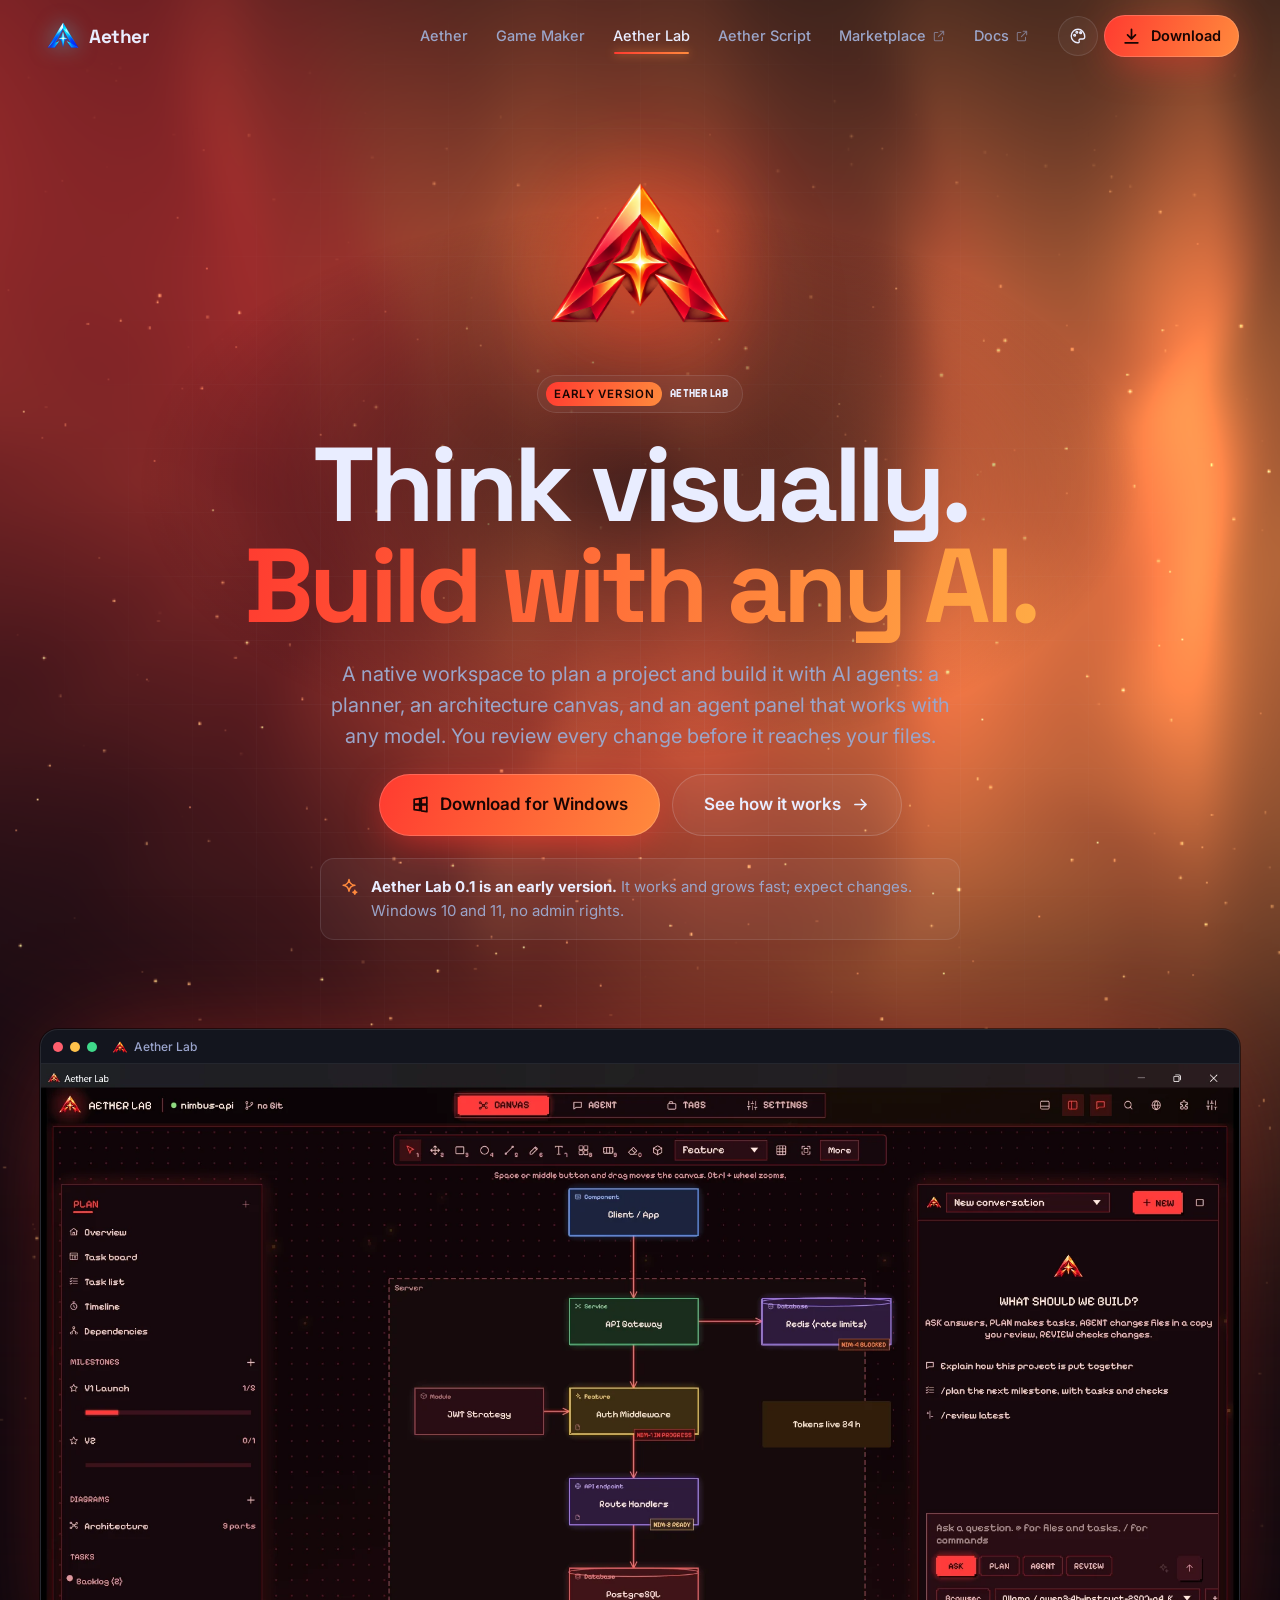
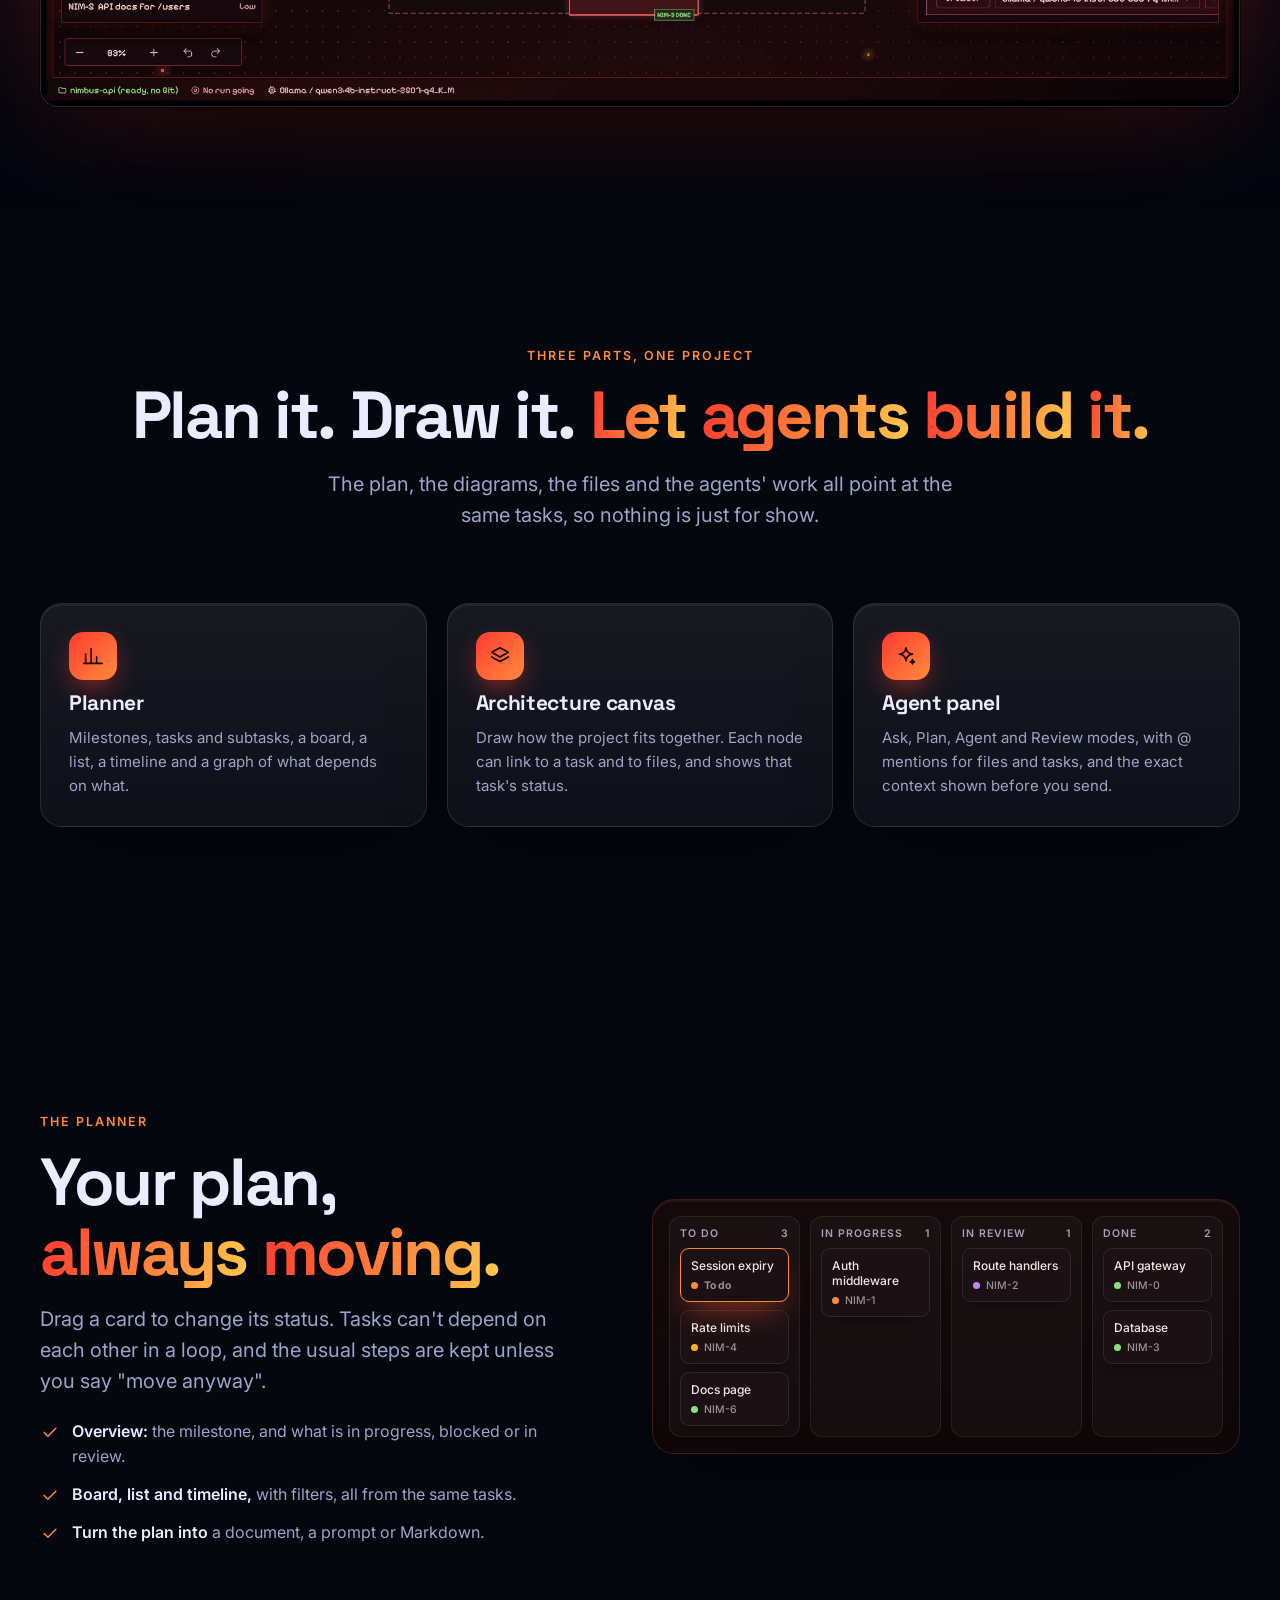
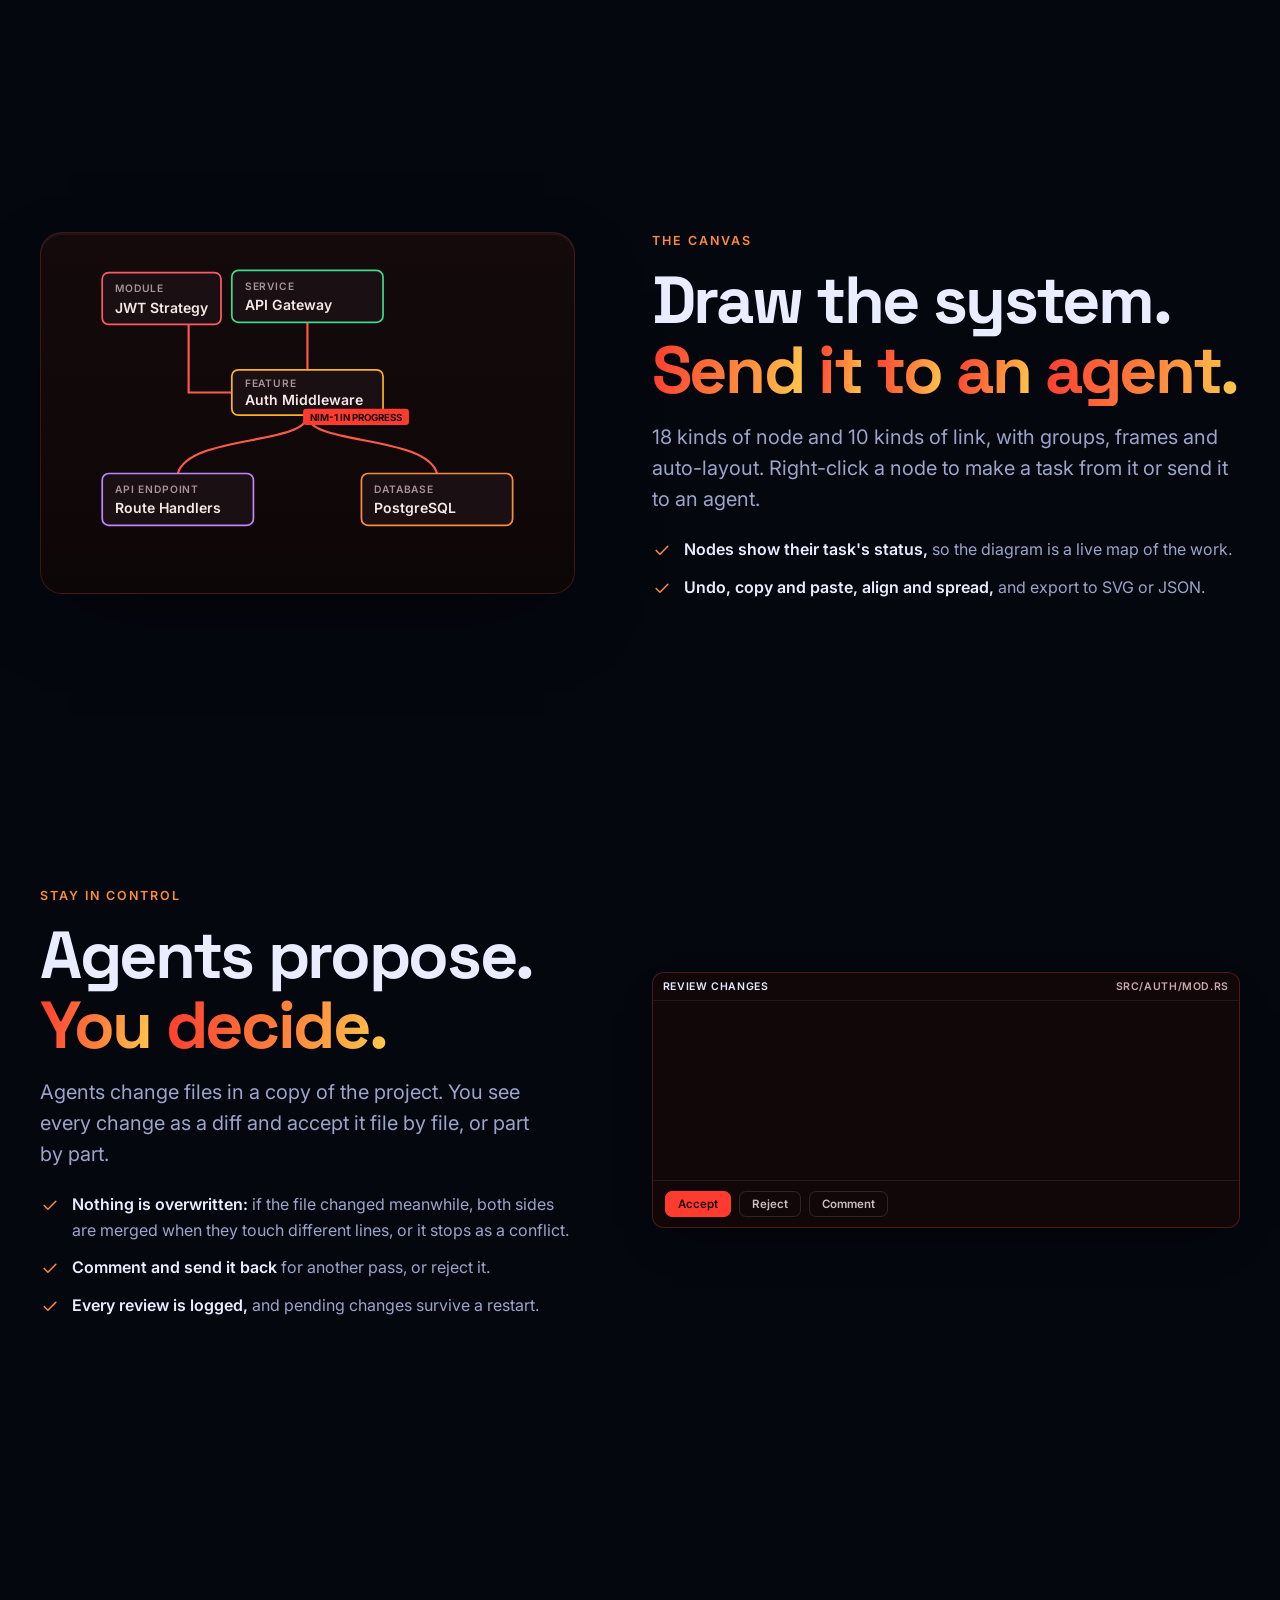
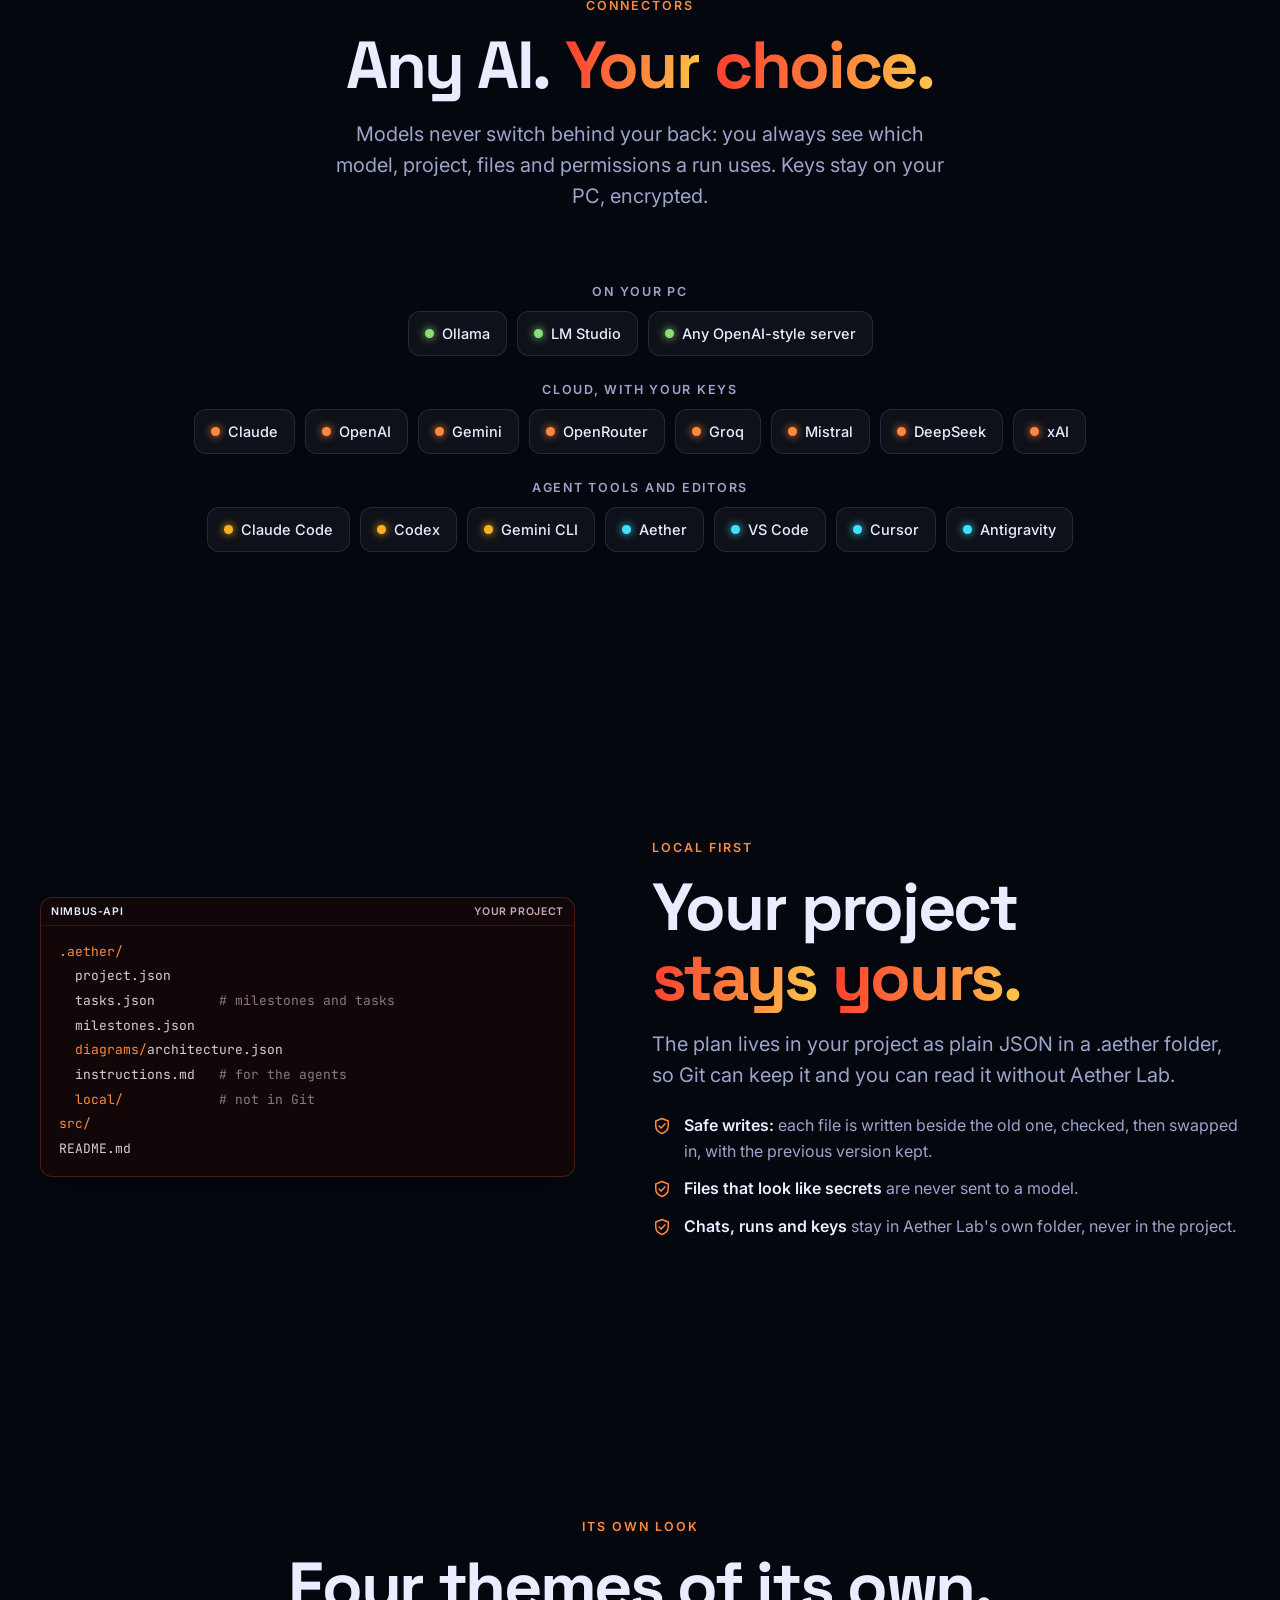
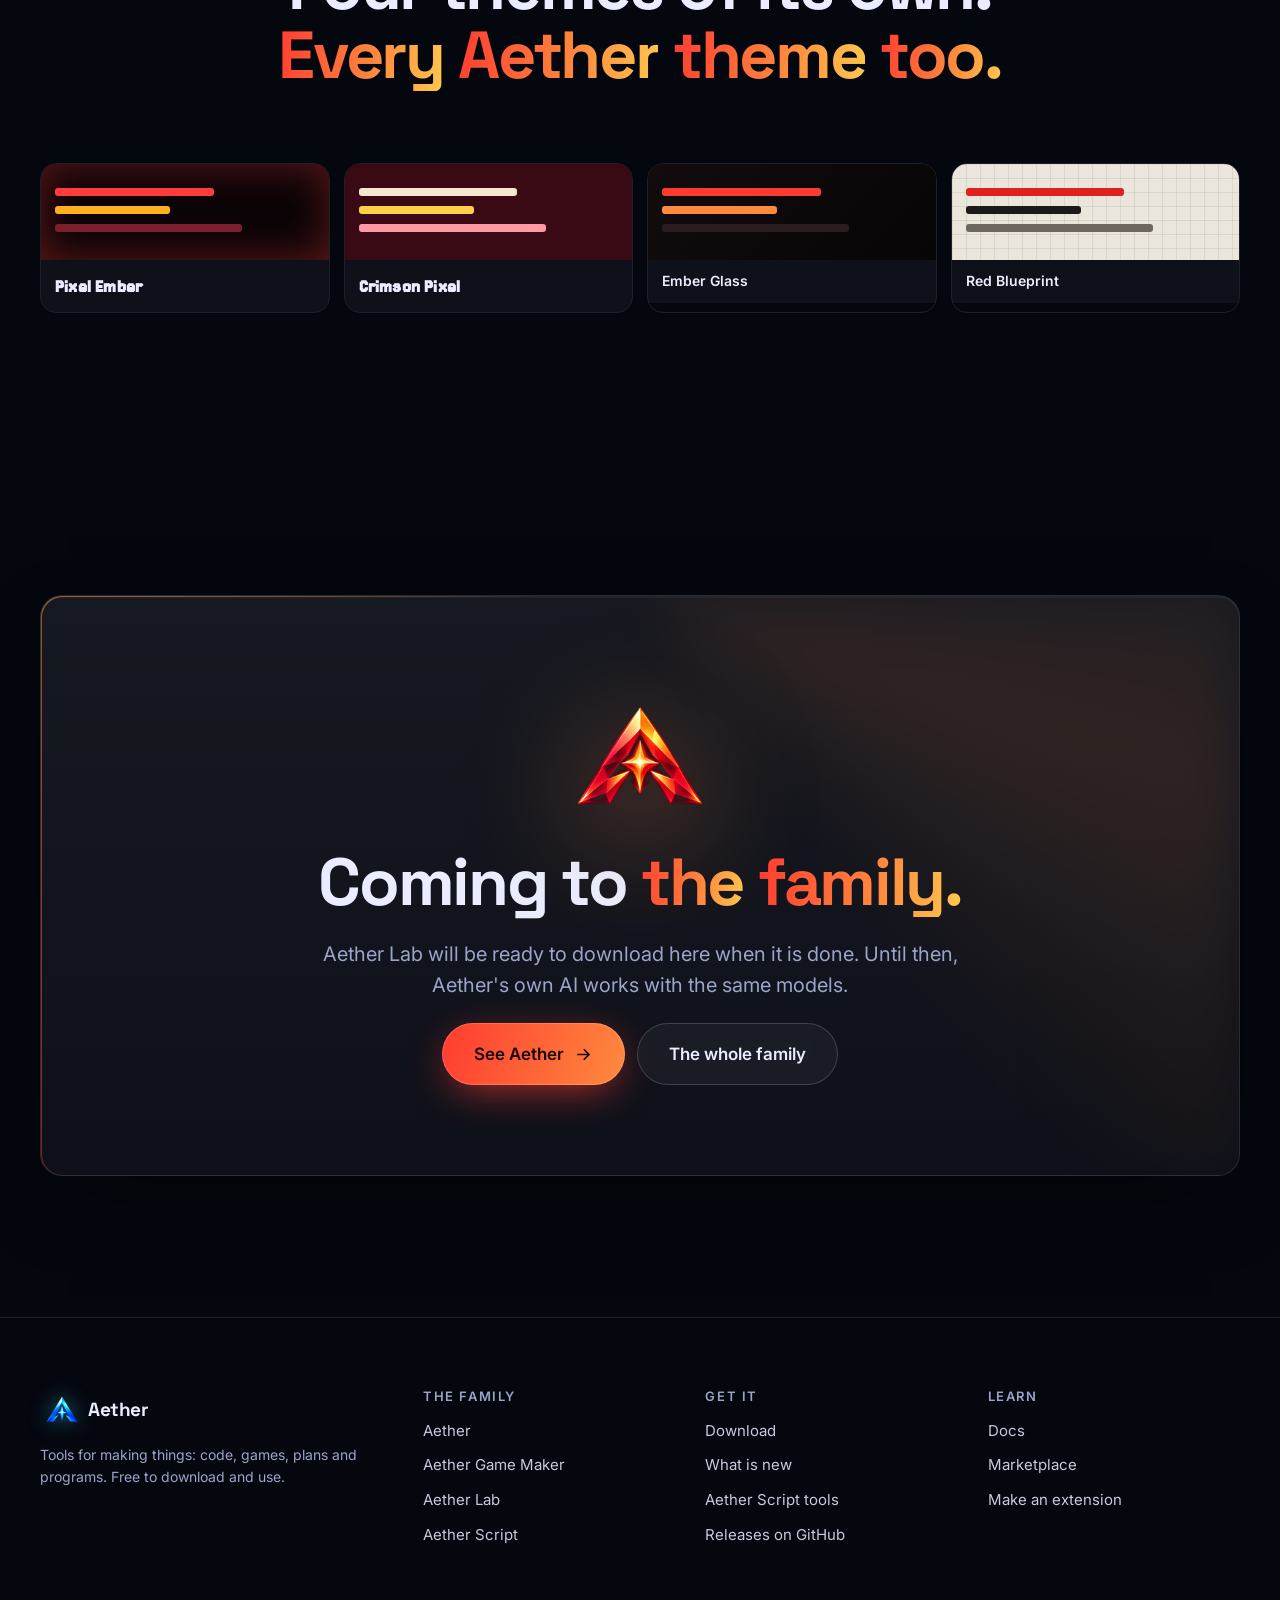
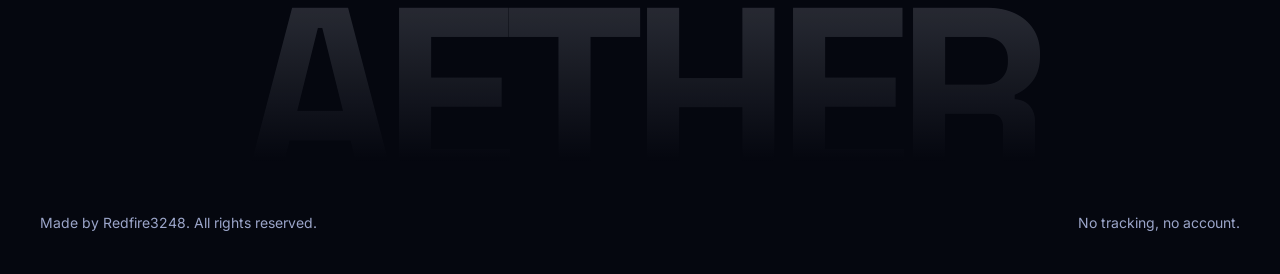
<file: lab.html>
<!doctype html>
<html lang="en">
<head>
  <meta charset="utf-8">
  <meta name="viewport" content="width=device-width, initial-scale=1">
  <title>Aether Lab: plan visually, build with any AI</title>
  <meta name="description" content="Aether Lab is a native workspace to plan a project visually and build it with AI agents, local or cloud. You review every change before it reaches your files.">
  <meta name="theme-color" content="#05070f">
  <meta property="og:title" content="Aether Lab: plan visually, build with any AI">
  <meta property="og:description" content="Aether Lab is a native workspace to plan a project visually and build it with AI agents, local or cloud. You review every change before it reaches your files.">
  <meta property="og:image" content="assets/lab-logo.png">
  <link rel="icon" href="assets/lab-logo-64.png" type="image/png">
  <link rel="apple-touch-icon" href="assets/logo-192.png">
  <link rel="preconnect" href="https://fonts.googleapis.com">
  <link rel="preconnect" href="https://fonts.gstatic.com" crossorigin>
  <link href="https://fonts.googleapis.com/css2?family=Inter:wght@400;500;600&family=Space+Grotesk:wght@500;700&display=swap" rel="stylesheet">
  <link rel="stylesheet" href="assets/css/site.css?v=6">
  <script>try{var t=localStorage.getItem('aether-site-theme');if(t&&/Paper/.test(t))document.documentElement.dataset.mode='light'}catch(e){}</script>

</head>
<body data-page="lab">
  <a class="skip" href="#main">Skip to the page</a>
  <div class="progress" aria-hidden="true"><i></i></div>
  <div class="bg-lights" aria-hidden="true"><i></i><i></i></div>
  <div class="grain" aria-hidden="true"></div>
  <header class="nav">
    <div class="nav-in">
      <a class="brand" href="index.html" aria-label="Aether, home"><img src="assets/logo-64.png" alt="" width="32" height="32"><span>Aether</span></a>
      <nav class="nav-links" aria-label="Main"><a href="aether.html">Aether</a><a href="game-maker.html">Game Maker</a><a href="lab.html" aria-current="page">Aether Lab</a><a href="script.html">Aether Script</a><a href="https://redfire3248.github.io/aether-marketplace/marketplace.html">Marketplace<svg class="ic " aria-hidden="true"><use href="assets/icons.svg#external"/></svg></a><a href="https://redfire3248.github.io/aether-marketplace/docs.html">Docs<svg class="ic " aria-hidden="true"><use href="assets/icons.svg#external"/></svg></a></nav>
      <div class="nav-tools">
        <div class="theme-pick">
          <button class="icon-btn" id="theme-btn" type="button" aria-haspopup="true" aria-expanded="false" aria-controls="theme-menu" aria-label="Change the theme"><svg class="ic " aria-hidden="true"><use href="assets/icons.svg#palette"/></svg></button>
          <div class="theme-menu" id="theme-menu" role="group" aria-label="Themes" hidden></div>
        </div>
        <a class="btn small nav-get magnet" href="download.html"><svg class="ic " aria-hidden="true"><use href="assets/icons.svg#download"/></svg>Download</a>
        <button class="icon-btn nav-menu" id="nav-menu" type="button" aria-expanded="false" aria-controls="nav-panel" aria-label="Menu"><svg class="ic" aria-hidden="true"><use href="assets/icons.svg#menu"/></svg></button>
      </div>
    </div>
  </header>
  <div class="nav-panel" id="nav-panel" hidden><a href="aether.html"><img src="assets/logo-64.png" alt="" width="26" height="26">Aether</a><a href="game-maker.html"><img src="assets/game-maker-logo-64.png" alt="" width="26" height="26">Game Maker</a><a href="lab.html" aria-current="page"><img src="assets/lab-logo-64.png" alt="" width="26" height="26">Aether Lab</a><a href="script.html"><img src="img/aether-script.png" alt="" width="26" height="26">Aether Script</a><a href="https://redfire3248.github.io/aether-marketplace/marketplace.html"><svg class="ic " aria-hidden="true"><use href="assets/icons.svg#bag"/></svg>Marketplace</a><a href="https://redfire3248.github.io/aether-marketplace/docs.html"><svg class="ic " aria-hidden="true"><use href="assets/icons.svg#book"/></svg>Docs</a><a class="btn" href="download.html"><svg class="ic " aria-hidden="true"><use href="assets/icons.svg#download"/></svg>Download the apps</a></div>
  <main id="main">
    <section class="hero" aria-labelledby="hero-h">
      <div class="hero-fallback" aria-hidden="true"></div>
      <canvas class="hero-gl" aria-hidden="true"></canvas>
      <div class="embers" data-embers aria-hidden="true"></div>
      <div class="hero-grid" aria-hidden="true"></div>
      <div class="wrap p-hero">
        <div class="lab-hero-logo rise"><img src="assets/lab-logo.png" alt="" width="200" height="200"></div>
        <p class="chip-tag rise" style="--d:1"><b>Early version</b><span class="lab-word">AETHER LAB</span></p>
        <h1 class="display rise" style="--d:2" id="hero-h">Think visually. <span class="grad">Build with any AI.</span></h1>
        <p class="lead rise" style="--d:3">A native workspace to plan a project and build it with AI agents: a planner, an architecture canvas, and an agent panel that works with any model. You review every change before it reaches your files.</p>
        <div class="cta center rise" style="--d:4">
          <a class="btn big magnet dl-lab" href="https://github.com/Redfire3248/aether-download/releases/latest/download/Aether-Lab-Setup.exe"><svg class="ic" aria-hidden="true"><use href="assets/icons.svg#windows"/></svg>Download for Windows</a>
          <a class="btn big ghost" href="#how">See how it works<svg class="ic ic-arrow" aria-hidden="true"><use href="assets/icons.svg#arrow"/></svg></a>
                  </div>
        <p class="note rise" style="--d:5"><svg class="ic" aria-hidden="true"><use href="assets/icons.svg#spark"/></svg><span><b>Aether Lab 0.1 is an early version.</b> It works and grows fast; expect changes. Windows 10 and 11, no admin rights.</span></p>
      </div>
      <div class="wrap showcase rise" style="--d:6">
        <figure class="device" style="--ar:1938/1038">
          <div class="mk-bar"><i></i><i></i><i></i><b><img src="assets/lab-logo-64.png" alt="">Aether Lab</b></div>
          <div class="device-view"><img src="assets/shots/aether-lab.webp" alt="Aether Lab with an architecture diagram on the canvas and the agent panel open" decoding="async"><div class="device-empty"><img src="assets/lab-logo-192.png" alt=""><b>Aether Lab</b><span>A picture of the app is on its way.</span></div></div>
        </figure>
      </div>
    </section>

    <section class="sec" id="how" aria-labelledby="how-h">
      <div class="wrap">
        <header class="sec-head center">
          <p class="eyebrow" data-r>Three parts, one project</p>
          <h2 class="h2 split" id="how-h">Plan it. Draw it. <span class="g">Let agents build it.</span></h2>
          <p class="lead" data-r>The plan, the diagrams, the files and the agents' work all point at the same tasks, so nothing is just for show.</p>
        </header>
        <div class="points">
          <article class="point card" data-r><span class="pi"><svg class="ic" aria-hidden="true"><use href="assets/icons.svg#chart"/></svg></span><h3>Planner</h3><p>Milestones, tasks and subtasks, a board, a list, a timeline and a graph of what depends on what.</p></article>
          <article class="point card" data-r style="--i:1"><span class="pi"><svg class="ic" aria-hidden="true"><use href="assets/icons.svg#layers"/></svg></span><h3>Architecture canvas</h3><p>Draw how the project fits together. Each node can link to a task and to files, and shows that task's status.</p></article>
          <article class="point card" data-r style="--i:2"><span class="pi"><svg class="ic" aria-hidden="true"><use href="assets/icons.svg#spark"/></svg></span><h3>Agent panel</h3><p>Ask, Plan, Agent and Review modes, with @ mentions for files and tasks, and the exact context shown before you send.</p></article>
        </div>
      </div>
    </section>

    <section class="sec" aria-labelledby="board-h">
      <div class="wrap row">
        <div>
          <p class="eyebrow" data-r>The planner</p>
          <h2 class="h2 split" id="board-h">Your plan, <span class="g">always moving.</span></h2>
          <p class="lead" data-r>Drag a card to change its status. Tasks can't depend on each other in a loop, and the usual steps are kept unless you say "move anyway".</p>
          <ul class="list" data-r>
            <li><svg class="ic" aria-hidden="true"><use href="assets/icons.svg#check"/></svg><span><b>Overview:</b> the milestone, and what is in progress, blocked or in review.</span></li>
            <li><svg class="ic" aria-hidden="true"><use href="assets/icons.svg#check"/></svg><span><b>Board, list and timeline,</b> with filters, all from the same tasks.</span></li>
            <li><svg class="ic" aria-hidden="true"><use href="assets/icons.svg#check"/></svg><span><b>Turn the plan into</b> a document, a prompt or Markdown.</span></li>
          </ul>
        </div>
        <div class="card" data-r style="padding:16px;background:linear-gradient(180deg,#140a0c,#0d0607);border-color:rgb(255 90 60 / .2)">
          <div class="board" data-board aria-hidden="true">
            <div class="col"><b>To do<span>3</span></b><div class="task moving">Session expiry<small><i></i><b>To do</b></small></div><div class="task">Rate limits<small><i style="--k:#ffb020"></i>NIM-4</small></div><div class="task">Docs page<small><i style="--k:#8be07a"></i>NIM-6</small></div></div>
            <div class="col"><b>In progress<span>1</span></b><div class="task">Auth middleware<small><i></i>NIM-1</small></div></div>
            <div class="col"><b>In review<span>1</span></b><div class="task">Route handlers<small><i style="--k:#c084fc"></i>NIM-2</small></div></div>
            <div class="col"><b>Done<span>2</span></b><div class="task">API gateway<small><i style="--k:#8be07a"></i>NIM-0</small></div><div class="task">Database<small><i style="--k:#8be07a"></i>NIM-3</small></div></div>
          </div>
        </div>
      </div>
    </section>

    <section class="sec" aria-labelledby="canvas-h">
      <div class="wrap row flip">
        <div>
          <p class="eyebrow" data-r>The canvas</p>
          <h2 class="h2 split" id="canvas-h">Draw the system. <span class="g">Send it to an agent.</span></h2>
          <p class="lead" data-r>18 kinds of node and 10 kinds of link, with groups, frames and auto-layout. Right-click a node to make a task from it or send it to an agent.</p>
          <ul class="list" data-r>
            <li><svg class="ic" aria-hidden="true"><use href="assets/icons.svg#check"/></svg><span><b>Nodes show their task's status,</b> so the diagram is a live map of the work.</span></li>
            <li><svg class="ic" aria-hidden="true"><use href="assets/icons.svg#check"/></svg><span><b>Undo, copy and paste, align and spread,</b> and export to SVG or JSON.</span></li>
          </ul>
        </div>
        <div class="card" data-r style="padding:18px;background:linear-gradient(180deg,#140a0c,#0d0607);border-color:rgb(255 90 60 / .2)">
          <svg class="arch" data-arch viewBox="0 0 460 300" aria-hidden="true">
            <path class="edge" d="M230 66 V110" style="--dl:.2s"/><path class="edge" d="M230 152 C230 180 120 170 110 206" style="--dl:.5s"/><path class="edge" d="M230 152 C230 180 340 170 350 206" style="--dl:.7s"/><path class="edge" d="M175 131 H120 V68" style="--dl:.9s"/>
            <g class="node"><rect x="160" y="18" width="140" height="48" rx="6" stroke="#3fd98a"/><text class="k" x="172" y="36">SERVICE</text><text x="172" y="55">API Gateway</text></g>
            <g class="node"><rect x="160" y="110" width="140" height="42" rx="6" stroke="#ffb020"/><text class="k" x="172" y="126">FEATURE</text><text x="172" y="143">Auth Middleware</text></g>
            <g class="badge"><rect x="226" y="146" width="98" height="15" rx="3"/><text x="232" y="157">NIM-1 IN PROGRESS</text></g>
            <g class="node"><rect x="40" y="20" width="110" height="48" rx="6" stroke="#ff5a6a"/><text class="k" x="52" y="38">MODULE</text><text x="52" y="57">JWT Strategy</text></g>
            <g class="node"><rect x="40" y="206" width="140" height="48" rx="6" stroke="#c084fc"/><text class="k" x="52" y="224">API ENDPOINT</text><text x="52" y="243">Route Handlers</text></g>
            <g class="node"><rect x="280" y="206" width="140" height="48" rx="6" stroke="#ff8a3d"/><text class="k" x="292" y="224">DATABASE</text><text x="292" y="243">PostgreSQL</text></g>
          </svg>
        </div>
      </div>
    </section>

    <section class="sec" aria-labelledby="rev-h">
      <div class="wrap row">
        <div>
          <p class="eyebrow" data-r>Stay in control</p>
          <h2 class="h2 split" id="rev-h">Agents propose. <span class="g">You decide.</span></h2>
          <p class="lead" data-r>Agents change files in a copy of the project. You see every change as a diff and accept it file by file, or part by part.</p>
          <ul class="list" data-r>
            <li><svg class="ic" aria-hidden="true"><use href="assets/icons.svg#check"/></svg><span><b>Nothing is overwritten:</b> if the file changed meanwhile, both sides are merged when they touch different lines, or it stops as a conflict.</span></li>
            <li><svg class="ic" aria-hidden="true"><use href="assets/icons.svg#check"/></svg><span><b>Comment and send it back</b> for another pass, or reject it.</span></li>
            <li><svg class="ic" aria-hidden="true"><use href="assets/icons.svg#check"/></svg><span><b>Every review is logged,</b> and pending changes survive a restart.</span></li>
          </ul>
        </div>
        <div class="mini" data-r style="background:#110709;border-color:rgb(255 90 60 / .25)">
          <div class="mini-h" style="color:#c9a9ae"><b>Review changes</b><span class="sp">src/auth/mod.rs</span></div>
          <div class="diff" data-diff aria-hidden="true">
            <div class="dl"><u> </u>use std::time::Duration;</div>
            <div class="dl"><u> </u></div>
            <div class="dl del"><u>-</u>const SESSION: u64 = 3600;</div>
            <div class="dl add"><u>+</u>const SESSION: u64 = 24 * 3600;</div>
            <div class="dl add"><u>+</u></div>
            <div class="dl add"><u>+</u>pub fn expired(issued_at: u64, now: u64) -&gt; bool {</div>
            <div class="dl add"><u>+</u>    now.saturating_sub(issued_at) &gt;= SESSION</div>
            <div class="dl add"><u>+</u>}</div>
          </div>
          <div class="diff-foot"><span class="acc">Accept</span><span>Reject</span><span>Comment</span><span class="state">Written to the project</span></div>
        </div>
      </div>
    </section>

    <section class="sec" aria-labelledby="conn-h">
      <div class="wrap">
        <header class="sec-head center">
          <p class="eyebrow" data-r>Connectors</p>
          <h2 class="h2 split" id="conn-h">Any AI. <span class="g">Your choice.</span></h2>
          <p class="lead" data-r>Models never switch behind your back: you always see which model, project, files and permissions a run uses. Keys stay on your PC, encrypted.</p>
        </header>
        <div data-r>
          <div class="conn-group"><h3>On your PC</h3><div class="conn"><span><i style="--k:#8be07a"></i>Ollama</span><span><i style="--k:#8be07a"></i>LM Studio</span><span><i style="--k:#8be07a"></i>Any OpenAI-style server</span></div></div>
          <div class="conn-group"><h3>Cloud, with your keys</h3><div class="conn"><span><i></i>Claude</span><span><i></i>OpenAI</span><span><i></i>Gemini</span><span><i></i>OpenRouter</span><span><i></i>Groq</span><span><i></i>Mistral</span><span><i></i>DeepSeek</span><span><i></i>xAI</span></div></div>
          <div class="conn-group"><h3>Agent tools and editors</h3><div class="conn"><span><i style="--k:#ffb020"></i>Claude Code</span><span><i style="--k:#ffb020"></i>Codex</span><span><i style="--k:#ffb020"></i>Gemini CLI</span><span><i style="--k:#3fe3ff"></i>Aether</span><span><i style="--k:#3fe3ff"></i>VS Code</span><span><i style="--k:#3fe3ff"></i>Cursor</span><span><i style="--k:#3fe3ff"></i>Antigravity</span></div></div>
        </div>
      </div>
    </section>

    <section class="sec" aria-labelledby="own-h">
      <div class="wrap row flip">
        <div>
          <p class="eyebrow" data-r>Local first</p>
          <h2 class="h2 split" id="own-h">Your project <span class="g">stays yours.</span></h2>
          <p class="lead" data-r>The plan lives in your project as plain JSON in a .aether folder, so Git can keep it and you can read it without Aether Lab.</p>
          <ul class="list" data-r>
            <li><svg class="ic" aria-hidden="true"><use href="assets/icons.svg#shield"/></svg><span><b>Safe writes:</b> each file is written beside the old one, checked, then swapped in, with the previous version kept.</span></li>
            <li><svg class="ic" aria-hidden="true"><use href="assets/icons.svg#shield"/></svg><span><b>Files that look like secrets</b> are never sent to a model.</span></li>
            <li><svg class="ic" aria-hidden="true"><use href="assets/icons.svg#shield"/></svg><span><b>Chats, runs and keys</b> stay in Aether Lab's own folder, never in the project.</span></li>
          </ul>
        </div>
        <div class="mini" data-r style="background:#110709;border-color:rgb(255 90 60 / .25)">
          <div class="mini-h" style="color:#c9a9ae"><b>nimbus-api</b><span class="sp">your project</span></div>
          <div class="tree" aria-hidden="true">
            <p><span class="d">.aether/</span></p>
            <p>  project.json</p>
            <p>  tasks.json        <span class="c"># milestones and tasks</span></p>
            <p>  milestones.json</p>
            <p>  <span class="d">diagrams/</span>architecture.json</p>
            <p>  instructions.md   <span class="c"># for the agents</span></p>
            <p>  <span class="d">local/</span>            <span class="c"># not in Git</span></p>
            <p><span class="d">src/</span></p>
            <p>README.md</p>
          </div>
        </div>
      </div>
    </section>

    <section class="sec" aria-labelledby="th-h">
      <div class="wrap">
        <header class="sec-head center">
          <p class="eyebrow" data-r>Its own look</p>
          <h2 class="h2 split" id="th-h">Four themes of its own. <span class="g">Every Aether theme too.</span></h2>
        </header>
        <div class="themes-row">
          <div class="theme-sw" data-r><div class="sw" style="background:#0b0406;box-shadow:inset 0 0 40px rgb(255 59 59 / .35)"><i style="top:24px;right:40%;background:#ff3b3b"></i><i style="top:42px;right:55%;background:#ffb020"></i><i style="top:60px;right:30%;background:#7a1f2b"></i></div><p class="lab-word" style="font-size:20px">Pixel Ember</p></div>
          <div class="theme-sw" data-r style="--i:1"><div class="sw" style="background:#3a0a14"><i style="top:24px;right:40%;background:#f5e6d0"></i><i style="top:42px;right:55%;background:#ffcf4a"></i><i style="top:60px;right:30%;background:#ff9aa5"></i></div><p class="lab-word" style="font-size:20px">Crimson Pixel</p></div>
          <div class="theme-sw" data-r style="--i:2"><div class="sw" style="background:linear-gradient(135deg,#120c0e,#070506)"><i style="top:24px;right:40%;background:#ff3a2f"></i><i style="top:42px;right:55%;background:#ff8a3d"></i><i style="top:60px;right:30%;background:#2a1d20"></i></div><p>Ember Glass</p></div>
          <div class="theme-sw" data-r style="--i:3"><div class="sw" style="background:#ebe6dc;background-image:linear-gradient(rgb(28 26 24 / .08) 1px,transparent 1px),linear-gradient(90deg,rgb(28 26 24 / .08) 1px,transparent 1px);background-size:14px 14px"><i style="top:24px;right:40%;background:#e01f1f"></i><i style="top:42px;right:55%;background:#1c1a18"></i><i style="top:60px;right:30%;background:#6e675e"></i></div><p>Red Blueprint</p></div>
        </div>
      </div>
    </section>

    <section class="sec final" aria-labelledby="go-h">
      <div class="wrap">
        <div class="final-card card glow" data-r>
          <div class="rays" aria-hidden="true"></div>
          <img class="big-logo" src="assets/lab-logo-192.png" alt="" width="140" height="140">
          <h2 class="h2 split" id="go-h">Coming to <span class="g">the family.</span></h2>
          <p class="lead">Aether Lab will be ready to download here when it is done. Until then, Aether's own AI works with the same models.</p>
          <div class="cta center">
            <a class="btn big magnet" href="aether.html">See Aether<svg class="ic ic-arrow" aria-hidden="true"><use href="assets/icons.svg#arrow"/></svg></a>
            <a class="btn big ghost" href="index.html#family">The whole family</a>
          </div>
        </div>
      </div>
    </section>
  </main>

  <footer class="foot">
    <div class="wrap">
      <div class="foot-grid">
        <div>
          <a class="brand" href="index.html"><img src="assets/logo-64.png" alt="" width="32" height="32"><span>Aether</span></a>
          <p class="small">Tools for making things: code, games, plans and programs. Free to download and use.</p>
        </div>
        <div><h4>The family</h4><ul><li><a href="aether.html">Aether</a></li><li><a href="game-maker.html">Aether Game Maker</a></li><li><a href="lab.html">Aether Lab</a></li><li><a href="script.html">Aether Script</a></li></ul></div>
        <div><h4>Get it</h4><ul><li><a href="download.html">Download</a></li><li><a href="download.html#new">What is new</a></li><li><a href="script.html#aether-script">Aether Script tools</a></li><li><a href="https://github.com/Redfire3248/aether-download/releases">Releases on GitHub</a></li></ul></div>
        <div><h4>Learn</h4><ul><li><a href="https://redfire3248.github.io/aether-marketplace/docs.html">Docs</a></li><li><a href="https://redfire3248.github.io/aether-marketplace/marketplace.html">Marketplace</a></li><li><a href="https://github.com/Redfire3248/aether-marketplace">Make an extension</a></li></ul></div>
      </div>
      <p class="foot-word" aria-hidden="true">AETHER</p>
      <div class="foot-bottom small"><span>Made by Redfire3248. All rights reserved.</span><span>No tracking, no account.</span></div>
    </div>
  </footer>

  <script src="assets/js/site.js?v=6" defer></script>
  <script src="assets/js/aurora.js?v=4" defer></script>
  <script src="assets/js/fx.js?v=4" defer></script>
</body>
</html>
</file>
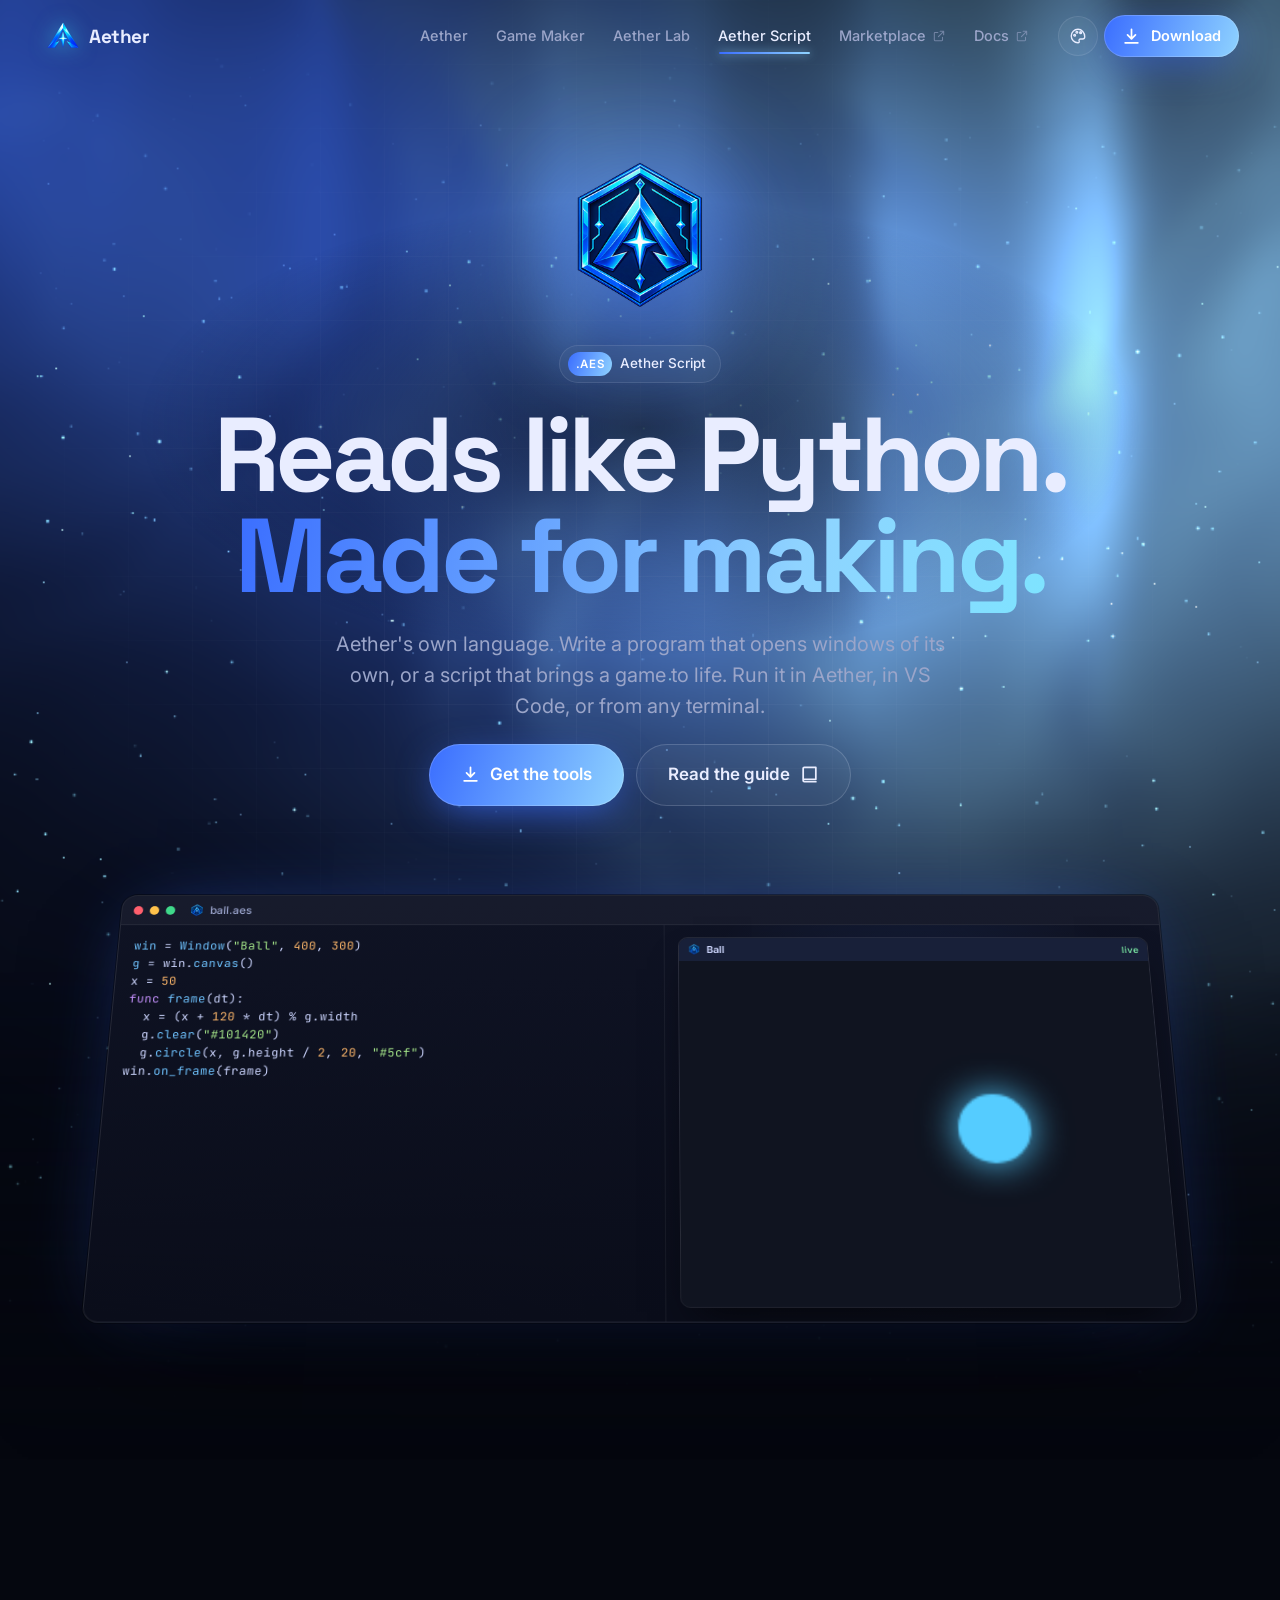
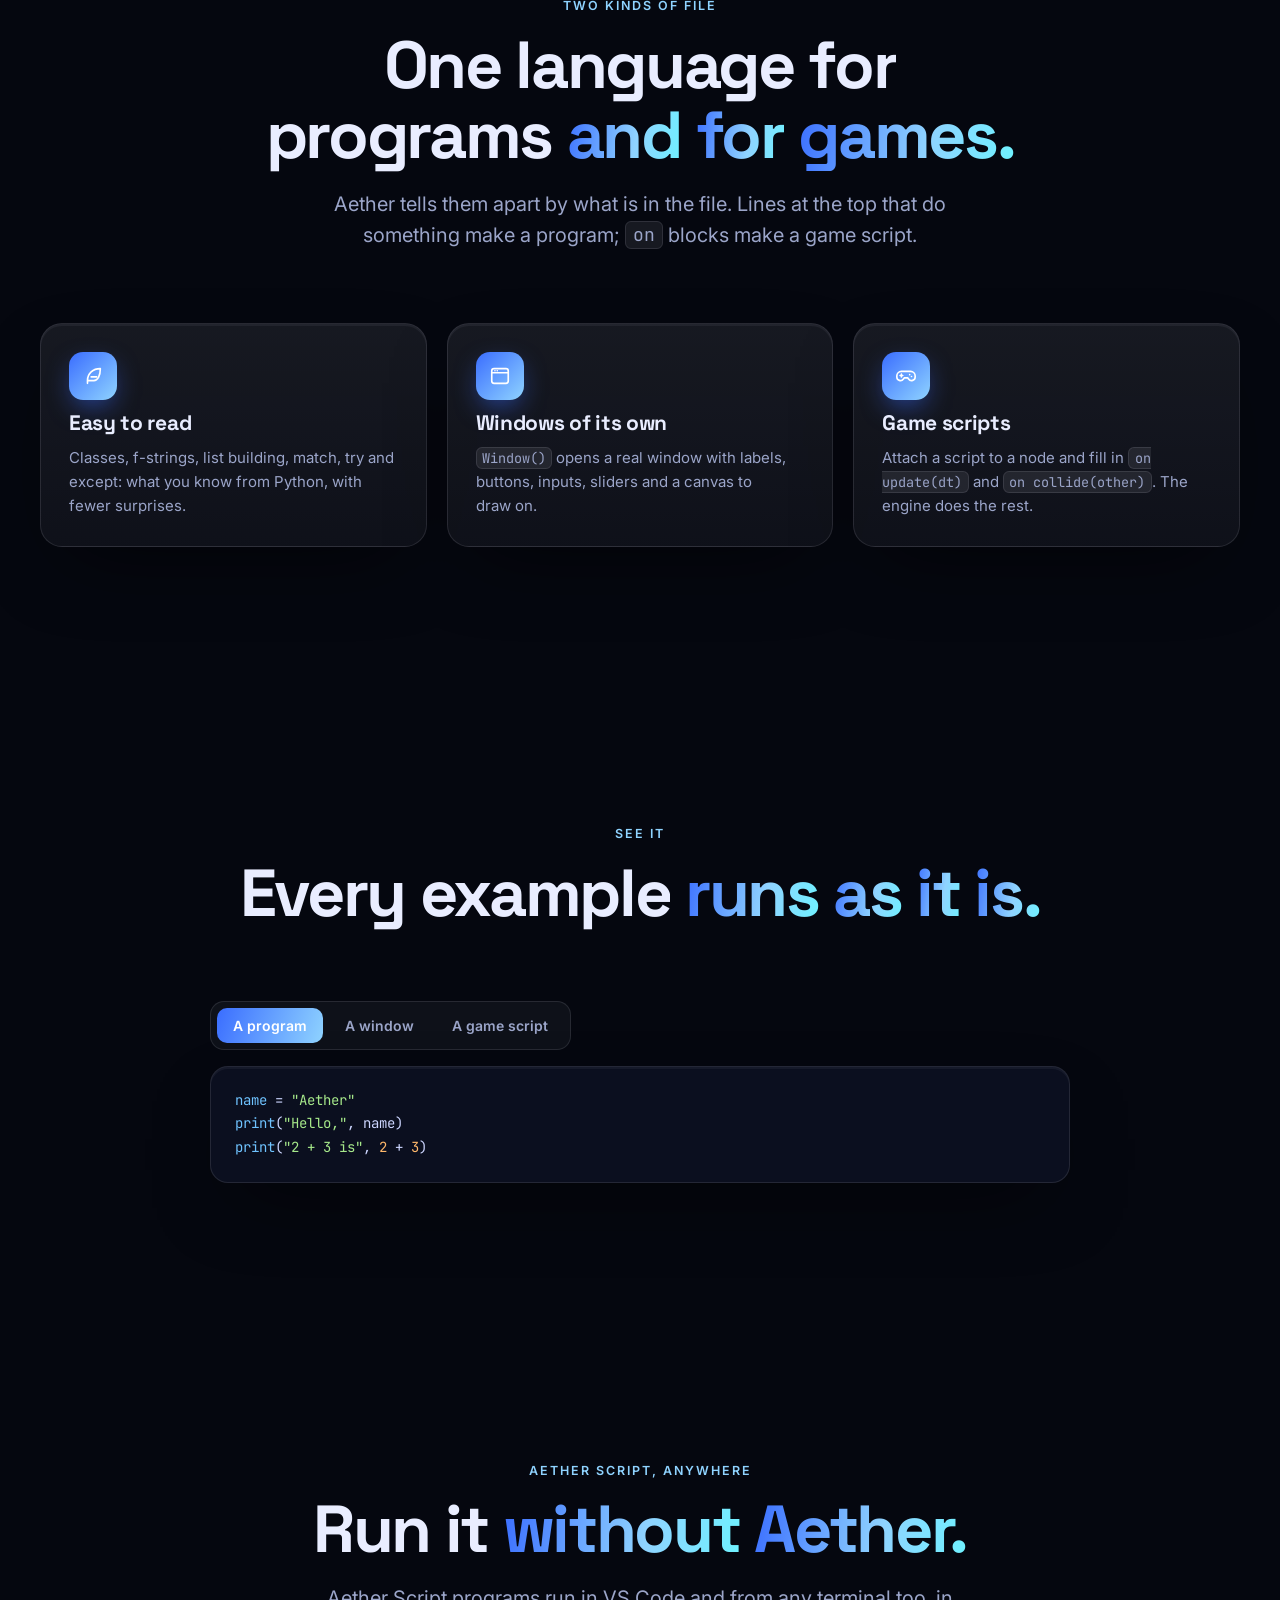
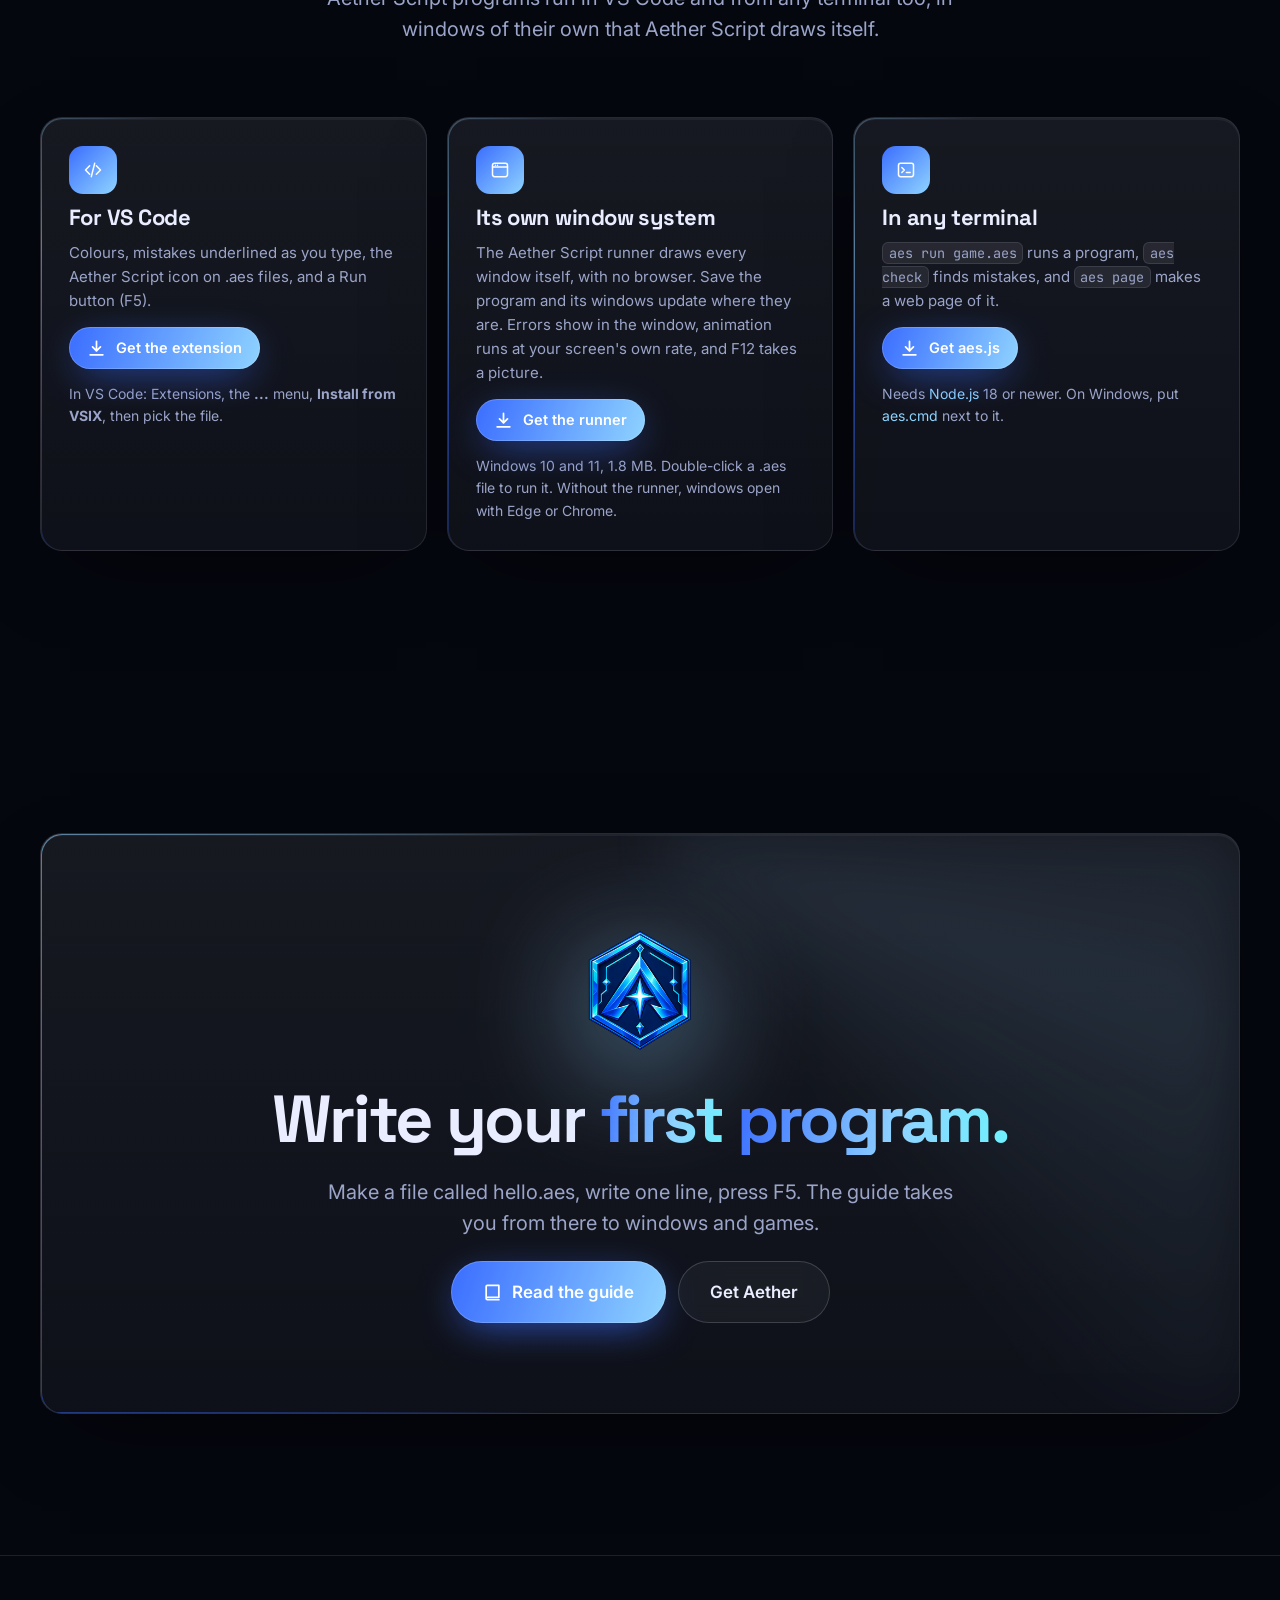
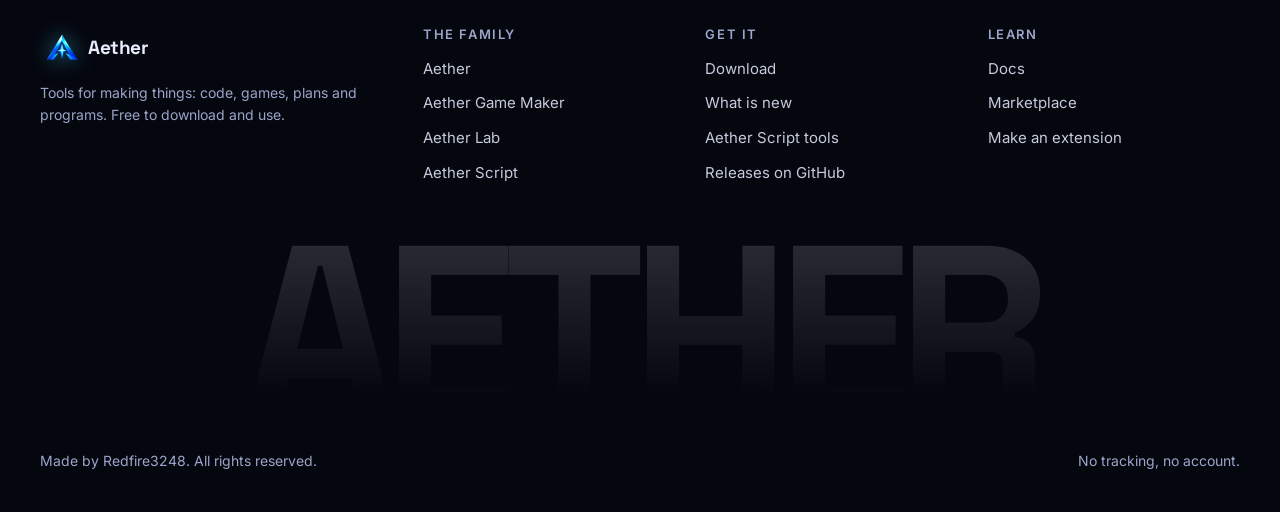
<file: script.html>
<!doctype html>
<html lang="en">
<head>
  <meta charset="utf-8">
  <meta name="viewport" content="width=device-width, initial-scale=1">
  <title>Aether Script: reads like Python, made for making</title>
  <meta name="description" content="Aether Script is Aether's own language: it reads like Python, opens windows of its own, scripts games, and runs in Aether, VS Code or any terminal.">
  <meta name="theme-color" content="#05070f">
  <meta property="og:title" content="Aether Script: reads like Python, made for making">
  <meta property="og:description" content="Aether Script is Aether's own language: it reads like Python, opens windows of its own, scripts games, and runs in Aether, VS Code or any terminal.">
  <meta property="og:image" content="assets/logo.png">
  <link rel="icon" href="assets/logo-64.png" type="image/png">
  <link rel="apple-touch-icon" href="assets/logo-192.png">
  <link rel="preconnect" href="https://fonts.googleapis.com">
  <link rel="preconnect" href="https://fonts.gstatic.com" crossorigin>
  <link href="https://fonts.googleapis.com/css2?family=Inter:wght@400;500;600&family=Space+Grotesk:wght@500;700&display=swap" rel="stylesheet">
  <link rel="stylesheet" href="assets/css/site.css?v=6">
  <script>try{var t=localStorage.getItem('aether-site-theme');if(t&&/Paper/.test(t))document.documentElement.dataset.mode='light'}catch(e){}</script>

</head>
<body data-page="script">
  <a class="skip" href="#main">Skip to the page</a>
  <div class="progress" aria-hidden="true"><i></i></div>
  <div class="bg-lights" aria-hidden="true"><i></i><i></i></div>
  <div class="grain" aria-hidden="true"></div>
  <header class="nav">
    <div class="nav-in">
      <a class="brand" href="index.html" aria-label="Aether, home"><img src="assets/logo-64.png" alt="" width="32" height="32"><span>Aether</span></a>
      <nav class="nav-links" aria-label="Main"><a href="aether.html">Aether</a><a href="game-maker.html">Game Maker</a><a href="lab.html">Aether Lab</a><a href="script.html" aria-current="page">Aether Script</a><a href="https://redfire3248.github.io/aether-marketplace/marketplace.html">Marketplace<svg class="ic " aria-hidden="true"><use href="assets/icons.svg#external"/></svg></a><a href="https://redfire3248.github.io/aether-marketplace/docs.html">Docs<svg class="ic " aria-hidden="true"><use href="assets/icons.svg#external"/></svg></a></nav>
      <div class="nav-tools">
        <div class="theme-pick">
          <button class="icon-btn" id="theme-btn" type="button" aria-haspopup="true" aria-expanded="false" aria-controls="theme-menu" aria-label="Change the theme"><svg class="ic " aria-hidden="true"><use href="assets/icons.svg#palette"/></svg></button>
          <div class="theme-menu" id="theme-menu" role="group" aria-label="Themes" hidden></div>
        </div>
        <a class="btn small nav-get magnet" href="download.html"><svg class="ic " aria-hidden="true"><use href="assets/icons.svg#download"/></svg>Download</a>
        <button class="icon-btn nav-menu" id="nav-menu" type="button" aria-expanded="false" aria-controls="nav-panel" aria-label="Menu"><svg class="ic" aria-hidden="true"><use href="assets/icons.svg#menu"/></svg></button>
      </div>
    </div>
  </header>
  <div class="nav-panel" id="nav-panel" hidden><a href="aether.html"><img src="assets/logo-64.png" alt="" width="26" height="26">Aether</a><a href="game-maker.html"><img src="assets/game-maker-logo-64.png" alt="" width="26" height="26">Game Maker</a><a href="lab.html"><img src="assets/lab-logo-64.png" alt="" width="26" height="26">Aether Lab</a><a href="script.html" aria-current="page"><img src="img/aether-script.png" alt="" width="26" height="26">Aether Script</a><a href="https://redfire3248.github.io/aether-marketplace/marketplace.html"><svg class="ic " aria-hidden="true"><use href="assets/icons.svg#bag"/></svg>Marketplace</a><a href="https://redfire3248.github.io/aether-marketplace/docs.html"><svg class="ic " aria-hidden="true"><use href="assets/icons.svg#book"/></svg>Docs</a><a class="btn" href="download.html"><svg class="ic " aria-hidden="true"><use href="assets/icons.svg#download"/></svg>Download the apps</a></div>
  <main id="main">
    <section class="hero" aria-labelledby="hero-h">
      <div class="hero-fallback" aria-hidden="true"></div>
      <canvas class="hero-gl" aria-hidden="true"></canvas>
      <div class="hero-grid" aria-hidden="true"></div>
      <div class="wrap p-hero">
        <img class="hero-logo rise" src="img/aether-script.png" alt="" width="170" height="170">
        <p class="chip-tag rise" style="--d:1"><b>.aes</b><span>Aether Script</span></p>
        <h1 class="display rise" style="--d:2" id="hero-h">Reads like Python. <span class="grad">Made for making.</span></h1>
        <p class="lead rise" style="--d:3">Aether's own language. Write a program that opens windows of its own, or a script that brings a game to life. Run it in Aether, in VS Code, or from any terminal.</p>
        <div class="cta center rise" style="--d:4">
          <a class="btn big magnet" href="#aether-script"><svg class="ic" aria-hidden="true"><use href="assets/icons.svg#download"/></svg>Get the tools</a>
          <a class="btn big ghost" href="https://redfire3248.github.io/aether-marketplace/docs.html#aether-script">Read the guide<svg class="ic ic-arrow" aria-hidden="true"><use href="assets/icons.svg#book"/></svg></a>
        </div>
      </div>
      <div class="wrap showcase rise" style="--d:5"><div data-mock="script"></div></div>
    </section>

    <section class="sec" aria-labelledby="why-h">
      <div class="wrap">
        <header class="sec-head center">
          <p class="eyebrow" data-r>Two kinds of file</p>
          <h2 class="h2 split" id="why-h">One language for programs <span class="g">and for games.</span></h2>
          <p class="lead" data-r>Aether tells them apart by what is in the file. Lines at the top that do something make a program; <code>on</code> blocks make a game script.</p>
        </header>
        <div class="points">
          <article class="point card" data-r><span class="pi"><svg class="ic" aria-hidden="true"><use href="assets/icons.svg#feather"/></svg></span><h3>Easy to read</h3><p>Classes, f-strings, list building, match, try and except: what you know from Python, with fewer surprises.</p></article>
          <article class="point card" data-r style="--i:1"><span class="pi"><svg class="ic" aria-hidden="true"><use href="assets/icons.svg#window"/></svg></span><h3>Windows of its own</h3><p><code>Window()</code> opens a real window with labels, buttons, inputs, sliders and a canvas to draw on.</p></article>
          <article class="point card" data-r style="--i:2"><span class="pi"><svg class="ic" aria-hidden="true"><use href="assets/icons.svg#pad"/></svg></span><h3>Game scripts</h3><p>Attach a script to a node and fill in <code>on update(dt)</code> and <code>on collide(other)</code>. The engine does the rest.</p></article>
        </div>
      </div>
    </section>

    <section class="sec" aria-labelledby="code-h">
      <div class="wrap-s">
        <header class="sec-head center">
          <p class="eyebrow" data-r>See it</p>
          <h2 class="h2 split" id="code-h">Every example <span class="g">runs as it is.</span></h2>
        </header>
        <div data-r>
          <div class="code-tabs" role="tablist" aria-label="Examples">
            <button role="tab" id="ct-1" aria-controls="cp-1" aria-selected="true">A program</button>
            <button role="tab" id="ct-2" aria-controls="cp-2" aria-selected="false" tabindex="-1">A window</button>
            <button role="tab" id="ct-3" aria-controls="cp-3" aria-selected="false" tabindex="-1">A game script</button>
          </div>
<pre class="code-panel" role="tabpanel" id="cp-1" aria-labelledby="ct-1"><span class="f">name</span> = <span class="s">"Aether"</span>
<span class="f">print</span>(<span class="s">"Hello,"</span>, name)
<span class="f">print</span>(<span class="s">"2 + 3 is"</span>, <span class="n">2</span> + <span class="n">3</span>)</pre>
<pre class="code-panel" role="tabpanel" id="cp-2" aria-labelledby="ct-2" hidden>win = <span class="f">Window</span>(<span class="s">"Counter"</span>, <span class="n">300</span>, <span class="n">200</span>)
win.<span class="f">title_text</span>(<span class="s">"Counter"</span>)
shown = win.<span class="f">label</span>(<span class="s">"0"</span>)
count = <span class="n">0</span>
<span class="k">func</span> <span class="f">add</span>():
  count += <span class="n">1</span>
  shown.text = <span class="f">str</span>(count)
row = win.<span class="f">row</span>()
row.<span class="f">button</span>(<span class="s">"Add one"</span>, add)
row.<span class="f">button</span>(<span class="s">"Close"</span>, win.close)</pre>
<pre class="code-panel" role="tabpanel" id="cp-3" aria-labelledby="ct-3" hidden><span class="k">var</span> speed = <span class="n">220</span>
<span class="k">var</span> jump = <span class="n">620</span>

<span class="k">on</span> <span class="f">update</span>(dt):
  <span class="k">if</span> <span class="f">key</span>(<span class="s">"arrow_right"</span>) <span class="k">or</span> <span class="f">key</span>(<span class="s">"d"</span>):
    x += speed * dt
  <span class="k">elif</span> <span class="f">key</span>(<span class="s">"arrow_left"</span>) <span class="k">or</span> <span class="f">key</span>(<span class="s">"a"</span>):
    x -= speed * dt
  <span class="k">if</span> <span class="f">pressed</span>(<span class="s">"jump"</span>) <span class="k">and</span> on_floor:
    vy = -jump

<span class="k">on</span> <span class="f">collide</span>(other):
  <span class="k">if</span> other.tag == <span class="s">"coin"</span>:
    other.<span class="f">destroy</span>()
    game.score += <span class="n">1</span>
    <span class="f">say</span>(<span class="s">f"Coins: {game.score}"</span>)</pre>
        </div>
      </div>
    </section>

    <section class="sec" id="aether-script" aria-labelledby="aes-h">
      <div class="wrap">
        <header class="sec-head center">
          <p class="eyebrow" data-r>Aether Script, anywhere</p>
          <h2 class="h2 split" id="aes-h">Run it <span class="g">without Aether.</span></h2>
          <p class="lead" data-r>Aether Script programs run in VS Code and from any terminal too, in windows of their own that Aether Script draws itself.</p>
        </header>
        <div class="dl-cards">
          <article class="dl-card card glow" data-r>
            <span class="pi" style="display:grid;place-items:center;width:48px;height:48px;border-radius:14px;background:linear-gradient(135deg,var(--a1),var(--a2));color:#fff"><svg class="ic" aria-hidden="true"><use href="assets/icons.svg#code"/></svg></span>
            <h3>For VS Code</h3>
            <p>Colours, mistakes underlined as you type, the Aether Script icon on .aes files, and a Run button (F5).</p>
            <a class="btn small" data-aes="vsix" href="https://github.com/Redfire3248/aether-download/releases/download/aether-script-v1.1.1/aether-script-1.1.0.vsix"><svg class="ic" aria-hidden="true"><use href="assets/icons.svg#download"/></svg>Get the extension</a>
            <p class="small">In VS Code: Extensions, the <b>...</b> menu, <b>Install from VSIX</b>, then pick the file.</p>
          </article>
          <article class="dl-card card glow" data-r style="--i:1">
            <span class="pi" style="display:grid;place-items:center;width:48px;height:48px;border-radius:14px;background:linear-gradient(135deg,var(--a1),var(--a2));color:#fff"><svg class="ic" aria-hidden="true"><use href="assets/icons.svg#window"/></svg></span>
            <h3>Its own window system</h3>
            <p>The Aether Script runner draws every window itself, with no browser. Save the program and its windows update where they are. Errors show in the window, animation runs at your screen's own rate, and F12 takes a picture.</p>
            <a class="btn small" data-aes="exe" href="https://github.com/Redfire3248/aether-download/releases/download/aether-script-v1.1.1/Aether-Script-Setup.exe"><svg class="ic" aria-hidden="true"><use href="assets/icons.svg#download"/></svg>Get the runner</a>
            <p class="small">Windows 10 and 11, 1.8 MB. Double-click a .aes file to run it. Without the runner, windows open with Edge or Chrome.</p>
          </article>
          <article class="dl-card card glow" data-r style="--i:2">
            <span class="pi" style="display:grid;place-items:center;width:48px;height:48px;border-radius:14px;background:linear-gradient(135deg,var(--a1),var(--a2));color:#fff"><svg class="ic" aria-hidden="true"><use href="assets/icons.svg#terminal"/></svg></span>
            <h3>In any terminal</h3>
            <p><code>aes run game.aes</code> runs a program, <code>aes check</code> finds mistakes, and <code>aes page</code> makes a web page of it.</p>
            <a class="btn small" data-aes="js" href="https://github.com/Redfire3248/aether-download/releases/download/aether-script-v1.1.1/aes.js"><svg class="ic" aria-hidden="true"><use href="assets/icons.svg#download"/></svg>Get aes.js</a>
            <p class="small">Needs <a class="link" href="https://nodejs.org">Node.js</a> 18 or newer. On Windows, put <a class="link" data-aes="cmd" href="https://github.com/Redfire3248/aether-download/releases/download/aether-script-v1.1.1/aes.cmd">aes.cmd</a> next to it.</p>
          </article>
        </div>
      </div>
    </section>

    <section class="sec final" aria-labelledby="go-h">
      <div class="wrap">
        <div class="final-card card glow" data-r>
          <div class="rays" aria-hidden="true"></div>
          <img class="big-logo" src="img/aether-script.png" alt="" width="140" height="140">
          <h2 class="h2 split" id="go-h">Write your <span class="g">first program.</span></h2>
          <p class="lead">Make a file called hello.aes, write one line, press F5. The guide takes you from there to windows and games.</p>
          <div class="cta center">
            <a class="btn big magnet" href="https://redfire3248.github.io/aether-marketplace/docs.html#aether-script"><svg class="ic" aria-hidden="true"><use href="assets/icons.svg#book"/></svg>Read the guide</a>
            <a class="btn big ghost" href="download.html">Get Aether</a>
          </div>
        </div>
      </div>
    </section>
  </main>

  <footer class="foot">
    <div class="wrap">
      <div class="foot-grid">
        <div>
          <a class="brand" href="index.html"><img src="assets/logo-64.png" alt="" width="32" height="32"><span>Aether</span></a>
          <p class="small">Tools for making things: code, games, plans and programs. Free to download and use.</p>
        </div>
        <div><h4>The family</h4><ul><li><a href="aether.html">Aether</a></li><li><a href="game-maker.html">Aether Game Maker</a></li><li><a href="lab.html">Aether Lab</a></li><li><a href="script.html">Aether Script</a></li></ul></div>
        <div><h4>Get it</h4><ul><li><a href="download.html">Download</a></li><li><a href="download.html#new">What is new</a></li><li><a href="script.html#aether-script">Aether Script tools</a></li><li><a href="https://github.com/Redfire3248/aether-download/releases">Releases on GitHub</a></li></ul></div>
        <div><h4>Learn</h4><ul><li><a href="https://redfire3248.github.io/aether-marketplace/docs.html">Docs</a></li><li><a href="https://redfire3248.github.io/aether-marketplace/marketplace.html">Marketplace</a></li><li><a href="https://github.com/Redfire3248/aether-marketplace">Make an extension</a></li></ul></div>
      </div>
      <p class="foot-word" aria-hidden="true">AETHER</p>
      <div class="foot-bottom small"><span>Made by Redfire3248. All rights reserved.</span><span>No tracking, no account.</span></div>
    </div>
  </footer>

  <script src="assets/js/site.js?v=6" defer></script>
  <script src="assets/js/aurora.js?v=4" defer></script>
  <script src="assets/js/fx.js?v=4" defer></script>
</body>
</html>
</file>
<file: assets/css/site.css>
/* Aether's website: one design for every page of the Aether family.
   Colours come from the theme (set by site.js); each product keeps its own two brand colours. */

@font-face { font-family: 'JB Mono'; src: url(../../fonts/jetbrains-mono-latin-400-normal.woff2) format('woff2'); font-weight: 400; font-display: swap; }
@font-face { font-family: 'JB Mono'; src: url(../../fonts/jetbrains-mono-latin-500-normal.woff2) format('woff2'); font-weight: 500; font-display: swap; }
@font-face { font-family: 'Jersey 15'; src: url(../../fonts/jersey-15-latin-400-normal.woff2) format('woff2'); font-display: swap; }
@font-face { font-family: 'Departure Mono'; src: url(../../fonts/DepartureMono-Regular.woff2) format('woff2'); font-display: swap; }

@property --ang { syntax: '<angle>'; inherits: false; initial-value: 0deg; }
@property --bg { syntax: '<color>'; inherits: true; initial-value: #05070f; }
@property --text { syntax: '<color>'; inherits: true; initial-value: #e9edff; }

:root {
  /* the theme (site.js changes these) */
  --bg: #05070f; --text: #e9edff; --muted: #9ba5c9; --accent: #3d8bff; --accent2: #3fe3ff; --pink: #a77bff; --on-accent: #031021;
  /* the family's colours */
  --ae1: #3d8bff; --ae2: #3fe3ff; --gm1: #8b5cf6; --gm2: #e24fd0; --as1: #3a6dff; --as2: #8fd3ff; --mk1: #2fe0c0; --mk2: #8b7bff;
  /* what this page is drawn in */
  --a1: var(--accent); --a2: var(--accent2); --a3: var(--pink); --on-a: var(--on-accent);
  /* made from the theme, so light themes work too */
  --glass: color-mix(in srgb, var(--text) 4.5%, transparent);
  --glass-2: color-mix(in srgb, var(--text) 8%, transparent);
  --line: color-mix(in srgb, var(--text) 11%, transparent);
  --line-2: color-mix(in srgb, var(--text) 18%, transparent);
  --panel: color-mix(in srgb, var(--bg) 82%, var(--text) 4%);
  --shadow: 0 30px 80px -30px rgb(0 0 0 / .65), 0 2px 0 0 color-mix(in srgb, var(--text) 5%, transparent) inset;
  --r: 22px; --r-s: 14px; --r-xs: 10px; --pill: 999px;
  --font-d: 'Space Grotesk', 'Segoe UI', system-ui, sans-serif;
  --font-b: 'Inter', 'Segoe UI', system-ui, -apple-system, sans-serif;
  --font-m: 'JB Mono', ui-monospace, Consolas, monospace;
  --gut: clamp(16px, 4vw, 40px);
  --ease: cubic-bezier(.2, .8, .2, 1);
  --spring: cubic-bezier(.34, 1.56, .64, 1);
  color-scheme: dark;
}
:root[data-mode='light'] { color-scheme: light; --shadow: 0 30px 70px -34px rgb(30 40 80 / .35), 0 1px 0 0 rgb(255 255 255 / .8) inset; --glass: color-mix(in srgb, #fff 70%, transparent); --glass-2: color-mix(in srgb, #fff 85%, transparent); }
:root[data-style='pixel'] { --r: 0px; --r-s: 0px; --r-xs: 0px; --pill: 0px; --font-d: 'Jersey 15', 'Departure Mono', monospace; --font-b: 'Departure Mono', ui-monospace, monospace; }

body[data-page='aether'] { --a1: var(--ae1); --a2: var(--ae2); --a3: #8f9bff; --on-a: #031021; }
body[data-page='gm'] { --a1: #7c3aed; --a2: #d23fc8; --a3: #ff8bd8; --on-a: #ffffff; }
body[data-page='script'] { --a1: var(--as1); --a2: var(--as2); --a3: #6ef2ff; --on-a: #ffffff; }
body[data-page='lab'] { --a1: #ff3b30; --a2: #ff8a3d; --a3: #ffc94d; --on-a: #1a0503; }
[data-mode='light'] { --ae1: #2563eb; --ae2: #0b86b8; --as2: #2b7fd6; --mk1: #0d9488; --gm2: #c026d3; }
[data-mode='light'] body[data-page='lab'] { --a2: #d9480f; }
[data-mode='light'] body[data-page='script'] { --a2: #2b7fd6; }

*, *::before, *::after { box-sizing: border-box; }
html { -webkit-text-size-adjust: 100%; scroll-behavior: smooth; overflow-x: clip; scroll-padding-top: 96px; }
body {
  margin: 0; background: var(--bg); color: var(--text); font: 400 16px/1.6 var(--font-b);
  overflow-x: clip; -webkit-font-smoothing: antialiased; text-rendering: optimizeLegibility;
  transition: background-color .5s var(--ease), color .5s var(--ease);
}
img, svg, canvas, video { display: block; max-width: 100%; }
a { color: inherit; }
h1, h2, h3, h4 { font-family: var(--font-d); font-weight: 700; line-height: 1.05; letter-spacing: -.025em; margin: 0; text-wrap: balance; }
[data-style='pixel'] :is(h1, h2, h3, h4) { font-weight: 400; letter-spacing: 0; line-height: 1; }
p { margin: 0; text-wrap: pretty; }
code, kbd { font-family: var(--font-m); font-size: .9em; }
code { background: var(--glass-2); border: 1px solid var(--line); padding: .08em .4em; border-radius: 6px; }
::selection { background: color-mix(in srgb, var(--a1) 45%, transparent); color: var(--text); }
:focus-visible { outline: 2px solid var(--a2); outline-offset: 3px; border-radius: 8px; }
[data-style='pixel'] :focus-visible { border-radius: 0; }
.ic { width: 20px; height: 20px; fill: none; stroke: currentColor; stroke-width: 1.8; stroke-linecap: round; stroke-linejoin: round; flex: none; }
.sr { position: absolute; width: 1px; height: 1px; overflow: hidden; clip-path: inset(50%); white-space: nowrap; }
.skip { position: fixed; left: 16px; top: -60px; z-index: 100; background: var(--a1); color: var(--on-a); padding: 10px 16px; border-radius: 10px; font-weight: 600; transition: top .2s; }
.skip:focus { top: 12px; }
.wrap { width: min(1200px, 100% - 2 * var(--gut)); margin-inline: auto; }
.wrap-s { width: min(860px, 100% - 2 * var(--gut)); margin-inline: auto; }
.center { text-align: center; }

/* ---------- the page's soft background lights ---------- */
.bg-lights { position: fixed; inset: 0; z-index: -2; pointer-events: none; overflow: hidden; }
.bg-lights i { position: absolute; width: 60vmax; height: 60vmax; border-radius: 50%; filter: blur(90px); opacity: .16; }
.bg-lights i:nth-child(1) { background: var(--a1); left: -25vmax; top: 30vh; }
.bg-lights i:nth-child(2) { background: var(--a2); right: -30vmax; top: 90vh; opacity: .1; }
[data-mode='light'] .bg-lights i { opacity: .12; }
.grain { position: fixed; inset: 0; z-index: -1; pointer-events: none; opacity: .035;
  background-image: url("data:image/svg+xml,%3Csvg xmlns='http://www.w3.org/2000/svg' width='160' height='160'%3E%3Cfilter id='n'%3E%3CfeTurbulence type='fractalNoise' baseFrequency='.85' numOctaves='2' stitchTiles='stitch'/%3E%3C/filter%3E%3Crect width='100%25' height='100%25' filter='url(%23n)'/%3E%3C/svg%3E"); }
.progress { position: fixed; left: 0; right: 0; top: 0; height: 2px; z-index: 60; pointer-events: none; }
.progress i { display: block; height: 100%; background: linear-gradient(90deg, var(--a1), var(--a2), var(--a3)); transform-origin: 0 50%; transform: scaleX(0); box-shadow: 0 0 12px var(--a2); }

/* ---------- the bar at the top: wide at first, a floating glass pill once you scroll ---------- */
.nav { position: fixed; inset: 0 0 auto; z-index: 50; padding-top: 0; transition: padding .5s var(--ease); view-transition-name: nav; }
.nav-in {
  display: flex; align-items: center; gap: 8px; height: 72px; margin-inline: auto; padding: 0 var(--gut);
  width: 100%; max-width: 1440px; border: 1px solid transparent; border-radius: 0;
  transition: max-width .6s var(--ease), height .5s var(--ease), padding .5s var(--ease), border-radius .6s var(--ease), background-color .4s, border-color .4s, box-shadow .5s, backdrop-filter .4s;
}
.nav.scrolled { padding-top: 12px; }
.nav.scrolled .nav-in {
  max-width: 1040px; width: calc(100% - 2 * var(--gut)); height: 58px; padding: 0 8px 0 16px; border-radius: var(--pill);
  background: color-mix(in srgb, var(--bg) 62%, transparent); border-color: var(--line);
  backdrop-filter: blur(18px) saturate(1.5); -webkit-backdrop-filter: blur(18px) saturate(1.5);
  box-shadow: 0 18px 50px -20px rgb(0 0 0 / .55);
}
.brand { display: flex; align-items: center; gap: 10px; text-decoration: none; font: 700 19px/1 var(--font-d); letter-spacing: -.02em; margin-right: auto; padding: 6px; border-radius: 12px; }
.brand img { width: 32px; height: 32px; filter: drop-shadow(0 0 10px color-mix(in srgb, var(--ae2) 55%, transparent)); transition: transform .6s var(--spring); }
.brand:hover img { transform: rotate(-8deg) scale(1.08); }
.nav-links { display: flex; align-items: center; gap: 2px; }
.nav-links a {
  position: relative; display: inline-flex; align-items: center; gap: 6px; padding: 8px 13px; border-radius: var(--pill);
  color: var(--muted); text-decoration: none; font-size: 14.5px; font-weight: 500; transition: color .2s, background-color .2s;
}
.nav-links a:hover { color: var(--text); background: var(--glass-2); }
.nav-links a[aria-current='page'] { color: var(--text); }
.nav-links a[aria-current='page']::after { content: ''; position: absolute; left: 14px; right: 14px; bottom: 2px; height: 2px; border-radius: 2px; background: linear-gradient(90deg, var(--a1), var(--a2)); box-shadow: 0 0 10px var(--a2); }
.nav-links .ic { width: 14px; height: 14px; opacity: .6; }
.nav-tools { display: flex; align-items: center; gap: 6px; margin-left: 8px; }
.icon-btn {
  display: inline-grid; place-items: center; width: 40px; height: 40px; border-radius: var(--pill); border: 1px solid var(--line);
  background: var(--glass); color: var(--text); cursor: pointer; transition: background-color .2s, transform .2s var(--spring), border-color .2s;
}
.icon-btn:hover { background: var(--glass-2); border-color: var(--line-2); }
.icon-btn:active { transform: scale(.92); }
.icon-btn .ic { width: 18px; height: 18px; }
.nav-menu { display: none; }
.nav-get { padding: 0 16px; height: 40px; font-size: 14px; }

/* theme menu */
.theme-pick { position: relative; }
.theme-menu {
  position: absolute; right: 0; top: calc(100% + 10px); width: 250px; padding: 10px; border-radius: 18px; z-index: 5;
  background: color-mix(in srgb, var(--bg) 88%, transparent); border: 1px solid var(--line-2);
  backdrop-filter: blur(20px); -webkit-backdrop-filter: blur(20px); box-shadow: var(--shadow);
  transform-origin: top right; animation: pop .28s var(--spring);
}
[data-style='pixel'] .theme-menu { border-radius: 0; }
.theme-menu[hidden] { display: none; }
.tm-h { font-size: 11px; font-weight: 600; letter-spacing: .14em; text-transform: uppercase; color: var(--muted); padding: 8px 8px 4px; }
.tm-row { display: flex; align-items: center; gap: 10px; width: 100%; padding: 8px; border: 0; border-radius: 10px; background: none; color: var(--text); font: 500 14px var(--font-b); cursor: pointer; text-align: left; }
.tm-row:hover, .tm-row:focus-visible { background: var(--glass-2); }
.tm-row[aria-pressed='true'] { background: color-mix(in srgb, var(--a1) 18%, transparent); }
.tm-row[aria-pressed='true']::after { content: ''; margin-left: auto; width: 7px; height: 7px; border-radius: 50%; background: var(--a2); box-shadow: 0 0 8px var(--a2); }
.tm-sw { display: flex; gap: 3px; padding: 4px; border-radius: 8px; border: 1px solid var(--line); }
.tm-sw i { width: 9px; height: 18px; border-radius: 3px; }
@keyframes pop { from { opacity: 0; transform: translateY(-6px) scale(.96); } }

/* the menu on phones */
.nav-panel {
  position: fixed; left: var(--gut); right: var(--gut); top: 80px; z-index: 49; padding: 10px; border-radius: 22px;
  background: color-mix(in srgb, var(--bg) 90%, transparent); border: 1px solid var(--line-2);
  backdrop-filter: blur(22px); -webkit-backdrop-filter: blur(22px); box-shadow: var(--shadow);
  transform-origin: top center; animation: pop .32s var(--spring);
}
.nav-panel[hidden] { display: none; }
.nav-panel a { display: flex; align-items: center; gap: 12px; padding: 13px 14px; border-radius: 14px; text-decoration: none; font-weight: 500; }
.nav-panel a:hover, .nav-panel a:focus-visible { background: var(--glass-2); }
.nav-panel a img { width: 26px; height: 26px; }
.nav-panel a .ic { width: 22px; height: 22px; color: var(--muted); }
.nav-panel .btn { margin-top: 8px; width: 100%; justify-content: center; }
@media (max-width: 900px) {
  .nav-links { display: none; }
  .nav-menu { display: inline-grid; }
}


/* ---------- buttons ---------- */
.btn {
  --bh: 54px; position: relative; isolation: isolate; display: inline-flex; align-items: center; justify-content: center; gap: 10px;
  height: var(--bh); padding: 0 26px; border-radius: var(--pill); border: 0; cursor: pointer; text-decoration: none; white-space: nowrap;
  font: 600 16px/1 var(--font-b); color: var(--on-a); background: linear-gradient(110deg, var(--a1), var(--a2));
  box-shadow: 0 10px 40px -10px color-mix(in srgb, var(--a1) 80%, transparent), 0 0 0 1px color-mix(in srgb, #fff 18%, transparent) inset;
  transition: transform .35s var(--spring), box-shadow .35s var(--ease), filter .3s; overflow: hidden;
}
.btn .ic { width: 19px; height: 19px; stroke-width: 2.2; }
.btn::before { /* a shine that sweeps across on hover */
  content: ''; position: absolute; inset: 0; z-index: -1; background: linear-gradient(105deg, transparent 30%, rgb(255 255 255 / .45) 50%, transparent 70%);
  transform: translateX(-120%); transition: transform .8s var(--ease);
}
.btn:hover::before { transform: translateX(120%); }
.btn:hover { box-shadow: 0 16px 56px -10px color-mix(in srgb, var(--a2) 85%, transparent), 0 0 0 1px color-mix(in srgb, #fff 30%, transparent) inset; filter: saturate(1.15); }
.btn:active { transform: scale(.96) !important; }
.btn:hover .ic-arrow { transform: translateX(4px); }
.ic-arrow { transition: transform .3s var(--spring); }
.btn.ghost { color: var(--text); background: var(--glass); box-shadow: 0 0 0 1px var(--line-2) inset; backdrop-filter: blur(10px); -webkit-backdrop-filter: blur(10px); }
.btn.ghost:hover { background: var(--glass-2); box-shadow: 0 0 0 1px color-mix(in srgb, var(--a2) 60%, transparent) inset, 0 10px 40px -16px color-mix(in srgb, var(--a2) 60%, transparent); }
.btn.small { --bh: 42px; padding: 0 18px; font-size: 14.5px; }
.btn.big { --bh: 62px; padding: 0 32px; font-size: 17px; }
[data-style='pixel'] .btn { box-shadow: 4px 4px 0 0 color-mix(in srgb, var(--a1) 45%, #000); clip-path: polygon(0 4px, 4px 4px, 4px 0, calc(100% - 4px) 0, calc(100% - 4px) 4px, 100% 4px, 100% calc(100% - 4px), calc(100% - 4px) calc(100% - 4px), calc(100% - 4px) 100%, 4px 100%, 4px calc(100% - 4px), 0 calc(100% - 4px)); }
[data-style='pixel'] .btn.ghost { box-shadow: 0 0 0 2px var(--line-2) inset; }
.cta { display: flex; flex-wrap: wrap; gap: 12px; align-items: center; }
.cta.center { justify-content: center; }
.link { color: var(--a2); text-decoration: none; background: linear-gradient(currentColor, currentColor) 0 100% / 0 1.5px no-repeat; transition: background-size .3s var(--ease); }
.link:hover { background-size: 100% 1.5px; }
.more-link { display: inline-flex; align-items: center; gap: 6px; font-weight: 600; color: var(--text); text-decoration: none; }
.more-link .ic { width: 17px; height: 17px; transition: transform .3s var(--spring); }
.more-link:hover .ic { transform: translateX(4px); }

/* ---------- type ---------- */
.eyebrow { display: inline-flex; align-items: center; gap: 8px; font: 600 12.5px/1 var(--font-b); letter-spacing: .16em; text-transform: uppercase; color: var(--a2); }
.chip-tag {
  display: inline-flex; align-items: center; gap: 8px; padding: 6px 14px 6px 8px; border-radius: var(--pill); font-size: 13.5px; font-weight: 500;
  background: var(--glass); border: 1px solid var(--line); backdrop-filter: blur(10px); -webkit-backdrop-filter: blur(10px); color: var(--text); text-decoration: none;
}
.chip-tag img { width: 22px; height: 22px; }
.chip-tag b { font-weight: 600; padding: 3px 8px; border-radius: var(--pill); font-size: 11.5px; letter-spacing: .06em; text-transform: uppercase; color: var(--on-a); background: linear-gradient(110deg, var(--a1), var(--a2)); }
.chip-tag .dot { width: 8px; height: 8px; border-radius: 50%; background: var(--a2); box-shadow: 0 0 0 0 var(--a2); animation: ping 2.2s infinite; margin-left: 6px; }
@keyframes ping { 0% { box-shadow: 0 0 0 0 color-mix(in srgb, var(--a2) 70%, transparent); } 70%, 100% { box-shadow: 0 0 0 10px transparent; } }
.display { font-size: clamp(44px, 8.2vw, 112px); letter-spacing: -.045em; line-height: .96; }
[data-style='pixel'] .display { letter-spacing: 0; font-size: clamp(52px, 9vw, 128px); }
.h2 { font-size: clamp(34px, 5.2vw, 68px); letter-spacing: -.035em; }
[data-style='pixel'] .h2 { letter-spacing: 0; }
.lead { font-size: clamp(17px, 1.6vw, 20px); line-height: 1.55; color: var(--muted); max-width: 640px; }
.center .lead { margin-inline: auto; }
.grad {
  background: linear-gradient(100deg, var(--a1) 0%, var(--a2) 35%, var(--a3) 65%, var(--a1) 100%) 0 0 / 200% 100%;
  -webkit-background-clip: text; background-clip: text; color: transparent; animation: shimmer 8s linear infinite;
}
@keyframes shimmer { to { background-position: -200% 0; } }
.muted { color: var(--muted); }
.small:not(.btn) { font-size: 14px; color: var(--muted); }
[hidden] { display: none !important; }
.meta { font-size: 14px; color: var(--muted); display: flex; flex-wrap: wrap; gap: 4px 0; align-items: center; }
.meta .ic { width: 16px; height: 16px; margin-right: 6px; color: var(--a2); }
.sec { position: relative; padding-block: clamp(84px, 11vw, 150px); }
.sec-head { display: grid; gap: 18px; margin-bottom: clamp(40px, 6vw, 72px); }
.sec-head.center { justify-items: center; }

/* headings come up word by word */
.split .w { display: inline-block; overflow: hidden; vertical-align: top; padding-bottom: .08em; margin-bottom: -.08em; }
.split .w > i { display: inline-block; font-style: normal; transform: translateY(105%); transition: transform 1s var(--ease); transition-delay: calc(var(--n) * 55ms); }
.split.in .w > i { transform: none; }
.split .w.grad-w > i { background: linear-gradient(100deg, var(--a1), var(--a2) 60%, var(--a3)); -webkit-background-clip: text; background-clip: text; color: transparent; }
/* things fade and rise in as they come into view */
.js [data-r] { opacity: 0; transform: translateY(34px) scale(.985); filter: blur(8px); transition: opacity 1s var(--ease), transform 1.1s var(--ease), filter 1s var(--ease); transition-delay: calc(var(--i, 0) * 80ms); }
.js [data-r].in { opacity: 1; transform: none; filter: none; }

/* ---------- glass cards with a glowing edge ---------- */
.card {
  position: relative; isolation: isolate; border-radius: var(--r); background: linear-gradient(180deg, var(--glass-2), var(--glass));
  border: 1px solid var(--line); box-shadow: var(--shadow); overflow: hidden;
}
.card::after { /* the light that follows the mouse */
  content: ''; position: absolute; inset: 0; z-index: -1; pointer-events: none; opacity: 0; transition: opacity .4s;
  background: radial-gradient(420px circle at var(--mx, 50%) var(--my, 0%), color-mix(in srgb, var(--a2) 16%, transparent), transparent 60%);
}
.card:hover::after { opacity: 1; }
.glow { --c1: var(--a1); --c2: var(--a2); }
.glow::before { /* a ring of light that runs round the edge */
  content: ''; position: absolute; inset: -1px; z-index: 2; pointer-events: none; border-radius: inherit; padding: 1.5px;
  background: conic-gradient(from var(--ang), transparent 0 55%, var(--c1) 70%, var(--c2) 82%, transparent 95%);
  -webkit-mask: linear-gradient(#000 0 0) content-box, linear-gradient(#000 0 0); -webkit-mask-composite: xor;
  mask: linear-gradient(#000 0 0) content-box exclude, linear-gradient(#000 0 0);
  animation: spin 7s linear infinite; opacity: .55; transition: opacity .4s;
}
.glow:hover::before { opacity: 1; }
@keyframes spin { to { --ang: 360deg; } }
.paused, .paused *, .paused::before, .paused::after { animation-play-state: paused !important; }
.tilt { transform-style: preserve-3d; transition: transform .6s var(--ease); will-change: transform; }

/* ---------- the hero ---------- */
.hero { position: relative; isolation: isolate; padding: clamp(130px, 17vh, 190px) 0 clamp(60px, 8vw, 110px); overflow: hidden; min-height: min(100svh, 980px); }
.hero-gl, .hero-fallback { position: absolute; inset: 0; z-index: -1; width: 100%; height: 100%; -webkit-mask-image: linear-gradient(#000 65%, transparent); mask-image: linear-gradient(#000 65%, transparent); }
.hero-fallback { background:
  radial-gradient(50% 45% at 25% 30%, color-mix(in srgb, var(--a1) 45%, transparent), transparent 70%),
  radial-gradient(45% 40% at 75% 25%, color-mix(in srgb, var(--a3) 40%, transparent), transparent 70%),
  radial-gradient(60% 40% at 50% 60%, color-mix(in srgb, var(--a2) 25%, transparent), transparent 70%);
  filter: blur(10px); opacity: .7; }
.gl-on .hero-fallback { opacity: 0; transition: opacity 1.2s; }
.hero-grid { position: absolute; inset: 0; z-index: -1; pointer-events: none; opacity: .5;
  background-image: linear-gradient(var(--line) 1px, transparent 1px), linear-gradient(90deg, var(--line) 1px, transparent 1px); background-size: 64px 64px;
  -webkit-mask-image: radial-gradient(70% 55% at 50% 35%, #000, transparent 75%); mask-image: radial-gradient(70% 55% at 50% 35%, #000, transparent 75%); }
.hero-copy::before, .p-hero::before { content: ''; position: absolute; z-index: -1; left: 50%; top: 42%; width: min(1000px, 120%); height: 70%; transform: translate(-50%, -50%); background: radial-gradient(closest-side, color-mix(in srgb, var(--bg) 70%, transparent), transparent); pointer-events: none; }
.hero-copy, .p-hero { position: relative; }
.hero-copy { display: grid; justify-items: center; text-align: center; gap: 26px; }
.hero-copy .lead { max-width: 680px; }
.hero .meta { justify-content: center; }
.rotor.grad { background: none; color: var(--a2); animation: none; }
.rotor { display: inline-block; position: relative; vertical-align: bottom; transition: width .5s var(--ease); white-space: nowrap; text-align: left; }
.rotor .ch { display: inline-block; animation: chIn .7s var(--ease) both; }
@keyframes chIn { from { opacity: 0; transform: translateY(40%) rotateX(-70deg); filter: blur(6px); } }
.rise { animation: rise 1.1s var(--ease) both; animation-delay: calc(var(--d, 0) * 110ms + 100ms); }
@keyframes rise { from { opacity: 0; transform: translateY(26px); filter: blur(8px); } }

/* the three product windows under the home headline */
.stage { position: relative; margin: clamp(48px, 7vw, 84px) auto 0; width: min(1120px, 100%); height: clamp(300px, 38vw, 500px); perspective: 1600px; }
.stage .mk { position: absolute; top: 0; transition: transform .9s var(--ease); will-change: transform; }
.stage .mk-ed { left: 50%; width: min(820px, 100%); transform: translateX(-50%) translateZ(60px); z-index: 3; }
.stage .s-l { left: 0; top: 14%; width: 42%; z-index: 1; transform: translateX(calc(var(--p, 0) * -40px)) rotateY(16deg) translateZ(-120px); }
.stage .s-r { right: 0; top: 10%; width: 44%; z-index: 2; transform: translateX(calc(var(--p, 0) * 40px)) rotateY(-16deg) translateZ(-100px); }
.stage-in { position: absolute; inset: 0; transform-style: preserve-3d; transition: transform .8s var(--ease); }
@media (max-width: 760px) {
  .stage { height: auto; perspective: none; }
  .stage-in { position: static; }
  .stage .mk { position: relative; }
  .stage .mk-ed { left: 0; transform: none; width: 100%; }
  .stage .s-l, .stage .s-r { display: none; }
}

/* ---------- product mockups (drawn in HTML, they show what each app does) ---------- */
.mk {
  position: relative; border-radius: 16px; overflow: hidden; text-align: left; color: #dfe5ff;
  background: linear-gradient(180deg, #0f1324, #0a0d1a); border: 1px solid rgb(255 255 255 / .1);
  box-shadow: 0 50px 120px -40px rgb(0 0 0 / .8), 0 0 0 1px rgb(0 0 0 / .4), 0 0 80px -30px color-mix(in srgb, var(--a1) 60%, transparent);
  font: 400 12.5px/1.6 var(--font-m);
}
[data-style='pixel'] .mk { border-radius: 0; }
.mk-bar { display: flex; align-items: center; gap: 7px; height: 34px; padding: 0 12px; background: rgb(255 255 255 / .035); border-bottom: 1px solid rgb(255 255 255 / .07); font: 500 12px var(--font-b); color: #9aa4cc; }
.mk-bar > i { width: 10px; height: 10px; border-radius: 50%; background: #3a3f5c; }
.mk-bar > i:nth-child(1) { background: #ff5f6d; } .mk-bar > i:nth-child(2) { background: #ffc24b; } .mk-bar > i:nth-child(3) { background: #3fd98a; }
.mk-bar b { font-weight: 500; margin-left: 8px; display: flex; align-items: center; gap: 6px; }
.mk-bar b img { width: 16px; height: 16px; }
.mk-bar .mk-pill { margin-left: auto; display: inline-flex; align-items: center; gap: 6px; padding: 3px 10px; border-radius: 99px; background: rgb(120 140 255 / .14); color: #b9c4ff; font-size: 11px; }
.mk-bar .mk-pill .ic { width: 12px; height: 12px; }

/* the code editor */
.mk-ed .mk-body { display: grid; grid-template-columns: 46px 170px 1fr 250px; height: clamp(300px, 34vw, 430px); }
.mk-act { display: grid; align-content: start; justify-items: center; gap: 16px; padding-top: 14px; background: rgb(0 0 0 / .18); border-right: 1px solid rgb(255 255 255 / .06); color: #6f79a3; }
.mk-act .ic { width: 18px; height: 18px; }
.mk-act .on { color: #8fd3ff; filter: drop-shadow(0 0 6px #3fe3ff); }
.mk-tree { padding: 10px 8px; border-right: 1px solid rgb(255 255 255 / .06); font: 400 12px/2 var(--font-b); color: #9aa4cc; overflow: hidden; }
.mk-tree p { display: flex; align-items: center; gap: 7px; padding: 0 6px; border-radius: 6px; white-space: nowrap; }
.mk-tree p i { width: 9px; height: 9px; border-radius: 3px; flex: none; }
.mk-tree p.sel { background: rgb(80 140 255 / .16); color: #e6ecff; }
.mk-tree p.in { padding-left: 20px; }
.mk-main { display: grid; grid-template-rows: 32px 1fr auto; min-width: 0; }
.mk-tabs { display: flex; background: rgb(0 0 0 / .14); border-bottom: 1px solid rgb(255 255 255 / .06); }
.mk-tabs span { display: flex; align-items: center; gap: 7px; padding: 0 14px; font: 500 12px var(--font-b); color: #7c86b0; border-right: 1px solid rgb(255 255 255 / .05); }
.mk-tabs span.on { color: #e6ecff; background: rgb(255 255 255 / .04); box-shadow: 0 -2px 0 #3fa2ff inset; }
.mk-tabs span i { width: 8px; height: 8px; border-radius: 2px; background: #ffd34b; }
.mk-code { display: flex; padding: 12px 0; overflow: hidden; min-height: 0; }
.mk-ln { padding: 0 12px 0 14px; color: #3f4770; text-align: right; user-select: none; white-space: pre; }
.mk-typed { margin: 0; flex: 1; white-space: pre; overflow: hidden; color: #cdd6ff; font: inherit; }
.mk-typed .k { color: #c792ff; } .mk-typed .f { color: #6fc3ff; } .mk-typed .s { color: #a6e88a; } .mk-typed .n { color: #ffb86b; } .mk-typed .c { color: #59618a; font-style: italic; } .mk-typed .o { color: #7ee7ff; }
.cur { display: inline-block; width: 7px; height: 1.15em; vertical-align: -3px; background: #7ee7ff; box-shadow: 0 0 8px #3fe3ff; animation: blink 1s steps(1) infinite; }
@keyframes blink { 50% { opacity: 0; } }
.mk-term { border-top: 1px solid rgb(255 255 255 / .07); background: rgb(0 0 0 / .22); padding: 8px 14px 10px; height: 92px; overflow: hidden; color: #8b95bf; }
.mk-term .t-h { display: flex; gap: 14px; font: 600 10.5px var(--font-b); letter-spacing: .1em; text-transform: uppercase; color: #6f79a3; margin-bottom: 4px; }
.mk-term .t-h b { color: #e6ecff; }
.mk-term p { white-space: pre; }
.mk-term .ok { color: #7ef0a8; } .mk-term .pr { color: #7ee7ff; }
.mk-ai { border-left: 1px solid rgb(255 255 255 / .06); display: flex; flex-direction: column; gap: 10px; padding: 12px; font: 400 12px/1.5 var(--font-b); background: linear-gradient(180deg, rgb(90 120 255 / .06), transparent); overflow: hidden; }
.mk-ai .ai-h { display: flex; align-items: center; gap: 7px; font-weight: 600; color: #e6ecff; font-size: 12px; }
.mk-ai .ai-h .ic { width: 15px; height: 15px; color: #8fd3ff; }
.mk-ai .ai-h small { margin-left: auto; font-weight: 500; color: #7ef0a8; font-size: 10.5px; display: flex; align-items: center; gap: 5px; }
.mk-ai .ai-h small::before { content: ''; width: 6px; height: 6px; border-radius: 50%; background: #7ef0a8; box-shadow: 0 0 6px #7ef0a8; }
.bub { padding: 8px 11px; border-radius: 12px; max-width: 92%; opacity: 0; transform: translateY(8px); transition: opacity .4s, transform .5s var(--spring); }
.bub.show { opacity: 1; transform: none; }
.bub.me { align-self: flex-end; background: linear-gradient(110deg, #2f6bff, #3fb8ff); color: #fff; border-bottom-right-radius: 4px; }
.bub.ai { align-self: flex-start; background: rgb(255 255 255 / .06); border: 1px solid rgb(255 255 255 / .08); color: #cfd8ff; border-bottom-left-radius: 4px; }
.bub.ai code { font-size: 11px; padding: 0 4px; background: rgb(0 0 0 / .3); border-color: rgb(255 255 255 / .08); color: #a6e88a; }
.ai-in { margin-top: auto; display: flex; align-items: center; gap: 8px; padding: 8px 10px; border-radius: 10px; border: 1px solid rgb(255 255 255 / .1); color: #6f79a3; font-size: 11.5px; }
.ai-in .ic { margin-left: auto; width: 14px; height: 14px; color: #8fd3ff; }
@media (max-width: 1000px) { .mk-ed .mk-body { grid-template-columns: 46px 150px 1fr; } .mk-ai { display: none; } }
@media (max-width: 640px) { .mk-ed .mk-body { grid-template-columns: 40px 1fr; height: 330px; } .mk-tree { display: none; } .mk { font-size: 11.5px; } }

/* the game window */
.mk-game .mk-tool { display: flex; align-items: center; gap: 8px; padding: 8px 10px; border-bottom: 1px solid rgb(255 255 255 / .06); font: 600 11.5px var(--font-b); color: #9aa4cc; }
.mk-game .play-b { display: inline-flex; align-items: center; gap: 5px; padding: 5px 12px; border-radius: 8px; background: linear-gradient(110deg, #22c55e, #4ade80); color: #032; }
.mk-game .play-b .ic { width: 12px; height: 12px; fill: currentColor; stroke: none; }
.mk-game .tabs-r { display: flex; gap: 4px; margin-left: 10px; }
.mk-game .tabs-r span { padding: 5px 10px; border-radius: 7px; }
.mk-game .tabs-r span.on { background: linear-gradient(110deg, #7c3aed, #a855f7); color: #fff; }
.mk-game canvas { width: 100%; height: auto; aspect-ratio: 16 / 9; image-rendering: pixelated; background: #120a24; }
.mk-game .hud { position: absolute; left: 12px; right: 12px; bottom: 10px; display: flex; justify-content: space-between; font: 500 10.5px var(--font-b); color: #c6b8ff; pointer-events: none; }

/* the Aether Script window */
.mk-script .mk-body { display: grid; grid-template-columns: 1.1fr 1fr; }
.mk-script pre { margin: 0; padding: 14px 16px; white-space: pre; overflow: hidden; color: #cdd6ff; font: inherit; border-right: 1px solid rgb(255 255 255 / .06); }
.mk-script .run { padding: 14px; display: grid; place-items: center; background: radial-gradient(circle at 50% 40%, rgb(60 120 255 / .15), transparent 70%); }
.mini-win { width: 100%; border-radius: 10px; overflow: hidden; border: 1px solid rgb(255 255 255 / .12); box-shadow: 0 20px 40px -16px rgb(0 0 0 / .7); }
.mini-win .mw-bar { display: flex; align-items: center; gap: 6px; padding: 6px 9px; background: #182039; font: 600 11px var(--font-b); color: #cfd8ff; }
.mini-win .mw-bar img { width: 14px; height: 14px; }
.mini-win .mw-bar span { margin-left: auto; font-weight: 500; color: #7ef0a8; font-size: 10px; }
.mini-win canvas { width: 100%; height: auto; aspect-ratio: 4 / 3; background: #101420; }
.mk-script .k { color: #c792ff; } .mk-script .f { color: #6fc3ff; } .mk-script .s { color: #a6e88a; } .mk-script .n { color: #ffb86b; } .mk-script .c { color: #59618a; font-style: italic; }
@media (max-width: 640px) { .mk-script .mk-body { grid-template-columns: 1fr; } .mk-script pre { border-right: 0; border-bottom: 1px solid rgb(255 255 255 / .06); } }
[data-mode='light'] .mk { box-shadow: 0 40px 90px -40px rgb(20 30 80 / .55); }

/* ---------- home: the family ---------- */
.family { display: grid; grid-template-columns: repeat(12, 1fr); gap: 20px; }
.fam { grid-column: span 6; display: flex; flex-direction: column; gap: 18px; padding: clamp(24px, 3vw, 36px); text-decoration: none; color: inherit; min-height: 380px; }
.fam.wide { grid-column: span 7; } .fam.narrow { grid-column: span 5; }
.fam-top { display: flex; align-items: center; gap: 14px; }
.fam-logo { width: 64px; height: 64px; flex: none; filter: drop-shadow(0 8px 24px color-mix(in srgb, var(--c1) 60%, transparent)); transition: transform .8s var(--spring); }
.fam:hover .fam-logo { transform: translateY(-4px) rotate(-6deg) scale(1.06); }
.fam h3 { font-size: clamp(26px, 2.6vw, 34px); }
.fam .tag { font-size: 12px; font-weight: 600; letter-spacing: .12em; text-transform: uppercase; color: var(--c2); }
.fam p { color: var(--muted); }
.fam ul { list-style: none; margin: 0; padding: 0; display: flex; flex-wrap: wrap; gap: 8px; }
.fam li { font-size: 13px; padding: 5px 11px; border-radius: var(--pill); background: var(--glass-2); border: 1px solid var(--line); }
.fam .more-link { margin-top: auto; color: var(--c2); }
.fam-art { position: absolute; right: -40px; bottom: -40px; width: 260px; height: 260px; z-index: -1; opacity: .18; transition: opacity .6s, transform 1s var(--ease); }
.fam:hover .fam-art { opacity: .3; transform: scale(1.06) rotate(-4deg); }
.fam.c-ae { --c1: var(--ae1); --c2: var(--ae2); } .fam.c-gm { --c1: var(--gm1); --c2: #f07ae0; } .fam.c-as { --c1: var(--as1); --c2: var(--as2); } .fam.c-mk { --c1: var(--mk1); --c2: var(--mk2); }
.fam::after { background: radial-gradient(420px circle at var(--mx, 50%) var(--my, 0%), color-mix(in srgb, var(--c1) 22%, transparent), transparent 60%); }
.fam .badge { margin-left: auto; align-self: flex-start; font-size: 11.5px; font-weight: 700; letter-spacing: .08em; text-transform: uppercase; padding: 5px 10px; border-radius: var(--pill); color: #fff; background: linear-gradient(110deg, var(--gm1), var(--gm2)); box-shadow: 0 6px 20px -6px var(--gm2); }
@media (max-width: 900px) { .fam, .fam.wide, .fam.narrow { grid-column: span 12; min-height: 0; } }

/* pick your Aether */
.pick { display: grid; grid-template-columns: 320px 1fr; gap: 24px; align-items: stretch; }
.pick-tabs { display: grid; gap: 10px; align-content: start; }
.pick-tab {
  display: flex; align-items: center; gap: 14px; padding: 18px; border-radius: 18px; border: 1px solid var(--line); background: var(--glass);
  color: var(--text); font: 600 16px var(--font-b); text-align: left; cursor: pointer; transition: background-color .3s, border-color .3s, transform .3s var(--spring);
}
[data-style='pixel'] .pick-tab { border-radius: 0; }
.pick-tab:hover { background: var(--glass-2); transform: translateX(4px); }
.pick-tab[aria-selected='true'] { border-color: color-mix(in srgb, var(--c1) 70%, transparent); background: color-mix(in srgb, var(--c1) 14%, transparent); box-shadow: 0 0 40px -14px var(--c1); }
.pick-tab .pi { display: grid; place-items: center; width: 42px; height: 42px; border-radius: 12px; background: linear-gradient(135deg, var(--c1), var(--c2)); color: #fff; flex: none; }
.pick-tab .pi .ic { width: 20px; height: 20px; }
.pick-tab small { display: block; font-weight: 400; font-size: 13.5px; color: var(--muted); }
.pick-panel { padding: clamp(24px, 4vw, 44px); display: grid; grid-template-columns: 1fr auto; gap: 28px; align-items: center; min-height: 340px; }
.pick-panel[hidden] { display: none; }
.pick-panel.show > * { animation: rise .7s var(--ease) both; }
.pick-panel.show > *:nth-child(2) { animation-delay: .1s; }
.pick-panel h3 { font-size: clamp(28px, 3.4vw, 42px); margin: 10px 0 12px; }
.pick-panel ul { margin: 18px 0 26px; padding: 0; list-style: none; display: grid; gap: 10px; }
.pick-panel li { display: flex; gap: 10px; align-items: flex-start; }
.pick-panel li .ic { color: var(--c2); width: 20px; height: 20px; margin-top: 2px; }
.pick-panel .pick-logo { width: clamp(120px, 16vw, 200px); filter: drop-shadow(0 20px 50px color-mix(in srgb, var(--c1) 60%, transparent)); animation: float 6s ease-in-out infinite; }
.pick-panel .btn { --a1: var(--c1); --a2: var(--c2); }
.c-gm .btn, .pick-panel.c-gm .btn { --on-a: #fff; }
.pick-tab.c-ae, .pick-panel.c-ae { --c1: var(--ae1); --c2: var(--ae2); --on-a: #031021; }
.pick-tab.c-gm, .pick-panel.c-gm { --c1: #7c3aed; --c2: #d23fc8; }
.pick-tab.c-as, .pick-panel.c-as { --c1: var(--as1); --c2: #52b6ff; --on-a: #fff; }
@keyframes float { 50% { transform: translateY(-12px) rotate(2deg); } }
@media (max-width: 900px) { .pick { grid-template-columns: 1fr; } .pick-panel { grid-template-columns: 1fr; } .pick-panel .pick-logo { order: -1; width: 110px; } }

/* numbers */
.stats { display: grid; grid-template-columns: repeat(4, 1fr); gap: 1px; border-radius: var(--r); overflow: hidden; background: var(--line); border: 1px solid var(--line); }
.stat { background: color-mix(in srgb, var(--bg) 92%, var(--text) 3%); padding: 28px 24px; display: grid; gap: 4px; }
.stat b { font: 700 clamp(30px, 3.6vw, 46px)/1.05 var(--font-d); letter-spacing: -.03em; }
.stat b.grad { display: inline-block; }
.stat span { color: var(--muted); font-size: 14.5px; }
@media (max-width: 760px) { .stats { grid-template-columns: repeat(2, 1fr); } }

/* languages that slide past */
.ticker { overflow: hidden; padding-block: 30px; -webkit-mask-image: linear-gradient(90deg, transparent, #000 12%, #000 88%, transparent); mask-image: linear-gradient(90deg, transparent, #000 12%, #000 88%, transparent); }
.tick-track { display: flex; width: max-content; gap: 14px; animation: slide 46s linear infinite; }
.ticker:hover .tick-track { animation-play-state: paused; }
.tick-track span { display: inline-flex; align-items: center; gap: 10px; padding: 10px 18px; border-radius: var(--pill); background: var(--glass); border: 1px solid var(--line); font-weight: 500; white-space: nowrap; }
.tick-track img { width: 24px; height: 24px; }
[data-mode='dark'] .tick-track img.ink { filter: invert(1); }
@keyframes slide { to { transform: translateX(-50%); } }

/* the Marketplace, live */
.rails { display: grid; gap: 14px; overflow: hidden; -webkit-mask-image: linear-gradient(90deg, transparent, #000 10%, #000 90%, transparent); mask-image: linear-gradient(90deg, transparent, #000 10%, #000 90%, transparent); }
.rail { display: flex; gap: 12px; width: max-content; animation: slide 70s linear infinite; }
.rail.back { animation-direction: reverse; animation-duration: 80s; }
.mchip { display: inline-flex; align-items: center; gap: 9px; padding: 11px 18px; border-radius: 14px; border: 1px solid var(--line); background: var(--glass); font-weight: 500; font-size: 14.5px; white-space: nowrap; }
.mchip i { width: 12px; height: 12px; border-radius: 4px; background: linear-gradient(135deg, var(--mk1), var(--mk2)); }

/* the closing call */
.final { text-align: center; }
.final-card { position: relative; padding: clamp(40px, 7vw, 90px) clamp(20px, 5vw, 60px); display: grid; justify-items: center; gap: 22px; }
.final-card .big-logo { width: clamp(90px, 12vw, 140px); filter: drop-shadow(0 20px 60px color-mix(in srgb, var(--a2) 70%, transparent)); animation: float 7s ease-in-out infinite; }
.final-card .rays { position: absolute; inset: 0; z-index: -1; background: conic-gradient(from 0deg at 50% 0%, transparent, color-mix(in srgb, var(--a1) 25%, transparent), transparent 20%, color-mix(in srgb, var(--a2) 20%, transparent) 30%, transparent 40%); opacity: .6; filter: blur(30px); }

/* ---------- product pages ---------- */
.p-hero { display: grid; gap: 22px; justify-items: center; text-align: center; }
.p-hero .hero-logo { width: clamp(110px, 14vw, 170px); filter: drop-shadow(0 20px 60px color-mix(in srgb, var(--a1) 70%, transparent)); animation: float 7s ease-in-out infinite; }
.p-hero .meta { justify-content: center; }
.showcase { margin-top: clamp(50px, 7vw, 90px); perspective: 1800px; }
.showcase > .mk, .showcase > .frame { transform: rotateX(calc(var(--p, 1) * 18deg)) scale(calc(1 - var(--p, 1) * .06)); transform-origin: 50% 0; transition: transform .1s linear; margin-inline: auto; max-width: 1100px; }

/* a few big points side by side */
.points { display: grid; grid-template-columns: repeat(3, 1fr); gap: 20px; }
.point { padding: 28px; display: grid; gap: 12px; align-content: start; }
.point .pi { display: grid; place-items: center; width: 48px; height: 48px; border-radius: 14px; background: linear-gradient(135deg, var(--a1), var(--a2)); color: var(--on-a); box-shadow: 0 10px 30px -10px var(--a1); }
[data-style='pixel'] .point .pi { border-radius: 0; }
.point .pi .ic { width: 22px; height: 22px; }
.point h3 { font-size: 21px; letter-spacing: -.015em; }
.point p { color: var(--muted); font-size: 15px; }
@media (max-width: 900px) { .points { grid-template-columns: 1fr; } }

/* the bento of features */
.bento { display: grid; grid-template-columns: repeat(6, 1fr); gap: 18px; grid-auto-flow: dense; }
.tile { grid-column: span 2; display: flex; flex-direction: column; min-height: 340px; }
.tile.w3 { grid-column: span 3; } .tile.w4 { grid-column: span 4; } .tile.w6 { grid-column: span 6; }
.tile-art { position: relative; flex: 1; min-height: 180px; display: grid; place-items: center; padding: 22px 22px 0; overflow: hidden; }
.tile-words { padding: 20px 24px 24px; display: grid; gap: 6px; }
.tile-words h3 { font-size: 21px; letter-spacing: -.015em; display: flex; align-items: center; gap: 10px; }
.tile-words h3 .ic { color: var(--a2); width: 20px; height: 20px; }
.tile-words p { color: var(--muted); font-size: 15px; }
.tile-words a { font-size: 14px; }
@media (max-width: 1000px) { .bento { grid-template-columns: repeat(2, 1fr); } .tile, .tile.w3, .tile.w4 { grid-column: span 1; } .tile.w6, .tile.w4 { grid-column: span 2; } }
@media (max-width: 640px) { .bento { grid-template-columns: 1fr; } .tile, .tile.w3, .tile.w4, .tile.w6 { grid-column: span 1; min-height: 0; } }

/* small moving pictures inside the tiles */
.mini { width: 100%; border-radius: 12px; background: #0b0f1f; border: 1px solid rgb(255 255 255 / .08); color: #cfd8ff; font: 400 11.5px/1.65 var(--font-m); overflow: hidden; box-shadow: 0 20px 40px -20px rgb(0 0 0 / .6); }
[data-style='pixel'] .mini { border-radius: 0; }
.mini-h { display: flex; align-items: center; gap: 8px; padding: 7px 10px; border-bottom: 1px solid rgb(255 255 255 / .07); font: 600 10.5px var(--font-b); letter-spacing: .06em; text-transform: uppercase; color: #7c86b0; }
.mini-h b { color: #e6ecff; font-weight: 600; }
.mini-h .sp { margin-left: auto; }
.mini-b { padding: 10px 12px; }
/* AI */
.ai-demo { display: grid; grid-template-columns: 1fr 1fr; gap: 14px; width: 100%; }
.ai-col { display: flex; flex-direction: column; gap: 8px; padding: 12px; min-height: 190px; font-family: var(--font-b); font-size: 12.5px; }
.ai-col .bub { max-width: 100%; }
.ai-models { display: flex; flex-wrap: wrap; gap: 6px; margin-top: auto; }
.ai-models span { font: 500 10.5px var(--font-b); padding: 3px 8px; border-radius: 99px; border: 1px solid rgb(255 255 255 / .1); color: #9aa4cc; }
@media (max-width: 640px) { .ai-demo { grid-template-columns: 1fr; } }
/* debugger */
.dbg .l { display: flex; gap: 10px; padding: 0 8px; border-radius: 4px; transition: background-color .3s; white-space: pre; }
.dbg .l u { text-decoration: none; width: 16px; color: #3f4770; text-align: right; }
.dbg .l.bp u { color: transparent; background: radial-gradient(circle, #ff5c6d 4px, transparent 5px); }
.dbg .l.at { background: rgb(255 200 70 / .16); box-shadow: 2px 0 0 #ffc24b inset; }
.dbg-vars { display: grid; grid-template-columns: auto 1fr; gap: 0 12px; padding: 8px 12px; border-top: 1px solid rgb(255 255 255 / .07); }
.dbg-vars span { color: #8fd3ff; } .dbg-vars b { font-weight: 400; color: #ffb86b; transition: color .3s; }
.dbg-vars b.ch { color: #7ef0a8; }
/* terminal */
.term p { white-space: pre-wrap; word-break: break-all; }
.term .pr { color: #7ee7ff; } .term .ok { color: #7ef0a8; } .term .dim { color: #6f79a3; }
/* git */
.git-svg { width: 100%; height: auto; }
.git-svg path { fill: none; stroke-width: 3; stroke-linecap: round; }
.git-svg .draw { stroke-dasharray: var(--len); stroke-dashoffset: var(--len); }
.in .git-svg .draw, .git-svg.go .draw { animation: draw 1.6s var(--ease) forwards; animation-delay: var(--dl, 0s); }
.git-svg circle { transform-box: fill-box; transform-origin: center; }
.in .git-svg circle.pop, .git-svg.go circle.pop { animation: popIn .5s var(--spring) both; animation-delay: var(--dl, 0s); }
@keyframes draw { to { stroke-dashoffset: 0; } }
@keyframes popIn { from { transform: scale(0); } }
/* PDF */
.pdf-page { width: 78%; aspect-ratio: 1 / 1.1; margin-inline: auto; background: #f5f6fa; border-radius: 6px 6px 0 0; padding: 18px; display: grid; gap: 8px; align-content: start; color: #222; font: 500 12px/1.4 var(--font-b); box-shadow: 0 -10px 40px -10px rgb(0 0 0 / .5); }
.pdf-page .ph { height: 10px; border-radius: 3px; background: #d6d9e4; }
.pdf-page .pt { font-weight: 700; font-size: 15px; }
.pdf-edit { position: relative; display: inline-block; padding: 1px 3px; border-radius: 3px; outline: 1.5px dashed #3d8bff; background: rgb(61 139 255 / .08); min-height: 1.4em; }
.pdf-edit .cur { width: 2px; background: #3d8bff; box-shadow: none; vertical-align: -2px; height: 1em; }
/* Arduino */
.circuit { width: 100%; height: auto; }
.circuit .c-board { fill: #0f6f78; stroke: #2bd4c3; stroke-width: 1.2; }
.circuit .c-chip { fill: #10161f; }
.circuit .c-wire { fill: none; stroke: #3fd98a; stroke-width: 3; stroke-linecap: round; stroke-linejoin: round; }
.circuit .c-wire.gnd { stroke: #445; } .circuit .c-wire.pwr { stroke: #ff5c6d; }
.circuit .c-res { fill: #d9b98a; }
.circuit .c-led { fill: #ff3b4f; animation: led 1s steps(1) infinite; }
.circuit .c-glow { fill: url(#ledglow); animation: led 1s steps(1) infinite; }
.circuit .c-bb { fill: #e8eaf2; }
.circuit .c-hole { fill: #b9bfd1; }
.circuit .flow { fill: none; stroke: #b6ffcf; stroke-width: 3; stroke-linecap: round; stroke-dasharray: 4 18; animation: flow 1s linear infinite; }
@keyframes led { 50% { fill-opacity: .15; opacity: .15; } }
@keyframes flow { to { stroke-dashoffset: -22; } }
.sim-chip { position: absolute; top: 18px; right: 18px; display: inline-flex; align-items: center; gap: 6px; font: 600 11px var(--font-b); padding: 4px 10px; border-radius: 99px; background: rgb(63 217 138 / .15); color: #7ef0a8; }
.sim-chip::before { content: ''; width: 6px; height: 6px; border-radius: 50%; background: #7ef0a8; animation: blink 1s steps(1) infinite; }
/* apps */
.phones { display: flex; align-items: flex-end; gap: 16px; }
.phone { width: 120px; aspect-ratio: 9 / 18; border-radius: 20px; border: 3px solid #2a3150; background: linear-gradient(180deg, #1a2140, #0d1124); padding: 12px 10px; display: grid; gap: 8px; align-content: start; box-shadow: 0 20px 40px -14px rgb(0 0 0 / .7); }
.phone .ph-t { height: 10px; width: 60%; border-radius: 4px; background: #e6ecff; opacity: .85; }
.phone .ph-row { display: flex; gap: 6px; align-items: center; padding: 6px; border-radius: 8px; background: rgb(255 255 255 / .06); opacity: 0; transform: translateY(8px); transition: opacity .4s, transform .5s var(--spring); }
.phone .ph-row.on { opacity: 1; transform: none; }
.phone .ph-row i { width: 16px; height: 16px; border-radius: 5px; background: linear-gradient(135deg, var(--ae1), var(--ae2)); flex: none; }
.phone .ph-row b { height: 6px; flex: 1; border-radius: 3px; background: #8a94bd; }
.phone .ph-btn { height: 22px; border-radius: 8px; background: linear-gradient(110deg, var(--ae1), var(--ae2)); margin-top: 4px; }
.app-files { display: grid; gap: 8px; }
.app-file { display: flex; align-items: center; gap: 8px; padding: 8px 12px; border-radius: 10px; background: var(--glass-2); border: 1px solid var(--line); font: 600 13px var(--font-m); opacity: 0; transform: translateX(-10px); transition: opacity .5s, transform .6s var(--spring); }
.app-file.on { opacity: 1; transform: none; }
.app-file .ic { color: var(--a2); width: 16px; height: 16px; }
/* stats */
.bars { display: grid; gap: 10px; width: 100%; }
.bar-r { display: grid; grid-template-columns: 92px 1fr 46px; gap: 10px; align-items: center; font-size: 13px; }
.bar-r img { width: 16px; height: 16px; display: inline-block; vertical-align: -3px; margin-right: 6px; }
.bar-r .tr { height: 10px; border-radius: 99px; background: var(--glass-2); overflow: hidden; }
.bar-r .tr i { display: block; height: 100%; width: var(--w); border-radius: inherit; background: linear-gradient(90deg, var(--a1), var(--a2)); transform: scaleX(0); transform-origin: left; transition: transform 1.4s var(--ease); transition-delay: var(--dl); }
.in .bar-r .tr i { transform: none; }
.bar-r small { color: var(--muted); text-align: right; font-family: var(--font-m); }
/* extensions */
.ext-grid { display: grid; grid-template-columns: repeat(3, 1fr); gap: 8px; width: 100%; }
.ext { display: grid; gap: 6px; justify-items: center; padding: 12px 6px; border-radius: 12px; background: var(--glass); border: 1px solid var(--line); font-size: 11.5px; text-align: center; transition: transform .4s var(--spring), border-color .3s; }
.ext:hover { transform: translateY(-4px); border-color: var(--a2); }
.ext i { width: 30px; height: 30px; border-radius: 9px; display: grid; place-items: center; color: #fff; }
.ext i .ic { width: 16px; height: 16px; }
/* pets */
.pets-row { display: flex; gap: 8px; align-items: flex-end; }
.pet { display: block; width: 80px; height: 60px; background-size: 640px 60px; image-rendering: pixelated; animation: step .7s steps(8) infinite; }
.pet.cat { background-image: url(../../img/pet-cat.png); } .pet.fox { background-image: url(../../img/pet-fox.png); animation-delay: -.2s; } .pet.dog { background-image: url(../../img/pet-dog.png); animation-delay: -.45s; }
@keyframes step { to { background-position: -640px 0; } }
.walk { animation: walk 9s linear infinite; }
@keyframes walk { 0% { transform: translateX(-30%); } 100% { transform: translateX(30%); } }

/* the tour, with real pictures of Aether */
.tour { display: grid; grid-template-columns: 1fr 1.35fr; gap: clamp(24px, 5vw, 70px); align-items: start; }
.tour-steps { display: grid; gap: 0; }
.tstep { min-height: 62vh; display: grid; align-content: center; gap: 12px; opacity: .3; transition: opacity .5s; }
.tstep.on { opacity: 1; }
.tstep .no { font: 600 13px var(--font-m); color: var(--a2); }
.tstep h3 { font-size: clamp(28px, 3.2vw, 40px); }
.tstep p { color: var(--muted); }
.tstep img { display: none; }
.tour-pin { position: sticky; top: max(100px, calc(50vh - 260px)); }
.frame { border-radius: 18px; overflow: hidden; border: 1px solid var(--line-2); background: #0a0d1a; box-shadow: var(--shadow), 0 0 100px -40px var(--a1); }
[data-style='pixel'] .frame { border-radius: 0; }
.frame .mk-bar { position: relative; z-index: 1; }
.frame-view { position: relative; aspect-ratio: 1600 / 850; }
.frame-view img { position: absolute; inset: 0; width: 100%; height: 100%; object-fit: cover; opacity: 0; transform: scale(1.03); transition: opacity .7s var(--ease), transform 1.2s var(--ease); }
.frame-view img.on { opacity: 1; transform: none; }
.frame.solo img { position: static; opacity: 1; transform: none; }
@media (max-width: 900px) {
  .tour { grid-template-columns: 1fr; }
  .tour-pin { display: none; }
  .tstep { min-height: 0; opacity: 1; padding-block: 20px; }
  .tstep img { display: block; width: 100%; height: auto; border-radius: 14px; border: 1px solid var(--line-2); margin-top: 8px; }
}

/* split rows: words on one side, picture on the other */
.row { display: grid; grid-template-columns: 1fr 1.1fr; gap: clamp(28px, 6vw, 80px); align-items: center; }
.row.flip > :first-child { order: 2; }
.row h2 { margin: 14px 0 16px; }
.row .list { margin: 22px 0 0; padding: 0; list-style: none; display: grid; gap: 12px; }
.row .list li { display: flex; gap: 12px; color: var(--muted); }
.row .list li b { color: var(--text); font-weight: 600; }
.row .list .ic { color: var(--a2); margin-top: 3px; }
@media (max-width: 900px) { .row { grid-template-columns: 1fr; } .row.flip > :first-child { order: 0; } }

/* ---------- Game Maker ---------- */
.gm-hero-logo { position: relative; width: clamp(140px, 18vw, 220px); aspect-ratio: 1; }
.gm-hero-logo img { width: 100%; position: relative; z-index: 1; filter: drop-shadow(0 24px 60px rgb(210 63 200 / .55)); animation: float 7s ease-in-out infinite; }
.gm-hero-logo::before { content: ''; position: absolute; inset: -20%; border-radius: 50%; background: conic-gradient(from var(--ang), var(--gm1), var(--gm2), #ff8bd8, var(--gm1)); filter: blur(50px); opacity: .45; animation: spin 10s linear infinite; }
.soon { display: inline-flex; align-items: center; gap: 10px; padding: 12px 18px; border-radius: 14px; background: var(--glass); border: 1px dashed color-mix(in srgb, var(--a2) 50%, transparent); font-size: 14.5px; color: var(--muted); max-width: 620px; text-align: left; }
.soon .ic { color: var(--a2); }
/* the skeleton that waves */
.rig { width: 100%; max-width: 260px; height: auto; overflow: visible; }
.rig .part { fill: #b48cff; stroke: #2a1650; stroke-width: 3; }
.rig .bone { fill: rgb(255 200 80 / .85); stroke: none; }
.rig .bone.l { fill: rgb(90 160 255 / .85); } .rig .bone.r { fill: rgb(255 150 70 / .85); }
.rig .joint { fill: #fff; stroke: #2a1650; stroke-width: 2; }
.rig .arm-r { transform-origin: 156px 92px; animation: wave 1.6s ease-in-out infinite; }
.rig .fore-r { transform-origin: 196px 92px; animation: wave2 1.6s ease-in-out infinite; }
.rig .head { transform-origin: 120px 70px; animation: nod 3.2s ease-in-out infinite; }
.rig .ik { fill: none; stroke: #7ef0a8; stroke-width: 1.5; stroke-dasharray: 4 4; }
@keyframes wave { 0%, 100% { transform: rotate(-60deg); } 50% { transform: rotate(-95deg); } }
@keyframes wave2 { 0%, 100% { transform: rotate(-10deg); } 50% { transform: rotate(-55deg); } }
@keyframes nod { 0%, 100% { transform: rotate(-4deg); } 50% { transform: rotate(5deg); } }
.dope { display: grid; gap: 4px; width: 100%; margin-top: 14px; font: 500 10.5px var(--font-b); color: #9aa4cc; position: relative; }
.dope div { display: grid; grid-template-columns: 54px 1fr; align-items: center; gap: 8px; }
.dope s { position: relative; height: 12px; border-radius: 3px; background: rgb(255 255 255 / .05); text-decoration: none; }
.dope s i { position: absolute; top: 2px; width: 8px; height: 8px; transform: rotate(45deg); background: #ffc24b; }
.dope .head-line { position: absolute; top: 0; bottom: 0; left: 62px; width: 2px; background: #ff5c6d; box-shadow: 0 0 8px #ff5c6d; animation: scrub 1.6s linear infinite; }
@keyframes scrub { from { left: 62px; } to { left: calc(100% - 4px); } }
/* pixel paint */
.paint { display: grid; grid-template-columns: repeat(14, 1fr); width: min(210px, 70%); aspect-ratio: 14 / 12; gap: 1px; padding: 6px; border-radius: 10px; background: repeating-conic-gradient(#1a1f36 0 25%, #141829 0 50%) 0 0 / 16px 16px; }
.paint i { border-radius: 1px; background: var(--c, transparent); transform: scale(0); transition: transform .3s var(--spring); }
.paint i.on { transform: none; }
/* GUI */
.gui-demo { position: relative; width: 100%; max-width: 300px; aspect-ratio: 4 / 3; border-radius: 12px; background: linear-gradient(160deg, #2a1650, #120a24); border: 1px solid rgb(255 255 255 / .1); display: grid; place-items: center; overflow: hidden; }
.gui-menu { display: grid; gap: 8px; width: 60%; }
.gui-menu .gt { font: 400 22px/1 'Jersey 15', var(--font-d); color: #ffd6fb; text-align: center; text-shadow: 0 0 12px #d23fc8; margin-bottom: 4px; }
.gui-menu span { display: block; padding: 7px; border-radius: 8px; text-align: center; font: 600 11.5px var(--font-b); color: #fff; background: linear-gradient(110deg, #7c3aed, #d23fc8); box-shadow: 0 4px 0 #4c1d95; opacity: 0; transform: scale(.8); transition: opacity .4s, transform .5s var(--spring); }
.gui-menu span.ghost { background: rgb(255 255 255 / .08); box-shadow: 0 4px 0 rgb(0 0 0 / .3); }
.gui-menu .on { opacity: 1; transform: none; }
.gui-sel { position: absolute; border: 1.5px solid #3fe3ff; pointer-events: none; transition: all .5s var(--ease); box-shadow: 0 0 0 9999px rgb(0 0 0 / 0); }
.gui-sel::before, .gui-sel::after { content: ''; position: absolute; width: 6px; height: 6px; background: #fff; border: 1.5px solid #3fe3ff; }
.gui-sel::before { left: -4px; top: -4px; } .gui-sel::after { right: -4px; bottom: -4px; }
/* sound */
.eq { display: flex; align-items: flex-end; gap: 4px; height: 110px; width: 100%; max-width: 300px; }
.eq i { flex: 1; border-radius: 3px 3px 0 0; background: linear-gradient(0deg, var(--a1), var(--a2)); height: 20%; animation: eq calc(var(--t) * 1s) ease-in-out infinite alternate; animation-delay: calc(var(--d) * -1s); }
@keyframes eq { to { height: 100%; } }
.roll { position: relative; width: 100%; max-width: 320px; height: 150px; border-radius: 10px; overflow: hidden; background: repeating-linear-gradient(0deg, rgb(255 255 255 / .04) 0 14px, transparent 14px 15px), repeating-linear-gradient(90deg, rgb(255 255 255 / .05) 0 1px, transparent 1px 40px), #0d0a1c; border: 1px solid rgb(255 255 255 / .08); }
.roll i { position: absolute; height: 12px; border-radius: 3px; background: linear-gradient(90deg, var(--a1), var(--a2)); box-shadow: 0 0 10px color-mix(in srgb, var(--a2) 60%, transparent); }
.roll .ph { position: absolute; top: 0; bottom: 0; width: 2px; background: #fff; box-shadow: 0 0 10px #fff; animation: playhead 4s linear infinite; }
@keyframes playhead { from { left: 0; } to { left: 100%; } }
/* AI pictures */
.gen { position: relative; width: 100%; max-width: 300px; aspect-ratio: 1; border-radius: 12px; overflow: hidden; border: 1px solid rgb(255 255 255 / .1); }
.gen canvas { width: 100%; height: 100%; }
.gen .prompt { position: absolute; left: 8px; right: 8px; bottom: 8px; padding: 7px 10px; border-radius: 8px; background: rgb(10 8 24 / .75); backdrop-filter: blur(6px); font: 500 11px var(--font-b); color: #e9e2ff; display: flex; gap: 8px; align-items: center; }
.gen .prompt b { margin-left: auto; color: #f0a8ff; font-weight: 600; font-family: var(--font-m); }
/* cutting out a background */
.cut { position: relative; width: 100%; max-width: 300px; aspect-ratio: 4 / 3; border-radius: 12px; overflow: hidden; border: 1px solid rgb(255 255 255 / .1); background: repeating-conic-gradient(#2a2d40 0 25%, #1c1f30 0 50%) 0 0 / 18px 18px; }
.cut .before { position: absolute; inset: 0; background: linear-gradient(180deg, #ffd9a8, #ffb3c7); clip-path: inset(0 0 0 var(--x, 0%)); }
.cut svg { position: absolute; inset: 10% 20%; width: 60%; height: 80%; }
.cut .line { position: absolute; top: 0; bottom: 0; left: var(--x, 0%); width: 2px; background: #fff; box-shadow: 0 0 12px #f0a8ff; }
.cut .line::after { content: ''; position: absolute; top: 50%; left: -11px; width: 24px; height: 24px; margin-top: -12px; border-radius: 50%; background: #fff; box-shadow: 0 0 0 4px rgb(240 168 255 / .4); }
/* Claude */
.mcp p { white-space: pre-wrap; }
.mcp .u { color: #ffb38a; } .mcp .t { color: #8fd3ff; } .mcp .ok { color: #7ef0a8; } .mcp .dim { color: #6f79a3; }
.tpl { display: grid; grid-template-columns: repeat(3, 1fr); gap: 18px; }
.tpl .card { padding: 0; }
.tpl canvas { width: 100%; aspect-ratio: 16 / 10; image-rendering: pixelated; background: #120a24; }
.tpl .tile-words { padding: 16px 20px 20px; }
@media (max-width: 900px) { .tpl { grid-template-columns: 1fr; } }
.export-row { display: flex; flex-wrap: wrap; gap: 10px; justify-content: center; }
.export-row span { display: inline-flex; align-items: center; gap: 8px; padding: 10px 16px; border-radius: 12px; background: var(--glass); border: 1px solid var(--line); font-weight: 500; }
.export-row .ic { color: var(--a2); }

/* ---------- Aether Script ---------- */
.code-tabs { display: flex; gap: 6px; padding: 6px; border-radius: 14px; background: var(--glass); border: 1px solid var(--line); width: max-content; max-width: 100%; overflow-x: auto; margin-bottom: 16px; }
.code-tabs button { border: 0; background: none; color: var(--muted); font: 600 14px var(--font-b); padding: 9px 16px; border-radius: 10px; cursor: pointer; white-space: nowrap; transition: background-color .2s, color .2s; }
.code-tabs button[aria-selected='true'] { color: var(--on-a); background: linear-gradient(110deg, var(--a1), var(--a2)); }
.code-panel { margin: 0; padding: 22px 24px; border-radius: 18px; background: #0b0f1f; border: 1px solid rgb(255 255 255 / .1); color: #cdd6ff; font: 400 14px/1.7 var(--font-m); overflow-x: auto; white-space: pre; box-shadow: var(--shadow); }
[data-style='pixel'] .code-panel { border-radius: 0; }
.code-panel .k { color: #c792ff; } .code-panel .f { color: #6fc3ff; } .code-panel .s { color: #a6e88a; } .code-panel .n { color: #ffb86b; } .code-panel .c { color: #59618a; font-style: italic; }
.code-panel[hidden] { display: none; }
.dl-cards { display: grid; grid-template-columns: repeat(3, 1fr); gap: 20px; }
.dl-card { padding: 28px; display: flex; flex-direction: column; gap: 12px; }
.dl-card h3 { font-size: 22px; }
.dl-card p { color: var(--muted); font-size: 15px; }
.dl-card .btn { margin-top: auto; align-self: flex-start; }
.dl-card .small { margin-top: 2px; }
@media (max-width: 900px) { .dl-cards { grid-template-columns: 1fr; } }

/* ---------- download page ---------- */
.os-grid { display: grid; grid-template-columns: repeat(3, 1fr); gap: 18px; }
.os { padding: 26px; display: grid; gap: 14px; align-content: start; }
.os.mine { border-color: color-mix(in srgb, var(--a2) 60%, transparent); }
.os-h { display: flex; align-items: center; gap: 12px; }
.os-h .ic { width: 30px; height: 30px; color: var(--a2); stroke-width: 1.5; }
.os-h h3 { font-size: 22px; }
.os-h .yours { margin-left: auto; font-size: 11px; font-weight: 700; letter-spacing: .1em; text-transform: uppercase; padding: 4px 9px; border-radius: 99px; background: color-mix(in srgb, var(--a2) 18%, transparent); color: var(--a2); }
.os-file { display: flex; align-items: center; gap: 10px; padding: 13px 16px; border-radius: 14px; background: var(--glass-2); border: 1px solid var(--line); text-decoration: none; font-weight: 500; transition: border-color .3s, transform .3s var(--spring), background-color .3s; }
[data-style='pixel'] .os-file { border-radius: 0; }
.os-file:hover { border-color: var(--a2); transform: translateY(-2px); background: color-mix(in srgb, var(--a2) 10%, transparent); }
.os-file small { margin-left: auto; color: var(--muted); font-family: var(--font-m); font-size: 12.5px; }
.os-file .ic { width: 18px; height: 18px; color: var(--a2); }
@media (max-width: 900px) { .os-grid { grid-template-columns: 1fr; } }
.steps { list-style: none; margin: 0; padding: 0; display: grid; grid-template-columns: repeat(3, 1fr); gap: 18px; counter-reset: s; }
.steps li { counter-increment: s; padding: 26px; display: grid; gap: 8px; align-content: start; }
.steps li::before { content: counter(s); display: grid; place-items: center; width: 40px; height: 40px; border-radius: 12px; font: 700 18px var(--font-d); color: var(--on-a); background: linear-gradient(135deg, var(--a1), var(--a2)); margin-bottom: 6px; }
[data-style='pixel'] .steps li::before { border-radius: 0; }
.steps b { font-size: 18px; font-family: var(--font-d); }
.steps p { color: var(--muted); font-size: 15px; }
@media (max-width: 900px) { .steps { grid-template-columns: 1fr; } }

/* every version */
.rel-list { display: grid; gap: 16px; }
.rel { padding: 24px 26px; display: grid; gap: 14px; }
.rel header { display: flex; flex-wrap: wrap; align-items: center; gap: 10px; }
.rel h3 { font-size: 22px; }
.rel time { margin-left: auto; color: var(--muted); font-size: 14px; }
.rel-new, .rel-test { font-size: 11px; font-weight: 700; letter-spacing: .1em; text-transform: uppercase; padding: 4px 9px; border-radius: 99px; }
.rel-new { color: var(--on-a); background: linear-gradient(110deg, var(--a1), var(--a2)); }
.rel-test { color: #ffc24b; background: rgb(255 194 75 / .14); }
.rel-notes { margin: 0; padding-left: 20px; display: grid; gap: 6px; color: var(--muted); font-size: 15px; }
.rel-notes b { color: var(--text); }
.rel-files { display: flex; flex-wrap: wrap; gap: 8px; }
.rel-file { display: inline-flex; align-items: center; gap: 8px; padding: 8px 13px; border-radius: 11px; border: 1px solid var(--line); background: var(--glass); text-decoration: none; font-size: 14px; font-weight: 500; transition: border-color .2s, background-color .2s; }
.rel-file:hover { border-color: var(--a2); }
.rel-file.mine { border-color: color-mix(in srgb, var(--a2) 55%, transparent); background: color-mix(in srgb, var(--a2) 10%, transparent); }
.rel-file small { color: var(--muted); font-family: var(--font-m); font-size: 12px; }
.rel-file .ic { width: 16px; height: 16px; color: var(--a2); }
.rel.newest { border-color: color-mix(in srgb, var(--a2) 45%, transparent); }
.rel-more { border-radius: var(--r); border: 1px solid var(--line); background: var(--glass); }
.rel-more summary { cursor: pointer; padding: 18px 24px; font-weight: 600; list-style: none; display: flex; align-items: center; gap: 10px; }
.rel-more summary::-webkit-details-marker { display: none; }
.rel-more summary .ic { transition: transform .3s var(--ease); }
.rel-more[open] summary .ic { transform: rotate(180deg); }
.rel-more > .rel { border: 0; border-top: 1px solid var(--line); border-radius: 0; box-shadow: none; background: none; backdrop-filter: none; }
.muted-note { color: var(--muted); }
.skel { height: 160px; border-radius: var(--r); background: linear-gradient(100deg, var(--glass) 30%, var(--glass-2) 50%, var(--glass) 70%) 0 0 / 300% 100%; animation: shimmer 1.6s linear infinite; border: 1px solid var(--line); }

/* ---------- the footer ---------- */
.foot { position: relative; padding: 70px 0 40px; border-top: 1px solid var(--line); overflow: hidden; }
.foot-grid { display: grid; grid-template-columns: 1.4fr repeat(3, 1fr); gap: 30px; }
.foot h4 { font: 600 13px var(--font-b); letter-spacing: .12em; text-transform: uppercase; color: var(--muted); margin-bottom: 14px; }
.foot ul { list-style: none; margin: 0; padding: 0; display: grid; gap: 9px; }
.foot ul a { text-decoration: none; color: var(--text); opacity: .85; font-size: 15px; }
.foot ul a:hover { opacity: 1; color: var(--a2); }
.foot .brand { margin: 0 0 12px; }
.foot-word { margin-top: 50px; font: 700 clamp(70px, 19vw, 280px)/.8 var(--font-d); letter-spacing: -.06em; text-align: center; user-select: none;
  background: linear-gradient(180deg, color-mix(in srgb, var(--text) 16%, transparent), transparent 85%); -webkit-background-clip: text; background-clip: text; color: transparent; }
[data-style='pixel'] .foot-word { letter-spacing: 0; }
.foot-bottom { display: flex; flex-wrap: wrap; justify-content: space-between; gap: 10px; margin-top: 20px; }
@media (max-width: 760px) { .foot-grid { grid-template-columns: 1fr 1fr; } .foot-grid > :first-child { grid-column: span 2; } }

/* ---------- moving between pages ---------- */
@view-transition { navigation: auto; }
::view-transition-old(root) { animation: vtOut .35s var(--ease) both; }
::view-transition-new(root) { animation: vtIn .55s var(--ease) both; }
@keyframes vtOut { to { opacity: 0; transform: scale(.985); filter: blur(6px); } }
@keyframes vtIn { from { opacity: 0; transform: translateY(14px); filter: blur(6px); } }
.leaving main, .leaving .foot { opacity: 0; transform: translateY(-8px); filter: blur(6px); transition: opacity .25s, transform .3s, filter .3s; }

@media (prefers-reduced-motion: reduce) {
  *, *::before, *::after { animation-duration: .001s !important; animation-iteration-count: 1 !important; transition-duration: .001s !important; scroll-behavior: auto !important; }
  .js [data-r] { opacity: 1; transform: none; filter: none; }
  .split .w > i { transform: none; }
  .tick-track, .rail { animation: none !important; }
  ::view-transition-old(root), ::view-transition-new(root) { animation: none; }
}

/* ---------- real pictures of the apps, in a window that floats ---------- */
.device { position: relative; margin: 0; border-radius: 18px; overflow: hidden; background: #0a0c16; border: 1px solid rgb(255 255 255 / .12);
  box-shadow: 0 60px 140px -50px rgb(0 0 0 / .85), 0 0 0 1px rgb(0 0 0 / .5), 0 0 120px -40px color-mix(in srgb, var(--a1) 70%, transparent); }
[data-style='pixel'] .device { border-radius: 0; }
.device .mk-bar { position: relative; z-index: 2; }
.device-view { position: relative; aspect-ratio: var(--ar, 16 / 10); overflow: hidden; }
.device-view > img { position: absolute; inset: 0; width: 100%; height: 100%; object-fit: cover; object-position: top left; }
.device-view::after { /* a slow sheen across the glass: a band that slides (moved, not repainted, so it costs nothing) */
  content: ''; position: absolute; top: 0; bottom: 0; left: 0; width: 45%; pointer-events: none; z-index: 1;
  background: linear-gradient(115deg, transparent 20%, rgb(255 255 255 / .07) 50%, transparent 80%); transform: translate3d(-110%, 0, 0); will-change: transform; animation: sheen 9s var(--ease) infinite;
}
@keyframes sheen { 0%, 60% { transform: translate3d(-110%, 0, 0); } 100% { transform: translate3d(250%, 0, 0); } }
.device-empty { position: absolute; inset: 0; display: none; place-items: center; align-content: center; gap: 14px; text-align: center; color: #aab3d6; font: 500 14px var(--font-b); padding: 20px;
  background: radial-gradient(60% 60% at 50% 45%, color-mix(in srgb, var(--a1) 22%, transparent), transparent 70%), repeating-linear-gradient(0deg, rgb(255 255 255 / .025) 0 1px, transparent 1px 28px), repeating-linear-gradient(90deg, rgb(255 255 255 / .025) 0 1px, transparent 1px 28px), #0a0c16; }
.device-empty img { width: 72px; height: 72px; filter: drop-shadow(0 10px 30px color-mix(in srgb, var(--a1) 70%, transparent)); animation: float 6s ease-in-out infinite; }
.device-empty b { font: 600 17px var(--font-d); color: #e9edff; }
.device.empty .device-view > img { display: none; }
.device.empty .device-empty { display: grid; }
.device.mocked .device-view { aspect-ratio: auto; }
.device.mocked .device-view::after, .device.mocked .device-empty { display: none; }
.device .mk { border: 0; border-radius: 0; box-shadow: none; }
.device .mk > .mk-bar { display: none; }
.float-y { animation: float 8s ease-in-out infinite; }
.device-cap { display: flex; justify-content: center; gap: 8px; margin-top: 18px; font-size: 13.5px; color: var(--muted); }

/* the home stage: the three apps side by side */
.stage .device { position: absolute; top: 0; transition: transform .9s var(--ease); will-change: transform; }
.stage .d-c { left: 50%; width: min(820px, 100%); transform: translateX(-50%) translateZ(60px); z-index: 3; }
.stage .d-l { left: 0; top: 14%; width: 44%; z-index: 1; transform: translateX(calc(var(--p, 0) * -50px)) rotateY(16deg) translateZ(-120px); --a1: var(--gm1); }
.stage .d-r { right: 0; top: 10%; width: 44%; z-index: 2; transform: translateX(calc(var(--p, 0) * 50px)) rotateY(-16deg) translateZ(-100px); --a1: #ff3b30; }
@media (max-width: 760px) {
  .stage .device { position: relative; }
  .stage .d-c { left: 0; transform: none; width: 100%; }
  .stage .d-l, .stage .d-r { display: none; }
}

/* Remove background: the background wipes away and comes back */
.cut .before { animation: wipe 5s ease-in-out infinite alternate; }
.cut .line { animation: wipeL 5s ease-in-out infinite alternate; }
@keyframes wipe { 0%, 15% { clip-path: inset(0 0 0 0); } 85%, 100% { clip-path: inset(0 0 0 100%); } }
@keyframes wipeL { 0%, 15% { left: 0; } 85%, 100% { left: 100%; } }

/* ---------- Aether Lab ---------- */
.lab-word { font-family: 'Jersey 15', var(--font-d); font-weight: 400; letter-spacing: .01em; }
.lab-hero-logo { position: relative; width: clamp(130px, 16vw, 200px); aspect-ratio: 1; }
.lab-hero-logo img { position: relative; z-index: 1; width: 100%; filter: drop-shadow(0 20px 60px rgb(255 59 48 / .55)); animation: float 7s ease-in-out infinite; }
.lab-hero-logo::before { content: ''; position: absolute; inset: -15%; border-radius: 50%; background: radial-gradient(circle, rgb(255 90 40 / .5), transparent 65%); filter: blur(30px); animation: ember 3s ease-in-out infinite alternate; }
@keyframes ember { to { opacity: .55; transform: scale(1.1); } }
.embers { position: absolute; inset: 0; z-index: -1; pointer-events: none; overflow: hidden; }
.embers i { position: absolute; bottom: -10px; width: 4px; height: 4px; background: #ff7a3d; box-shadow: 0 0 8px #ff5a28; animation: rise-e linear infinite; opacity: 0; }
@keyframes rise-e { 0% { transform: translate(0, 0); opacity: 0; } 10% { opacity: 1; } 100% { transform: translate(var(--dx, 20px), -900px); opacity: 0; } }
/* the task board */
.board { display: grid; grid-template-columns: repeat(4, 1fr); gap: 10px; width: 100%; font: 500 12px var(--font-b); }
.board .col { display: grid; gap: 8px; align-content: start; padding: 10px; border-radius: 12px; background: rgb(255 255 255 / .03); border: 1px solid rgb(255 255 255 / .07); min-height: 210px; }
[data-style='pixel'] .board .col { border-radius: 0; }
.board .col > b { font: 600 10.5px var(--font-b); letter-spacing: .1em; text-transform: uppercase; color: #a8a0b8; display: flex; justify-content: space-between; }
.task { position: relative; padding: 9px 10px; border-radius: 9px; background: #1b1114; border: 1px solid rgb(255 255 255 / .09); color: #f1e6e3; display: grid; gap: 6px; box-shadow: 0 6px 14px -8px rgb(0 0 0 / .7); }
.task small { display: flex; gap: 6px; align-items: center; color: #9f8f95; font-size: 10.5px; }
.task small i { width: 7px; height: 7px; border-radius: 50%; background: var(--k, #ff8a3d); }
.task.moving { z-index: 2; box-shadow: 0 16px 30px -10px rgb(255 80 40 / .5); border-color: #ff8a3d; }
@media (max-width: 640px) { .board { grid-template-columns: repeat(2, 1fr); } }
/* the architecture canvas */
.arch { width: 100%; height: auto; overflow: visible; font-family: var(--font-b); }
.arch .node rect { fill: #1a0f12; stroke-width: 1.6; }
.arch .node text { fill: #f6e9e6; font-size: 13px; font-weight: 600; }
.arch .node .k { fill: #a8939a; font-size: 9.5px; font-weight: 600; letter-spacing: .08em; }
.arch .edge { fill: none; stroke: #ff5a48; stroke-width: 2; stroke-dasharray: var(--len); stroke-dashoffset: var(--len); }
.in .arch .edge, .arch.go .edge { animation: draw 1.4s var(--ease) forwards; animation-delay: var(--dl, 0s); }
.arch .pulse { fill: #ffc94d; filter: drop-shadow(0 0 6px #ff8a3d); }
.arch .badge rect { fill: #ff3b30; } .arch .badge text { fill: #1a0503; font-size: 9px; font-weight: 700; }
/* reviewing an agent's change */
.diff { font: 400 12px/1.7 var(--font-m); padding-block: 8px; }
.diff .dl { display: flex; gap: 10px; padding: 0 12px; white-space: pre; overflow: hidden; opacity: 0; transform: translateX(-6px); transition: opacity .35s, transform .45s var(--spring); }
.diff .dl.on { opacity: 1; transform: none; }
.diff .dl u { text-decoration: none; width: 12px; flex: none; color: #6f6070; }
.diff .add { background: rgb(63 217 138 / .1); color: #b8f5cf; } .diff .add u { color: #3fd98a; }
.diff .del { background: rgb(255 92 109 / .1); color: #ffc2c8; } .diff .del u { color: #ff5c6d; }
.diff-foot { display: flex; align-items: center; gap: 8px; padding: 10px 12px; border-top: 1px solid rgb(255 255 255 / .07); font: 600 11.5px var(--font-b); }
.diff-foot span { padding: 5px 12px; border-radius: 7px; border: 1px solid rgb(255 255 255 / .12); color: #cbbcc0; }
.diff-foot .acc { background: #ff3b30; border-color: #ff3b30; color: #1a0503; transition: transform .3s var(--spring), box-shadow .3s; }
.diff-foot .acc.hit { transform: scale(.92); box-shadow: 0 0 0 6px rgb(255 59 48 / .25); }
.diff-foot .state { margin-left: auto; border: 0; padding: 0; color: #7ef0a8; opacity: 0; transition: opacity .3s; }
.diff-foot .state.on { opacity: 1; }
.conn { display: flex; flex-wrap: wrap; gap: 10px; justify-content: center; }
.conn span { display: inline-flex; align-items: center; gap: 8px; padding: 10px 16px; border-radius: 12px; background: var(--glass); border: 1px solid var(--line); font-weight: 500; font-size: 14.5px; transition: border-color .3s, transform .3s var(--spring); }
[data-style='pixel'] .conn span { border-radius: 0; }
.conn span:hover { border-color: var(--a2); transform: translateY(-3px); }
.conn span i { width: 9px; height: 9px; border-radius: 50%; background: var(--k, var(--a2)); box-shadow: 0 0 8px var(--k, var(--a2)); }
.conn-group { display: grid; gap: 12px; justify-items: center; }
.conn-group + .conn-group { margin-top: 26px; }
.conn-group h3 { font: 600 12.5px var(--font-b); letter-spacing: .14em; text-transform: uppercase; color: var(--muted); }
.tree { font: 400 13px/1.9 var(--font-m); color: #d9cdd0; padding: 14px 18px; }
.tree p { white-space: pre; }
.tree .d { color: #ff8a3d; } .tree .c { color: #8a7a80; }
.themes-row { display: grid; grid-template-columns: repeat(4, 1fr); gap: 14px; }
.theme-sw { border-radius: 16px; overflow: hidden; border: 1px solid var(--line); }
[data-style='pixel'] .theme-sw { border-radius: 0; }
.theme-sw .sw { height: 96px; position: relative; }
.theme-sw .sw i { position: absolute; left: 14px; height: 8px; border-radius: 3px; }
.theme-sw p { padding: 10px 14px; font-weight: 600; font-size: 14px; background: var(--glass); }
@media (max-width: 760px) { .themes-row { grid-template-columns: repeat(2, 1fr); } }
.fam.c-lab { --c1: #ff3b30; --c2: #ff8a3d; }
.pick-tab.c-lab, .pick-panel.c-lab { --c1: #e5321f; --c2: #ff8a3d; --on-a: #1a0503; }
.note { display: flex; gap: 12px; align-items: flex-start; padding: 16px 18px; border-radius: 14px; background: var(--glass); border: 1px solid var(--line); color: var(--muted); font-size: 15px; max-width: 640px; text-align: left; }
.note .ic { color: var(--a2); margin-top: 2px; }
.note b { color: var(--text); }
.fam.third { grid-column: span 4; min-height: 0; }
@media (max-width: 900px) { .fam.third { grid-column: span 12; } }
.stage .device .mk, .device .mk { position: relative; inset: auto; width: 100%; transform: none; left: auto; top: auto; }

/* the download page: one card for each app, with its own installer and its facts */
:root { --lab1: #ff3b30; --lab2: #ff8a3d; }
.fam.c-lab, .get.c-lab, .pick-tab.c-lab, .pick-panel.c-lab, .boot-row.c-lab { --c1: var(--lab1); --c2: var(--lab2); }
.logo-row { display: flex; justify-content: center; gap: clamp(10px, 2vw, 22px); margin-bottom: 10px; }
.logo-row img { width: clamp(52px, 7vw, 84px); height: auto; filter: drop-shadow(0 14px 34px rgb(0 0 0 / .45)); animation: float 7s ease-in-out infinite; }
.logo-row img:nth-child(2) { animation-delay: -1.7s; } .logo-row img:nth-child(3) { animation-delay: -3.4s; } .logo-row img:nth-child(4) { animation-delay: -5.1s; }
.get-grid { display: grid; grid-template-columns: repeat(2, minmax(0, 1fr)); gap: 20px; }
.get { padding: clamp(22px, 3vw, 34px); display: flex; flex-direction: column; gap: 16px; }
.get.c-ae { --c1: var(--ae1); --c2: var(--ae2); } .get.c-gm { --c1: #7c3aed; --c2: #d23fc8; } .get.c-as { --c1: var(--as1); --c2: #52b6ff; }
.get::after { background: radial-gradient(420px circle at var(--mx, 50%) var(--my, 0%), color-mix(in srgb, var(--c1) 22%, transparent), transparent 60%); }
.get-top { display: flex; align-items: center; gap: 16px; }
.get-logo { width: 72px; height: 72px; flex: none; filter: drop-shadow(0 10px 28px color-mix(in srgb, var(--c1) 60%, transparent)); transition: transform .8s var(--spring); }
.get:hover .get-logo { transform: translateY(-4px) rotate(-6deg) scale(1.06); }
.get h3 { font-size: clamp(24px, 2.4vw, 30px); }
.get .tag { font-size: 12px; font-weight: 600; letter-spacing: .12em; text-transform: uppercase; color: var(--c2); }
.get > p { color: var(--muted); }
.get-new { margin-left: auto; align-self: flex-start; font-size: 11px; font-weight: 700; letter-spacing: .1em; text-transform: uppercase; padding: 5px 10px; border-radius: 99px; color: #fff; background: linear-gradient(110deg, var(--c1), var(--c2)); }
.get-new.soon { color: var(--c2); background: color-mix(in srgb, var(--c1) 16%, transparent); }
.get-has { list-style: none; margin: 0; padding: 0; display: flex; flex-wrap: wrap; gap: 7px; }
.get-has li { font-size: 13px; padding: 5px 11px; border-radius: var(--pill); background: var(--glass-2); border: 1px solid var(--line); }
.get-btn { --a1: var(--c1); --a2: var(--c2); width: 100%; }
.c-ae .get-btn { --on-a: #031021; } .c-gm .get-btn, .c-as .get-btn, .c-lab .get-btn { --on-a: #fff; }
.get-btn small { font: 500 13px var(--font-m); opacity: .8; }
.btn.off { cursor: default; color: var(--muted); background: var(--glass-2); box-shadow: 0 0 0 1px var(--line-2) inset; }
.btn.off::before { display: none; }
.btn.off:hover { filter: none; box-shadow: 0 0 0 1px var(--line-2) inset; }
.get-facts { display: grid; grid-template-columns: repeat(2, minmax(0, 1fr)); gap: 1px; margin: 0; border-radius: 14px; overflow: hidden; border: 1px solid var(--line); background: var(--line); }
.get-facts div { background: color-mix(in srgb, var(--bg) 82%, transparent); padding: 10px 14px; min-width: 0; }
.get-facts dt { font-size: 11.5px; font-weight: 600; letter-spacing: .08em; text-transform: uppercase; color: var(--muted); }
.get-facts dd { margin: 3px 0 0; font-size: 14.5px; overflow-wrap: anywhere; }
.get-facts code, .get-sum code { font-family: var(--font-m); font-size: 12.5px; }
.get-sum { border-radius: 14px; border: 1px solid var(--line); padding: 10px 14px; }
.get-sum summary { cursor: pointer; display: flex; align-items: center; gap: 8px; font-size: 14px; color: var(--muted); list-style: none; }
.get-sum summary::-webkit-details-marker { display: none; }
.get-sum summary .ic { width: 16px; height: 16px; color: var(--c2); }
.get-sum[open] summary { color: var(--text); margin-bottom: 8px; }
.get-sum > code { display: block; overflow-wrap: anywhere; padding: 8px 10px; border-radius: 10px; background: var(--glass-2); user-select: all; }
.get-sum p { margin: 8px 0 0; }
.get-more { display: grid; gap: 8px; }
.get-more .os-file .ic { color: var(--c2); }
.get .more-link { margin-top: auto; color: var(--c2); display: inline-flex; align-items: center; gap: 6px; text-decoration: none; font-weight: 600; }
.get .more-link .ic { width: 16px; height: 16px; transition: transform .3s var(--spring); }
.get .more-link:hover .ic { transform: translateX(4px); }
[data-style='pixel'] .get-facts, [data-style='pixel'] .get-sum, [data-style='pixel'] .get-sum > code, [data-style='pixel'] .get-has li, [data-style='pixel'] .get-new { border-radius: 0; }
.know { display: grid; grid-template-columns: repeat(4, minmax(0, 1fr)); gap: 18px; }
.know-i { padding: 24px; display: grid; gap: 8px; align-content: start; }
.know-i .ic { width: 28px; height: 28px; color: var(--a2); stroke-width: 1.6; }
.know-i b { font: 700 18px var(--font-d); }
.know-i p { color: var(--muted); font-size: 15px; margin: 0; }
@media (max-width: 1000px) { .know { grid-template-columns: repeat(2, minmax(0, 1fr)); } }
@media (max-width: 860px) { .get-grid { grid-template-columns: 1fr; } }
@media (max-width: 520px) { .know, .get-facts { grid-template-columns: 1fr; } .get-top { flex-wrap: wrap; } }

/* effects (fx.js): rings and sparks where the visitor clicks, a ripple in buttons, a light that follows the mouse */
.fx-canvas { position: fixed; inset: 0; width: 100%; height: 100%; z-index: 45; pointer-events: none; }
.fx-spot { position: fixed; left: -300px; top: -300px; width: 600px; height: 600px; z-index: -1; pointer-events: none; border-radius: 50%;
  background: radial-gradient(closest-side, color-mix(in srgb, var(--a2) 16%, transparent), color-mix(in srgb, var(--a1) 6%, transparent) 55%, transparent);
  opacity: 0; transition: opacity .6s; will-change: transform; }
.fx-spot.on { opacity: 1; }
[data-mode='light'] .fx-spot { background: radial-gradient(closest-side, color-mix(in srgb, var(--a2) 14%, transparent), transparent); }
.fx-host { overflow: hidden; isolation: isolate; }
.fx-rip { position: absolute; z-index: -1; border-radius: 50%; pointer-events: none; background: radial-gradient(closest-side, rgb(255 255 255 / .45), rgb(255 255 255 / .12) 60%, transparent);
  transform: scale(0); opacity: 1; animation: fx-rip .65s cubic-bezier(.2,.8,.2,1) forwards; }
[data-mode='light'] .btn.ghost .fx-rip, [data-mode='light'] .icon-btn .fx-rip, [data-mode='light'] .nav-links .fx-rip, [data-mode='light'] .os-file .fx-rip { background: radial-gradient(closest-side, color-mix(in srgb, var(--a1) 30%, transparent), transparent); }
[data-style='pixel'] .fx-rip { border-radius: 0; }
@keyframes fx-rip { to { transform: scale(1); opacity: 0; } }
/* the header's grid lights up around the mouse */
.grid-glow { position: absolute; left: 0; top: 0; width: 440px; height: 440px; pointer-events: none; will-change: transform; transform: translate3d(-999px, -999px, 0);
  background-image: linear-gradient(color-mix(in srgb, var(--a2) 70%, transparent) 1px, transparent 1px), linear-gradient(90deg, color-mix(in srgb, var(--a2) 70%, transparent) 1px, transparent 1px); background-size: 64px 64px;
  -webkit-mask-image: radial-gradient(closest-side, #000, transparent); mask-image: radial-gradient(closest-side, #000, transparent); }
/* chips and file links lift when the mouse is on them */
.get-has li, .fam li { transition: transform .3s var(--spring), border-color .3s, background-color .3s, box-shadow .3s; }
.get-has li:hover, .fam li:hover { transform: translateY(-2px); border-color: color-mix(in srgb, var(--c2, var(--a2)) 60%, transparent); background: color-mix(in srgb, var(--c1, var(--a1)) 14%, transparent); box-shadow: 0 8px 20px -10px var(--c1, var(--a1)); }
.get-logo, .fam-logo { will-change: transform; }
.get:hover .get-logo { filter: drop-shadow(0 12px 34px color-mix(in srgb, var(--c1) 85%, transparent)); }
@media (prefers-reduced-motion: reduce) { .fx-canvas, .fx-spot, .grid-glow { display: none; } }

/* the bar at the top on a phone: the name, the theme, the menu, and Download only when it fits */
.brand, .nav-tools { flex: none; }
.brand span { white-space: nowrap; }
@media (max-width: 560px) {
  .nav-get { display: none; }
  .nav.scrolled .nav-in { padding: 0 6px 0 10px; }
}

/* start-up times: two bars for each app, which grow in when the chart comes into view */
.boot { padding: clamp(22px, 3vw, 34px); display: grid; gap: 20px; }
.boot-key { display: flex; flex-wrap: wrap; gap: 8px 22px; font-size: 13.5px; color: var(--muted); }
.boot-key span { display: inline-flex; align-items: center; gap: 8px; }
.boot-key i { width: 22px; height: 8px; border-radius: 4px; }
.boot-key .k-again { background: linear-gradient(90deg, var(--a1), var(--a2)); }
.boot-key .k-first { background: var(--glass-2); box-shadow: 0 0 0 1px var(--line-2) inset; }
.boot-rows { display: grid; gap: 18px; }
.boot-row { display: grid; grid-template-columns: 190px 1fr; gap: 16px; align-items: center; }
.boot-row.c-ae { --c1: var(--ae1); --c2: var(--ae2); } .boot-row.c-gm { --c1: #7c3aed; --c2: #d23fc8; }
.boot-name { display: flex; align-items: center; gap: 10px; font-weight: 600; }
.boot-bars { display: grid; gap: 6px; }
.boot-bar { position: relative; height: 22px; display: flex; align-items: center; }
.boot-bar i { display: block; height: 100%; width: var(--w); border-radius: 6px; transform: scaleX(0); transform-origin: left; transition: transform 1.3s var(--ease); }
.boot-bar.again i { background: linear-gradient(90deg, var(--c1), var(--c2)); box-shadow: 0 0 18px -4px var(--c2); }
.boot-bar.first i { background: var(--glass-2); box-shadow: 0 0 0 1px var(--line-2) inset; transition-delay: .15s; }
.boot-bar b { margin-left: 10px; font: 600 13.5px var(--font-m); white-space: nowrap; opacity: 0; transition: opacity .6s .9s; }
.boot-bar.again b { color: var(--c2); }
.boot.in .boot-bar i, .boot:not([data-r]) .boot-bar i { transform: scaleX(1); }
.boot.in .boot-bar b { opacity: 1; }
.boot-how { margin: 0; }
[data-style='pixel'] .boot-bar i, [data-style='pixel'] .boot-key i { border-radius: 0; }
@media (max-width: 640px) { .boot-row { grid-template-columns: 1fr; gap: 8px; } }
@media (prefers-reduced-motion: reduce) { .boot-bar i { transform: none; transition: none; } .boot-bar b { opacity: 1; transition: none; } }

/* nothing on the page highlights when you drag over it, and pictures don't drag away; only code, checksums and
   commands can still be selected (to copy them) */
body { -webkit-user-select: none; user-select: none; -webkit-tap-highlight-color: transparent; }
img, svg, canvas, video { -webkit-user-drag: none; user-drag: none; }
code, pre, kbd, input, textarea, .get-sum > code, [data-copy] { -webkit-user-select: text; user-select: text; }
.get-sum > code { -webkit-user-select: all; user-select: all; }
</file>
